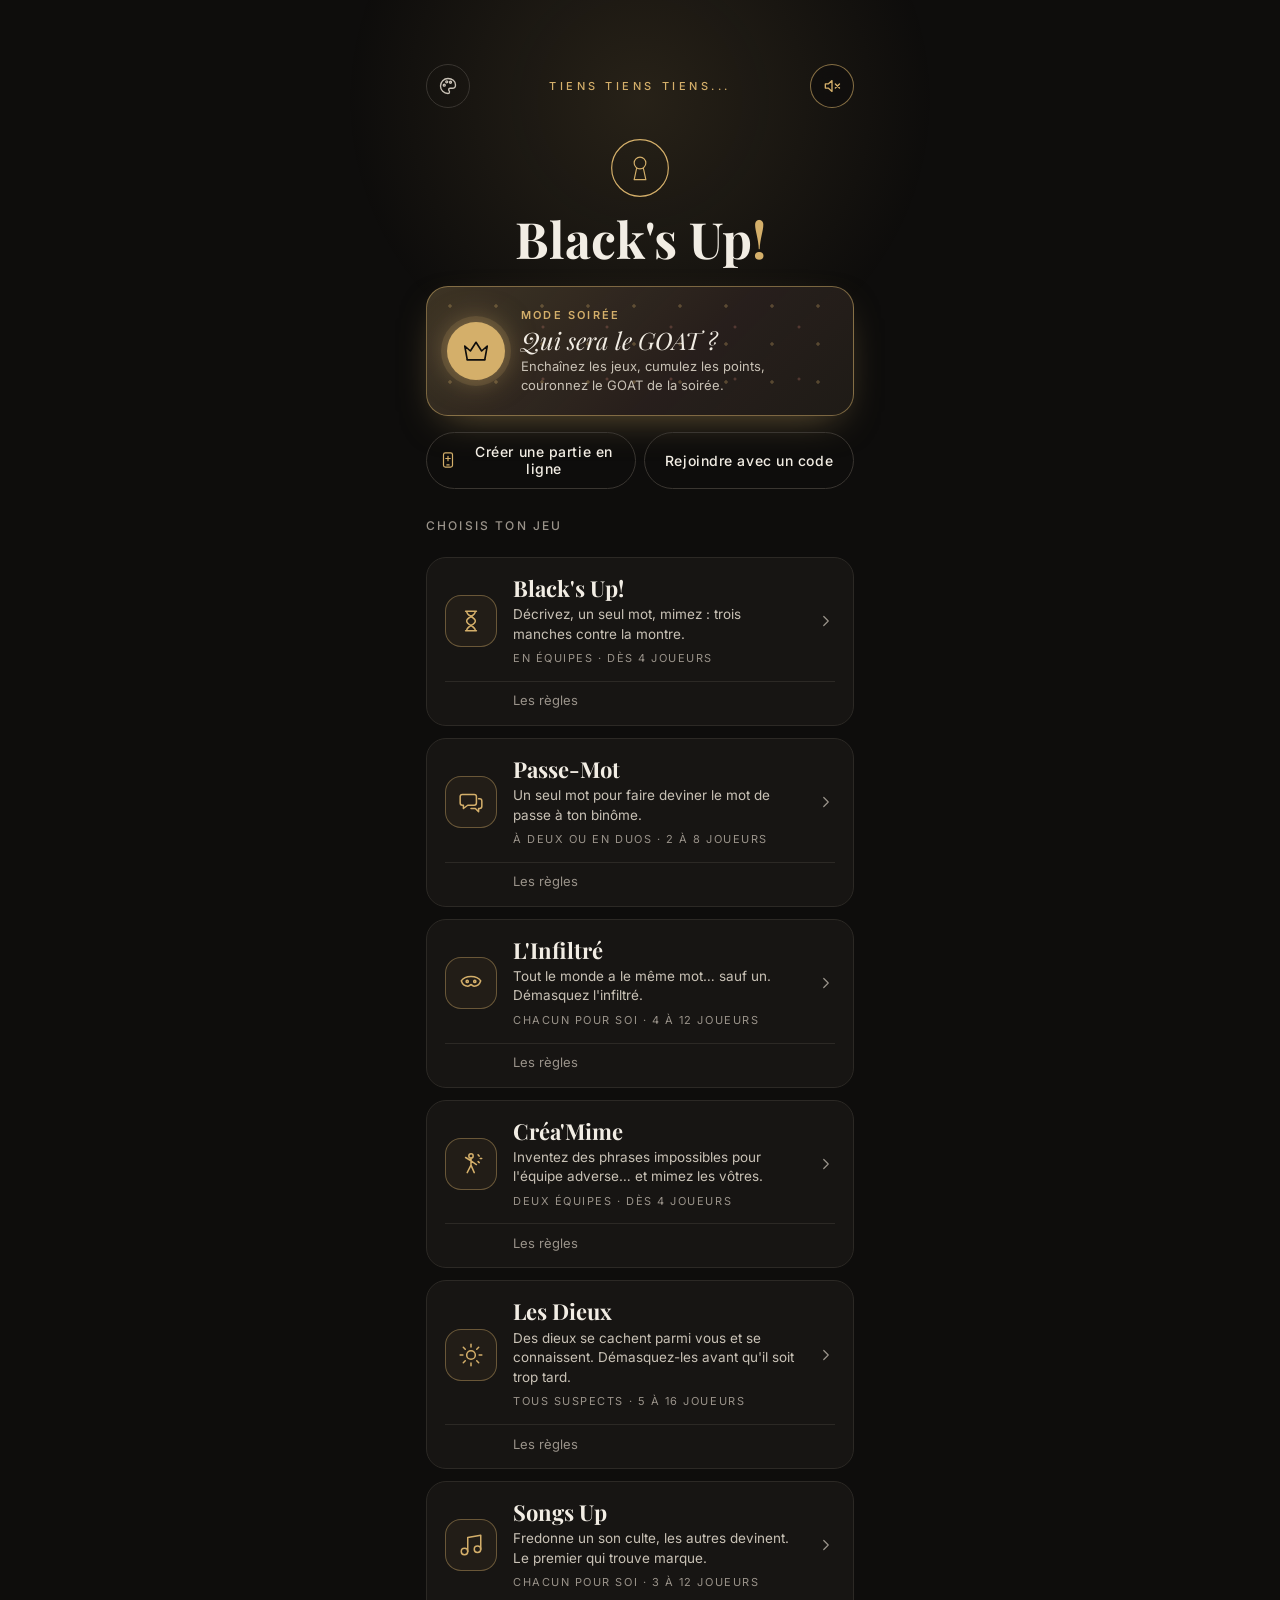
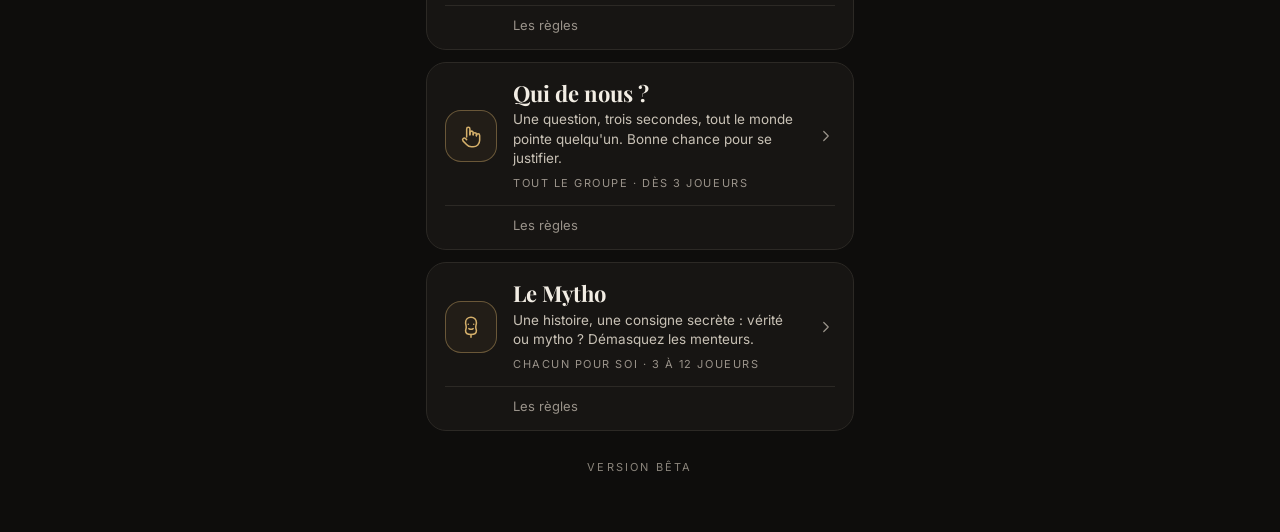
<file: index.html>
<!DOCTYPE html>
<html lang="fr">
<head>
    <meta charset="utf-8">
    <meta name="viewport" content="width=device-width, initial-scale=1.0, viewport-fit=cover">
    <meta name="description" content="Black's Up!, le jeu d'ambiance en trois manches : décrivez, un seul mot, mimez.">
    <meta name="theme-color" content="#0E0D0C" id="couleur-barre">
    <meta name="apple-mobile-web-app-capable" content="yes">
    <meta name="mobile-web-app-capable" content="yes">
    <meta name="apple-mobile-web-app-status-bar-style" content="black-translucent">
    <meta name="apple-mobile-web-app-title" content="Black's Up!">
    <link rel="manifest" href="manifest.json">
    <link rel="icon" href="icones/icone.svg" type="image/svg+xml">
    <link rel="icon" href="icones/favicon-32.png" type="image/png" sizes="32x32">
    <link rel="apple-touch-icon" href="icones/apple-touch-icon.png">
    <title>Black's Up!</title>
    <link rel="preconnect" href="https://fonts.googleapis.com">
    <link rel="preconnect" href="https://fonts.gstatic.com" crossorigin>
    <link href="https://fonts.googleapis.com/css2?family=Playfair+Display:ital,wght@0,500;0,700;1,500&family=Inter:wght@400;500;600&family=Bangers&family=Fredoka:wght@600;700&family=Anton&family=Archivo+Black&family=Bungee&display=swap" rel="stylesheet">
    <script>
        // Applique l'apparence choisie avant l'affichage (évite un flash de l'apparence par défaut)
        try {
            var apparence = localStorage.getItem("blacksup-apparence")
            if (apparence) document.documentElement.setAttribute("data-theme", apparence)
        } catch (e) {}
    </script>
    <link rel="stylesheet" href="styles.css?v=31">
    <script src="scripts/animations.js?v=31" defer></script>
    <script src="scripts/app.js?v=31" defer></script>
    <script src="scripts/sons.js?v=31" defer></script>
    <script src="scripts/mots.js?v=31" defer></script>
    <script src="scripts/mots-adultes.js?v=31" defer></script>
    <script src="scripts/jeu.js?v=31" defer></script>
    <script src="scripts/outils-joueurs.js?v=31" defer></script>
    <script src="scripts/passe-mot.js?v=31" defer></script>
    <script src="scripts/infiltre-paires.js?v=31" defer></script>
    <script src="scripts/infiltre.js?v=31" defer></script>
    <script src="scripts/crea-mime.js?v=31" defer></script>
    <script src="scripts/dieux.js?v=31" defer></script>
    <script src="scripts/songs.js?v=31" defer></script>
    <script src="scripts/songs-up.js?v=31" defer></script>
    <script src="scripts/qui-mytho-contenus.js?v=31" defer></script>
    <script src="scripts/qui-de-nous.js?v=31" defer></script>
    <script src="scripts/mytho.js?v=31" defer></script>
    <script src="scripts/soiree.js?v=31" defer></script>
    <script src="scripts/en-ligne.js?v=31" defer></script>
    <script src="scripts/apparence.js?v=31" defer></script>
    <script src="scripts/adulte.js?v=31" defer></script>
</head>
<body>
    <main class="app">

        <!-- 0. Accueil -->
        <section id="ecran-accueil" class="ecran actif accueil">
            <div class="barre-haut">
                <button type="button" class="btn-apparence" id="btn-apparence" aria-label="Changer l'apparence" aria-haspopup="dialog">
                    <svg width="20" height="20" viewBox="0 0 24 24" fill="none" stroke="currentColor" stroke-width="1.6" stroke-linecap="round" stroke-linejoin="round" aria-hidden="true"><path d="M12 3a9 9 0 1 0 0 18c1.1 0 1.8-.9 1.8-1.9 0-.5-.2-.9-.5-1.3-.3-.3-.5-.8-.5-1.3 0-1 .8-1.8 1.8-1.8H17a4 4 0 0 0 4-4c0-4.3-4-7.7-9-7.7z"></path><circle cx="7.5" cy="11" r="1.2"></circle><circle cx="10.5" cy="7" r="1.2"></circle><circle cx="15" cy="7.5" r="1.2"></circle></svg>
                </button>
                <p class="surtitre" id="accueil-surtitre">Tiens tiens tiens...</p>
                <div class="vide"></div>
            </div>
            <div class="pile-centre entete-accueil">
                <svg class="logo-serrure" width="60" height="60" viewBox="0 0 72 72" fill="none" aria-hidden="true">
                    <circle class="trace" cx="36" cy="36" r="34" stroke="#D4AF6A" stroke-width="1.4"></circle>
                    <circle class="trace t2" cx="36" cy="30" r="7" stroke="#D4AF6A" stroke-width="1.4"></circle>
                    <path class="trace t3" d="M32 36 L29 50 H43 L40 36" stroke="#D4AF6A" stroke-width="1.4" stroke-linejoin="round"></path>
                </svg>
                <h1 class="marque">Black's Up<span class="exclam">!</span></h1>
                <p class="badge-adulte"><b>18+</b> Mode adulte</p>
            </div>

            <button type="button" class="carte-soiree" id="carte-soiree">
                <span class="carte-soiree-fond" aria-hidden="true"></span>
                <span class="carte-soiree-icone" aria-hidden="true"><svg width="30" height="30" viewBox="0 0 24 24" fill="none" stroke="currentColor" stroke-width="1.3" stroke-linecap="round" stroke-linejoin="round" aria-hidden="true"><path d="M3 8l4.5 4L12 5l4.5 7L21 8l-2 11H5z"></path><path d="M5 19h14"></path></svg></span>
                <span class="carte-soiree-textes">
                    <span class="carte-soiree-sur" id="carte-soiree-sur">Mode soirée</span>
                    <span class="carte-soiree-titre" id="carte-soiree-titre">Qui sera le GOAT&#160;?</span>
                    <span class="carte-soiree-desc" id="carte-soiree-desc">Enchaînez les jeux, cumulez les points, couronnez le GOAT de la soirée.</span>
                </span>
            </button>
            <div class="duo-en-ligne">
                <button type="button" class="btn btn-contour btn-en-ligne" id="lien-creer-en-ligne">
                    <svg width="18" height="18" viewBox="0 0 24 24" fill="none" stroke="currentColor" stroke-width="1.6" stroke-linecap="round" stroke-linejoin="round" aria-hidden="true"><rect x="6" y="2.5" width="12" height="19" rx="2.5"></rect><path d="M10.5 18.5h3M12 7v6M9 10h6"></path></svg>
                    <span>Créer une partie en ligne</span>
                </button>
                <button type="button" class="btn btn-contour btn-en-ligne btn-rejoindre" id="lien-rejoindre">Rejoindre avec un code</button>
                <button type="button" class="lien-discret lien-fermer-en-ligne" id="lien-fermer-en-ligne" hidden>Fermer la partie en ligne</button>
            </div>
            <a href="#historique" class="lien-discret lien-historique" id="lien-historique" hidden>Historique des soirées</a>

            <p class="etiquette titre-section">Choisis ton jeu</p>

            <div class="liste-jeux">
                <article class="carte-jeu">
                    <a href="#jouer" class="carte-jeu-principal">
                        <span class="icone-jeu" aria-hidden="true">
                            <svg width="26" height="26" viewBox="0 0 24 24" fill="none" stroke="currentColor" stroke-width="1.4" stroke-linecap="round" stroke-linejoin="round"><path d="M7 3h10M7 21h10M8 3c0 5 8 5 8 9s-8 4-8 9M16 3c0 5-8 5-8 9s8 4 8 9"></path></svg>
                        </span>
                        <span class="textes-jeu">
                            <span class="nom-jeu">Black's Up!</span>
                            <span class="desc-jeu">Décrivez, un seul mot, mimez : trois manches contre la montre.</span>
                            <span class="meta-jeu">En équipes · dès 4 joueurs</span>
                        </span>
                        <svg class="chevron" width="18" height="18" viewBox="0 0 24 24" fill="none" stroke="currentColor" stroke-width="1.6" stroke-linecap="round" stroke-linejoin="round" aria-hidden="true"><path d="M9 6l6 6-6 6"></path></svg>
                    </a>
                    <a href="#regles" class="carte-jeu-regles">Les règles</a>
                </article>

                <article class="carte-jeu">
                    <a href="#passe-mot" class="carte-jeu-principal">
                        <span class="icone-jeu" aria-hidden="true">
                            <svg width="26" height="26" viewBox="0 0 24 24" fill="none" stroke="currentColor" stroke-width="1.4" stroke-linecap="round" stroke-linejoin="round"><path d="M4 5h11a2 2 0 0 1 2 2v6a2 2 0 0 1-2 2H9l-4 3v-3H4a2 2 0 0 1-2-2V7a2 2 0 0 1 2-2z"></path><path d="M19 9h1a2 2 0 0 1 2 2v5a2 2 0 0 1-2 2h-1v3l-3-3h-4"></path></svg>
                        </span>
                        <span class="textes-jeu">
                            <span class="nom-jeu">Passe-Mot</span>
                            <span class="desc-jeu">Un seul mot pour faire deviner le mot de passe à ton binôme.</span>
                            <span class="meta-jeu">À deux ou en duos · 2 à 8 joueurs</span>
                        </span>
                        <svg class="chevron" width="18" height="18" viewBox="0 0 24 24" fill="none" stroke="currentColor" stroke-width="1.6" stroke-linecap="round" stroke-linejoin="round" aria-hidden="true"><path d="M9 6l6 6-6 6"></path></svg>
                    </a>
                    <a href="#passe-mot-regles" class="carte-jeu-regles">Les règles</a>
                </article>

                <article class="carte-jeu">
                    <a href="#infiltre" class="carte-jeu-principal">
                        <span class="icone-jeu" aria-hidden="true">
                            <svg width="26" height="26" viewBox="0 0 24 24" fill="none" stroke="currentColor" stroke-width="1.4" stroke-linecap="round" stroke-linejoin="round"><path d="M3 10c2-3 5-4 9-4s7 1 9 4c-1 3-3 5-6 5-1.5 0-2-1.5-3-1.5S10.5 15 9 15c-3 0-5-2-6-5z"></path><circle cx="8.5" cy="10.5" r="1"></circle><circle cx="15.5" cy="10.5" r="1"></circle></svg>
                        </span>
                        <span class="textes-jeu">
                            <span class="nom-jeu">L'Infiltré</span>
                            <span class="desc-jeu">Tout le monde a le même mot… sauf un. Démasquez l'infiltré.</span>
                            <span class="meta-jeu">Chacun pour soi · 4 à 12 joueurs</span>
                        </span>
                        <svg class="chevron" width="18" height="18" viewBox="0 0 24 24" fill="none" stroke="currentColor" stroke-width="1.6" stroke-linecap="round" stroke-linejoin="round" aria-hidden="true"><path d="M9 6l6 6-6 6"></path></svg>
                    </a>
                    <a href="#infiltre-regles" class="carte-jeu-regles">Les règles</a>
                </article>

                <article class="carte-jeu">
                    <a href="#crea-mime" class="carte-jeu-principal">
                        <span class="icone-jeu" aria-hidden="true">
                            <svg width="26" height="26" viewBox="0 0 24 24" fill="none" stroke="currentColor" stroke-width="1.4" stroke-linecap="round" stroke-linejoin="round"><circle cx="12" cy="4.5" r="2"></circle><path d="M12 7v6M12 9l-5-3M12 9l5 3.5M12 13l-3.5 7M12 13l3 7"></path><path d="M18.5 3.5l1 1.2M20.5 7h1.4M18.6 9.8l1 .9"></path></svg>
                        </span>
                        <span class="textes-jeu">
                            <span class="nom-jeu">Créa'Mime</span>
                            <span class="desc-jeu">Inventez des phrases impossibles pour l'équipe adverse… et mimez les vôtres.</span>
                            <span class="meta-jeu">Deux équipes · dès 4 joueurs</span>
                        </span>
                        <svg class="chevron" width="18" height="18" viewBox="0 0 24 24" fill="none" stroke="currentColor" stroke-width="1.6" stroke-linecap="round" stroke-linejoin="round" aria-hidden="true"><path d="M9 6l6 6-6 6"></path></svg>
                    </a>
                    <a href="#crea-mime-regles" class="carte-jeu-regles">Les règles</a>
                </article>

                <article class="carte-jeu">
                    <a href="#dieux" class="carte-jeu-principal">
                        <span class="icone-jeu" aria-hidden="true"><svg width="26" height="26" viewBox="0 0 24 24" fill="none" stroke="currentColor" stroke-width="1.4" stroke-linecap="round" stroke-linejoin="round"><circle cx="12" cy="12" r="4"></circle><path d="M12 2v2.5M12 19.5V22M2 12h2.5M19.5 12H22M4.9 4.9l1.8 1.8M17.3 17.3l1.8 1.8M4.9 19.1l1.8-1.8M17.3 6.7l1.8-1.8"></path></svg></span>
                        <span class="textes-jeu">
                            <span class="nom-jeu">Les Dieux</span>
                            <span class="desc-jeu">Des dieux se cachent parmi vous et se connaissent. Démasquez-les avant qu'il soit trop tard.</span>
                            <span class="meta-jeu">Tous suspects · 5 à 16 joueurs</span>
                        </span>
                        <svg class="chevron" width="18" height="18" viewBox="0 0 24 24" fill="none" stroke="currentColor" stroke-width="1.6" stroke-linecap="round" stroke-linejoin="round" aria-hidden="true"><path d="M9 6l6 6-6 6"></path></svg>
                    </a>
                    <a href="#dieux-regles" class="carte-jeu-regles">Les règles</a>
                </article>

                <article class="carte-jeu">
                    <a href="#songs-up" class="carte-jeu-principal">
                        <span class="icone-jeu" aria-hidden="true"><svg width="26" height="26" viewBox="0 0 24 24" fill="none" stroke="currentColor" stroke-width="1.4" stroke-linecap="round" stroke-linejoin="round"><path d="M9 18V5l12-2v13"></path><circle cx="6" cy="18" r="3"></circle><circle cx="18" cy="16" r="3"></circle></svg></span>
                        <span class="textes-jeu">
                            <span class="nom-jeu">Songs Up</span>
                            <span class="desc-jeu">Fredonne un son culte, les autres devinent. Le premier qui trouve marque.</span>
                            <span class="meta-jeu">Chacun pour soi · 3 à 12 joueurs</span>
                        </span>
                        <svg class="chevron" width="18" height="18" viewBox="0 0 24 24" fill="none" stroke="currentColor" stroke-width="1.6" stroke-linecap="round" stroke-linejoin="round" aria-hidden="true"><path d="M9 6l6 6-6 6"></path></svg>
                    </a>
                    <a href="#songs-up-regles" class="carte-jeu-regles">Les règles</a>
                </article>

                <article class="carte-jeu">
                    <a href="#qui-de-nous" class="carte-jeu-principal">
                        <span class="icone-jeu" aria-hidden="true"><svg width="26" height="26" viewBox="0 0 24 24" fill="none" stroke="currentColor" stroke-width="1.4" stroke-linecap="round" stroke-linejoin="round"><path d="M8 13V5.5a1.5 1.5 0 0 1 3 0V11"></path><path d="M11 10.5V9a1.5 1.5 0 0 1 3 0v2"></path><path d="M14 10.5a1.5 1.5 0 0 1 3 0V12"></path><path d="M17 11.5a1.5 1.5 0 0 1 3 0V16a6 6 0 0 1-6 6h-1.5a6 6 0 0 1-4.6-2.1L4.6 16.5a1.6 1.6 0 0 1 2.3-2.2L8 15.5"></path></svg></span>
                        <span class="textes-jeu">
                            <span class="nom-jeu">Qui de nous ?</span>
                            <span class="desc-jeu">Une question, trois secondes, tout le monde pointe quelqu'un. Bonne chance pour se justifier.</span>
                            <span class="meta-jeu">Tout le groupe · dès 3 joueurs</span>
                        </span>
                        <svg class="chevron" width="18" height="18" viewBox="0 0 24 24" fill="none" stroke="currentColor" stroke-width="1.6" stroke-linecap="round" stroke-linejoin="round" aria-hidden="true"><path d="M9 6l6 6-6 6"></path></svg>
                    </a>
                    <a href="#qui-de-nous-regles" class="carte-jeu-regles">Les règles</a>
                </article>

                <article class="carte-jeu">
                    <a href="#mytho" class="carte-jeu-principal">
                        <span class="icone-jeu" aria-hidden="true"><svg width="26" height="26" viewBox="0 0 24 24" fill="none" stroke="currentColor" stroke-width="1.4" stroke-linecap="round" stroke-linejoin="round"><path d="M12 3c-3 0-5 2.2-5 5 0 1.6.6 2.6.6 4.2 0 1.3-.6 2.3-.6 3.3 0 2.2 2.1 3.5 5 3.5s5-1.3 5-3.5c0-1-.6-2-.6-3.3 0-1.6.6-2.6.6-4.2 0-2.8-2-5-5-5z"></path><path d="M12 19v2.5M9.5 9.5h.01M14.5 9.5h.01M10 13.5c1.2.8 2.8.8 4 0"></path></svg></span>
                        <span class="textes-jeu">
                            <span class="nom-jeu">Le Mytho</span>
                            <span class="desc-jeu">Une histoire, une consigne secrète : vérité ou mytho ? Démasquez les menteurs.</span>
                            <span class="meta-jeu">Chacun pour soi · 3 à 12 joueurs</span>
                        </span>
                        <svg class="chevron" width="18" height="18" viewBox="0 0 24 24" fill="none" stroke="currentColor" stroke-width="1.6" stroke-linecap="round" stroke-linejoin="round" aria-hidden="true"><path d="M9 6l6 6-6 6"></path></svg>
                    </a>
                    <a href="#mytho-regles" class="carte-jeu-regles">Les règles</a>
                </article>
            </div>

            <button id="quitter-adulte" class="btn btn-contour bouton-adulte" type="button">Quitter le mode adulte</button>
            <p class="version">Version bêta</p>
        </section>

        <!-- Règles -->
        <section id="ecran-regles" class="ecran" style="gap: 22px">
            <div class="barre-haut">
                <a href="#" class="btn-rond" aria-label="Retour à l'accueil">
                    <svg width="18" height="18" viewBox="0 0 24 24" fill="none" stroke="currentColor" stroke-width="1.6" stroke-linecap="round" stroke-linejoin="round" aria-hidden="true"><path d="M15 18l-6-6 6-6"></path></svg>
                </a>
                <p class="surtitre">Le règlement</p>
                <div class="vide"></div>
            </div>

            <div style="display: flex; flex-direction: column; gap: 10px">
                <h1 class="titre">Trois manches,<br><em>les mêmes mots.</em></h1>
                <p class="texte-doux">Les équipes jouent chacune leur tour. Le joueur qui fait deviner a un temps limité pour faire trouver un maximum de mots à son équipe. Chaque mot trouvé rapporte un point.</p>
            </div>

            <div class="liste-regles">
                <article class="regle">
                    <p class="chiffre">I</p>
                    <div>
                        <h2>Décrivez</h2>
                        <p>Le joueur peut dire tout ce qu'il veut, mais il ne peut pas&#160;:</p>
                        <ul>
                            <li>passer un mot qui ne lui plaît pas&#160;;</li>
                            <li>dire un mot de la même famille&#160;;</li>
                            <li>dire un mot qui sonne pareil&#160;;</li>
                            <li>traduire le mot dans une autre langue&#160;;</li>
                            <li>épeler des lettres.</li>
                        </ul>
                        <p style="margin-top: 8px">Son équipe peut faire autant de propositions qu'elle veut.</p>
                    </div>
                </article>

                <article class="regle">
                    <p class="chiffre">II</p>
                    <div>
                        <h2>Un seul mot</h2>
                        <p>Mêmes règles, mais le joueur ne dit qu'un seul mot pour faire deviner, et son équipe n'a droit qu'à une seule proposition.</p>
                    </div>
                </article>

                <article class="regle">
                    <p class="chiffre">III</p>
                    <div>
                        <h2>Mimez</h2>
                        <p>Plus le droit de parler&#160;: on mime, on fredonne, on fait des bruitages.</p>
                    </div>
                </article>

                <article class="regle">
                    <p class="chiffre">
                        <svg width="26" height="26" viewBox="0 0 24 24" fill="none" stroke="#D4AF6A" stroke-width="1.5" stroke-linecap="round" aria-hidden="true"><circle cx="12" cy="12" r="9"></circle><path d="M12 7v5l3 2"></path></svg>
                    </p>
                    <div>
                        <h2>Pendant un tour</h2>
                        <p>Mot trouvé&#160;: appuyez sur «&#160;Trouvé&#160;». Règle enfreinte&#160;: appuyez sur «&#160;Erreur&#160;», le tour s'arrête aussitôt. À la fin du tour, vérifiez la liste des mots trouvés et décochez ceux qui ne comptent pas&#160;: ils retournent dans le chapeau.</p>
                        <p style="margin-top: 8px">Quand tous les mots sont trouvés, on passe à la manche suivante. Après la troisième, l'équipe qui a le plus de points gagne.</p>
                    </div>
                </article>
            </div>

            <a href="#jouer" class="btn btn-or">Compris, on joue</a>
        </section>


        <!-- 1. Paramètres -->
        <section id="ecran-parametres" class="ecran">
            <div class="barre-haut">
                <a href="#" class="btn-rond" aria-label="Retour à l'accueil">
                    <svg width="18" height="18" viewBox="0 0 24 24" fill="none" stroke="currentColor" stroke-width="1.6" stroke-linecap="round" stroke-linejoin="round" aria-hidden="true"><path d="M15 18l-6-6 6-6"></path></svg>
                </a>
                <p class="surtitre">Préparatifs</p>
                <div class="vide"></div>
            </div>

            <h1 class="titre">Déclinez votre identité</h1>

            <fieldset class="champ groupe">
                <legend class="etiquette">Les équipes</legend>
                <div id="liste-equipes" class="liste-equipes"></div>
                <button id="btn-ajouter-equipe" class="btn-ajouter" type="button">
                    <svg width="16" height="16" viewBox="0 0 24 24" fill="none" stroke="currentColor" stroke-width="1.8" stroke-linecap="round" aria-hidden="true"><path d="M12 5v14M5 12h14"></path></svg>
                    Ajouter une équipe
                </button>
                <label class="interrupteur" for="interrupteur-joueurs">
                    <span class="interrupteur-texte">
                        <span>Noter les prénoms des joueurs</span>
                        <small>Le jeu annonce qui doit jouer, chacun son tour</small>
                    </span>
                    <input type="checkbox" id="interrupteur-joueurs" role="switch">
                    <span class="interrupteur-curseur" aria-hidden="true"></span>
                </label>
            </fieldset>

            <fieldset class="champ groupe">
                <legend class="etiquette">Nombre de mots</legend>
                <div class="choix c6">
                    <input type="radio" name="nbmots" value="40" id="m40" checked><label for="m40">40</label>
                    <input type="radio" name="nbmots" value="50" id="m50"><label for="m50">50</label>
                    <input type="radio" name="nbmots" value="60" id="m60"><label for="m60">60</label>
                    <input type="radio" name="nbmots" value="70" id="m70"><label for="m70">70</label>
                    <input type="radio" name="nbmots" value="80" id="m80"><label for="m80">80</label>
                    <input type="radio" name="nbmots" value="perso" id="m-perso"><label for="m-perso" class="perso">Perso</label>
                </div>
                <div class="zone-perso" id="zone-mots">
                    <div class="zone-perso-interieur">
                        <div class="reglage">
                            <button type="button" class="petit-btn" data-pas="-5" data-cible="mots" aria-label="5 mots de moins">
                                <svg width="18" height="18" viewBox="0 0 24 24" fill="none" stroke="currentColor" stroke-width="1.8" stroke-linecap="round" aria-hidden="true"><path d="M5 12h14"></path></svg>
                            </button>
                            <p class="valeur" aria-live="polite"><b id="valeur-mots">100</b><span>mots</span></p>
                            <button type="button" class="petit-btn" data-pas="5" data-cible="mots" aria-label="5 mots de plus">
                                <svg width="18" height="18" viewBox="0 0 24 24" fill="none" stroke="currentColor" stroke-width="1.8" stroke-linecap="round" aria-hidden="true"><path d="M12 5v14M5 12h14"></path></svg>
                            </button>
                        </div>
                        <input type="range" id="reglette-mots" class="reglette" min="10" max="500" step="5" value="100" aria-label="Nombre de mots">
                    </div>
                </div>
            </fieldset>

            <fieldset class="champ groupe">
                <legend class="etiquette">Durée d'un tour</legend>
                <div class="choix c5">
                    <input type="radio" name="temps" value="30" id="t30" checked><label for="t30">30 s</label>
                    <input type="radio" name="temps" value="40" id="t40"><label for="t40">40 s</label>
                    <input type="radio" name="temps" value="50" id="t50"><label for="t50">50 s</label>
                    <input type="radio" name="temps" value="60" id="t60"><label for="t60">60 s</label>
                    <input type="radio" name="temps" value="perso" id="t-perso"><label for="t-perso" class="perso">Perso</label>
                </div>
                <div class="zone-perso" id="zone-temps">
                    <div class="zone-perso-interieur">
                        <div class="reglage">
                            <button type="button" class="petit-btn" data-pas="-5" data-cible="temps" aria-label="5 secondes de moins">
                                <svg width="18" height="18" viewBox="0 0 24 24" fill="none" stroke="currentColor" stroke-width="1.8" stroke-linecap="round" aria-hidden="true"><path d="M5 12h14"></path></svg>
                            </button>
                            <p class="valeur" aria-live="polite"><b id="valeur-temps">1 min 30</b></p>
                            <button type="button" class="petit-btn" data-pas="5" data-cible="temps" aria-label="5 secondes de plus">
                                <svg width="18" height="18" viewBox="0 0 24 24" fill="none" stroke="currentColor" stroke-width="1.8" stroke-linecap="round" aria-hidden="true"><path d="M12 5v14M5 12h14"></path></svg>
                            </button>
                        </div>
                        <input type="range" id="reglette-temps" class="reglette" min="10" max="120" step="5" value="90" aria-label="Durée d'un tour en secondes">
                    </div>
                </div>
            </fieldset>

            <p class="estimation" id="estimation">
                <svg width="14" height="14" viewBox="0 0 24 24" fill="none" stroke="currentColor" stroke-width="1.6" stroke-linecap="round" aria-hidden="true"><circle cx="12" cy="12" r="9"></circle><path d="M12 7v5l3 2"></path></svg>
                <span id="estimation-texte"></span>
            </p>

            <div class="pousse"></div>
            <button id="btn-lancer" class="btn btn-or" type="button" data-son="lancer">Lancer la partie</button>
        </section>

        <!-- 2. À vous de jouer -->
        <section id="ecran-intro" class="ecran centre">
            <div class="progression" aria-hidden="true"><span></span><span></span><span></span></div>

            <div class="pile-centre" style="gap: 18px">
                <p class="surtitre" id="intro-numero">Manche 1</p>
                <h1 class="nom-manche" id="intro-nom">Décrivez</h1>
                <p class="consigne" id="intro-consigne"></p>
                <div class="filet gris" style="margin: 16px 0"></div>
                <p class="etiquette">Au tour de</p>
                <p class="nom-equipe" id="intro-equipe"></p>
                <p class="sous-equipe" id="intro-sous-equipe" hidden></p>
            </div>

            <div class="pile">
                <button id="btn-go" class="btn btn-or btn-grand" type="button" data-son="lancer">C'est parti</button>
                <p class="info-bas" id="intro-info"></p>
                <p class="info-bas ensuite" id="intro-ensuite"></p>
            </div>
        </section>

        <!-- 3. Le tour -->
        <section id="ecran-tour" class="ecran centre" style="gap: 22px">
            <div class="entete-tour">
                <span class="place-pause" aria-hidden="true"></span>
                <div class="entete-textes">
                    <p class="etiquette" id="tour-equipe"></p>
                    <p class="surtitre" id="tour-manche"></p>
                </div>
            </div>

            <div class="chrono" id="chrono" role="timer" aria-live="off">
                <div class="lueur"></div>
                <svg width="168" height="168" viewBox="0 0 168 168" aria-hidden="true">
                    <circle class="piste" cx="84" cy="84" r="78"></circle>
                    <circle class="anneau" id="anneau" cx="84" cy="84" r="78"></circle>
                </svg>
                <div class="centre-chrono">
                    <p class="secondes" id="secondes">30</p>
                    <p class="unite">secondes</p>
                </div>
            </div>

            <div class="carte-mot" id="carte-mot">
                <p class="etiquette">Faites deviner</p>
                <p class="mot" id="mot" aria-live="polite"></p>
                <p class="indice-revoir" aria-hidden="true"><svg width="18" height="18" viewBox="0 0 24 24" fill="none" stroke="currentColor" stroke-width="1.6" stroke-linecap="round" stroke-linejoin="round" aria-hidden="true"><path d="M2 12s3.5-7 10-7 10 7 10 7-3.5 7-10 7S2 12 2 12z"></path><circle cx="12" cy="12" r="3"></circle></svg> Maintenir pour revoir</p>
            </div>

            <p class="compteur"><b id="nb-trouves">0</b> <span id="nb-trouves-texte">mot trouvé</span> ce tour</p>
            <p class="combo" id="combo" aria-live="polite"></p>

            <div class="actions-tour">
                <button id="btn-erreur" class="btn btn-erreur btn-grand" type="button" data-son="aucun">
                    <svg width="16" height="16" viewBox="0 0 24 24" fill="none" stroke="currentColor" stroke-width="2" stroke-linecap="round" aria-hidden="true"><path d="M6 6l12 12M18 6L6 18"></path></svg>
                    Erreur
                </button>
                <button id="btn-trouve" class="btn btn-or btn-grand" type="button" data-son="aucun">
                    <svg width="18" height="18" viewBox="0 0 24 24" fill="none" stroke="currentColor" stroke-width="2.2" stroke-linecap="round" stroke-linejoin="round" aria-hidden="true"><path d="M5 12.5l4.5 4.5L19 7.5"></path></svg>
                    Trouvé
                </button>
            </div>
        </section>

        <!-- 4. Vérification -->
        <section id="ecran-verif" class="ecran" style="gap: 24px">
            <div style="display: flex; flex-direction: column; gap: 10px">
                <p class="surtitre" id="verif-raison">Temps écoulé</p>
                <h1 class="titre" id="verif-titre"></h1>
                <p class="texte-doux">Décochez un mot s'il ne compte pas&#160;: il retournera dans le chapeau.</p>
            </div>

            <div class="liste-mots" id="liste-mots"></div>

            <div class="pousse"></div>
            <div class="resume"><span>Mots restants dans le chapeau</span><b id="restants">0</b></div>
            <button id="btn-valider-tour" class="btn btn-or" type="button">Équipe suivante</button>
        </section>

        <!-- 5. Scores (fin de manche et fin de partie) -->
        <section id="ecran-score" class="ecran centre">
            <p class="surtitre" id="score-surtitre">Fin de manche</p>

            <div class="pile-centre" style="gap: 10px">
                <svg class="trophee" id="trophee" width="44" height="44" viewBox="0 0 24 24" fill="none" stroke="#D4AF6A" stroke-width="1.2" stroke-linecap="round" stroke-linejoin="round" aria-hidden="true">
                    <path d="M8 21h8M12 17v4M7 4h10v5a5 5 0 0 1-10 0V4z"></path>
                    <path d="M7 6H4a3 3 0 0 0 3 4M17 6h3a3 3 0 0 1-3 4"></path>
                </svg>
                <h1 class="nom-equipe" id="score-titre" style="font-size: clamp(32px, 11vw, 44px)"></h1>
                <p class="texte-doux" id="score-sous-titre" style="font-size: 15px; color: var(--texte-2)"></p>
            </div>

            <ol class="classement" id="classement" aria-label="Classement des équipes"></ol>

            <div class="pousse"></div>
            <div class="pile">
                <button id="btn-manche-suivante" class="btn btn-or" type="button">Manche suivante</button>
                <button id="btn-rejouer" class="btn btn-or" type="button" hidden>Rejouer</button>
                <a id="lien-accueil" href="#" class="btn btn-contour" hidden>Retour à l'accueil</a>
            </div>
        </section>


        <!-- ===================== PASSE-MOT ===================== -->

        <!-- Passe-Mot : règles -->
        <section id="ecran-pm-regles" class="ecran" style="gap: 22px">
            <div class="barre-haut">
                <a href="#" class="btn-rond" aria-label="Retour à l'accueil">
                    <svg width="18" height="18" viewBox="0 0 24 24" fill="none" stroke="currentColor" stroke-width="1.6" stroke-linecap="round" stroke-linejoin="round" aria-hidden="true"><path d="M15 18l-6-6 6-6"></path></svg>
                </a>
                <p class="surtitre">Passe-Mot</p>
                <div class="vide"></div>
            </div>
            <div style="display: flex; flex-direction: column; gap: 10px">
                <h1 class="titre">Un mot,<br><em>et un seul.</em></h1>
                <p class="texte-doux">Dans chaque duo, l'un fait deviner, l'autre devine. Les rôles s'inversent à chaque nouveau mot. On peut jouer <b>à deux</b>, ensemble contre le score, ou <b>duos contre duos</b>.</p>
            </div>
            <div class="liste-regles">
                <article class="regle">
                    <p class="chiffre">I</p>
                    <div>
                        <h2>Le mot de passe</h2>
                        <p>Ceux qui font deviner (un par duo) maintiennent le doigt sur l'écran pour découvrir le mot en secret. Les autres ferment les yeux.</p>
                    </div>
                </article>
                <article class="regle">
                    <p class="chiffre">II</p>
                    <div>
                        <h2>Un indice, une réponse</h2>
                        <p>Chacun son tour, un duo donne <b>un seul mot</b> comme indice, et son partenaire a <b>une seule proposition</b>. Pas de geste, pas de mot de la même famille. 10 secondes pour se décider.</p>
                    </div>
                </article>
                <article class="regle">
                    <p class="chiffre">III</p>
                    <div>
                        <h2>Les points</h2>
                        <p>Trouvé au 1<sup>er</sup> indice : 5 points. Puis 4, 3, 2, 1. Après 5 indices sans succès, le mot est révélé et personne ne marque. Le duo qui a le plus de points à la fin gagne. À deux, on vise le meilleur score possible et on essaie de battre son record.</p>
                    </div>
                </article>
            </div>
            <a href="#passe-mot" class="btn btn-or">Compris, on joue</a>
        </section>

        <!-- Passe-Mot : préparation -->
        <section id="ecran-pm-config" class="ecran">
            <div class="barre-haut">
                <a href="#" class="btn-rond" aria-label="Retour à l'accueil">
                    <svg width="18" height="18" viewBox="0 0 24 24" fill="none" stroke="currentColor" stroke-width="1.6" stroke-linecap="round" stroke-linejoin="round" aria-hidden="true"><path d="M15 18l-6-6 6-6"></path></svg>
                </a>
                <p class="surtitre">Passe-Mot</p>
                <div class="vide"></div>
            </div>

            <h1 class="titre" id="pm-config-titre">Formez vos duos</h1>

            <fieldset class="champ groupe">
                <legend class="etiquette">Mode de jeu</legend>
                <div class="choix c2">
                    <input type="radio" name="pm-mode" value="coop" id="pm-mode-coop"><label for="pm-mode-coop">À deux</label>
                    <input type="radio" name="pm-mode" value="versus" id="pm-mode-versus" checked><label for="pm-mode-versus">Duos contre duos</label>
                </div>
                <p class="aide-champ" id="pm-mode-aide"></p>
            </fieldset>

            <fieldset class="champ groupe">
                <legend class="etiquette" id="pm-duos-legende">Les duos</legend>
                <div id="pm-liste-duos" class="liste-equipes"></div>
                <button id="pm-ajouter-duo" class="btn-ajouter" type="button">
                    <svg width="16" height="16" viewBox="0 0 24 24" fill="none" stroke="currentColor" stroke-width="1.8" stroke-linecap="round" aria-hidden="true"><path d="M12 5v14M5 12h14"></path></svg>
                    Ajouter un duo
                </button>
            </fieldset>

            <fieldset class="champ groupe">
                <legend class="etiquette">Nombre de mots</legend>
                <div class="choix c4">
                    <input type="radio" name="pm-mots" value="5" id="pm5"><label for="pm5">5</label>
                    <input type="radio" name="pm-mots" value="10" id="pm10" checked><label for="pm10">10</label>
                    <input type="radio" name="pm-mots" value="15" id="pm15"><label for="pm15">15</label>
                    <input type="radio" name="pm-mots" value="20" id="pm20"><label for="pm20">20</label>
                </div>
            </fieldset>

            <a href="#passe-mot-regles" class="lien-discret">Revoir les règles</a>
            <div class="pousse"></div>
            <button id="pm-lancer" class="btn btn-or" type="button" data-son="lancer">Lancer la partie</button>
        </section>

        <!-- Passe-Mot : révélation du mot -->
        <section id="ecran-pm-revelation" class="ecran centre">
            <p class="surtitre" id="pm-rev-numero">Mot 1 sur 10</p>
            <div class="pile-centre" style="gap: 14px">
                <p class="etiquette" id="pm-rev-etiquette">Font deviner</p>
                <div class="pm-donneurs" id="pm-rev-donneurs"></div>
                <p class="consigne" id="pm-rev-consigne">Les autres, <b>fermez les yeux</b>&#160;!</p>
            </div>
            <button type="button" class="carte-secrete" id="pm-carte-secrete" data-son="aucun" aria-label="Maintenir appuyé pour voir le mot">
                <span class="carte-secrete-cache">
                    <svg width="30" height="30" viewBox="0 0 24 24" fill="none" stroke="currentColor" stroke-width="1.4" stroke-linecap="round" stroke-linejoin="round" aria-hidden="true"><path d="M2 12s3.5-7 10-7 10 7 10 7-3.5 7-10 7S2 12 2 12z"></path><circle cx="12" cy="12" r="3"></circle></svg>
                    <span>Maintenir pour voir le mot</span>
                </span>
                <span class="carte-secrete-mot" id="pm-mot"></span>
            </button>
            <button id="pm-prets" class="btn btn-or btn-grand" type="button" data-son="lancer">On a vu, c'est parti</button>
        </section>

        <!-- Passe-Mot : le duel -->
        <section id="ecran-pm-duel" class="ecran centre" style="gap: 22px">
            <div class="entete-tour">
                <p class="etiquette" id="pm-duel-numero">Mot 1 / 10</p>
                <p class="surtitre" id="pm-duel-points">5 points</p>
            </div>

            <div class="pm-indices" id="pm-indices" aria-label="Indices utilisés"></div>

            <div class="pile-centre" style="gap: 10px">
                <p class="etiquette">Indice <span id="pm-num-indice">1</span> · au tour de</p>
                <p class="nom-equipe" id="pm-duel-duo"></p>
                <p class="sous-equipe" id="pm-duel-roles"></p>
            </div>

            <div class="jauge" aria-hidden="true"><div class="jauge-remplie" id="pm-jauge"></div></div>

            <button type="button" class="revoir-mot" id="pm-revoir" data-son="aucun">
                <span class="revoir-cache">Maintenir pour revoir le mot</span>
                <span class="revoir-mot-texte" id="pm-revoir-mot"></span>
            </button>

            <div class="pousse"></div>
            <div class="actions-tour">
                <button id="pm-rate" class="btn btn-erreur btn-grand" type="button" data-son="aucun">
                    <svg width="16" height="16" viewBox="0 0 24 24" fill="none" stroke="currentColor" stroke-width="2" stroke-linecap="round" aria-hidden="true"><path d="M6 6l12 12M18 6L6 18"></path></svg>
                    Raté
                </button>
                <button id="pm-trouve" class="btn btn-or btn-grand" type="button" data-son="aucun">
                    <svg width="18" height="18" viewBox="0 0 24 24" fill="none" stroke="currentColor" stroke-width="2.2" stroke-linecap="round" stroke-linejoin="round" aria-hidden="true"><path d="M5 12.5l4.5 4.5L19 7.5"></path></svg>
                    Trouvé
                </button>
            </div>
        </section>

        <!-- Passe-Mot : résultat d'un mot -->
        <section id="ecran-pm-resultat" class="ecran centre">
            <p class="surtitre" id="pm-res-surtitre">Trouvé</p>
            <div class="pile-centre" style="gap: 14px">
                <p class="etiquette">Le mot de passe était</p>
                <p class="mot pm-mot-revele" id="pm-res-mot"></p>
                <p class="pm-res-gain" id="pm-res-gain"></p>
            </div>
            <ol class="classement" id="pm-res-classement" aria-label="Scores"></ol>
            <div class="pousse"></div>
            <button id="pm-suivant" class="btn btn-or" type="button">Mot suivant</button>
        </section>

        <!-- Passe-Mot : fin de partie -->
        <section id="ecran-pm-fin" class="ecran centre">
            <p class="surtitre">Fin de partie</p>
            <div class="pile-centre" style="gap: 10px">
                <svg class="trophee" width="44" height="44" viewBox="0 0 24 24" fill="none" stroke="#D4AF6A" stroke-width="1.2" stroke-linecap="round" stroke-linejoin="round" aria-hidden="true">
                    <path d="M8 21h8M12 17v4M7 4h10v5a5 5 0 0 1-10 0V4z"></path>
                    <path d="M7 6H4a3 3 0 0 0 3 4M17 6h3a3 3 0 0 1-3 4"></path>
                </svg>
                <h1 class="nom-equipe" id="pm-fin-titre" style="font-size: clamp(30px, 10vw, 42px)"></h1>
                <p class="texte-doux" id="pm-fin-sous-titre" style="font-size: 15px; color: var(--texte-2)"></p>
            </div>
            <ol class="classement" id="pm-fin-classement" aria-label="Classement des duos"></ol>
            <div class="pousse"></div>
            <div class="pile">
                <button id="pm-rejouer" class="btn btn-or" type="button">Rejouer</button>
                <a href="#" class="btn btn-contour">Retour à l'accueil</a>
            </div>
        </section>


        <!-- ===================== L'INFILTRÉ ===================== -->

        <!-- L'Infiltré : règles -->
        <section id="ecran-inf-regles" class="ecran" style="gap: 22px">
            <div class="barre-haut">
                <a href="#" class="btn-rond" aria-label="Retour à l'accueil">
                    <svg width="18" height="18" viewBox="0 0 24 24" fill="none" stroke="currentColor" stroke-width="1.6" stroke-linecap="round" stroke-linejoin="round" aria-hidden="true"><path d="M15 18l-6-6 6-6"></path></svg>
                </a>
                <p class="surtitre">L'Infiltré</p>
                <div class="vide"></div>
            </div>
            <div style="display: flex; flex-direction: column; gap: 10px">
                <h1 class="titre">Tout le monde a le même mot…<br><em>sauf un.</em></h1>
                <p class="texte-doux">Chacun reçoit un mot en secret. Les civils ont tous le même. Les infiltrés ont un mot proche, mais différent. Et personne ne sait qui est qui.</p>
            </div>
            <div class="liste-regles">
                <article class="regle">
                    <p class="chiffre">I</p>
                    <div>
                        <h2>Les rôles</h2>
                        <ul>
                            <li><b>Civils</b> : la majorité, tous le même mot.</li>
                            <li><b>Infiltrés</b> : un mot proche. Ils ne savent pas qu'ils sont infiltrés&#160;!</li>
                            <li><b>Mister White</b> (en option) : aucun mot. Il doit bluffer.</li>
                        </ul>
                    </div>
                </article>
                <article class="regle">
                    <p class="chiffre">II</p>
                    <div>
                        <h2>Un tour</h2>
                        <p>Chacun son tour, chaque joueur dit <b>un mot</b> pour décrire le sien, sans être trop précis. Puis on débat, et le groupe vote pour éliminer un suspect. Son rôle est révélé.</p>
                    </div>
                </article>
                <article class="regle">
                    <p class="chiffre">III</p>
                    <div>
                        <h2>La victoire</h2>
                        <p>Les civils gagnent s'ils éliminent tous les imposteurs. Les imposteurs gagnent s'il ne reste plus qu'un civil. Mister White éliminé peut tenter de deviner le mot des civils&#160;: s'il trouve, il gagne seul.</p>
                    </div>
                </article>
            </div>
            <a href="#infiltre" class="btn btn-or">Compris, on joue</a>
        </section>

        <!-- L'Infiltré : préparation -->
        <section id="ecran-inf-config" class="ecran">
            <div class="barre-haut">
                <a href="#" class="btn-rond" aria-label="Retour à l'accueil">
                    <svg width="18" height="18" viewBox="0 0 24 24" fill="none" stroke="currentColor" stroke-width="1.6" stroke-linecap="round" stroke-linejoin="round" aria-hidden="true"><path d="M15 18l-6-6 6-6"></path></svg>
                </a>
                <p class="surtitre">L'Infiltré</p>
                <div class="vide"></div>
            </div>
            <h1 class="titre">Qui est dans la pièce&#160;?</h1>

            <fieldset class="champ groupe">
                <legend class="etiquette">Les joueurs <span id="inf-compte" class="compte"></span></legend>
                <div class="puces inf-puces" id="inf-joueurs"></div>
                <div class="ajout-joueur">
                    <input type="text" class="champ-joueur" id="inf-champ" maxlength="15" autocomplete="off" enterkeyhint="done" placeholder="Prénom d'un joueur" aria-label="Ajouter un joueur">
                    <button type="button" class="petit-btn" id="inf-ajouter" data-son="aucun" aria-label="Ajouter ce joueur">
                        <svg width="16" height="16" viewBox="0 0 24 24" fill="none" stroke="currentColor" stroke-width="1.8" stroke-linecap="round" aria-hidden="true"><path d="M12 5v14M5 12h14"></path></svg>
                    </button>
                </div>
                <p class="aide-champ" id="inf-aide">Il faut au moins 4 joueurs.</p>
            </fieldset>

            <fieldset class="champ groupe">
                <legend class="etiquette">Infiltrés</legend>
                <div class="reglage" style="margin-top: 0">
                    <button type="button" class="petit-btn" id="inf-moins" data-son="aucun" aria-label="Un infiltré de moins">
                        <svg width="18" height="18" viewBox="0 0 24 24" fill="none" stroke="currentColor" stroke-width="1.8" stroke-linecap="round" aria-hidden="true"><path d="M5 12h14"></path></svg>
                    </button>
                    <p class="valeur" aria-live="polite"><b id="inf-nb">1</b><span id="inf-nb-texte">infiltré</span></p>
                    <button type="button" class="petit-btn" id="inf-plus" data-son="aucun" aria-label="Un infiltré de plus">
                        <svg width="18" height="18" viewBox="0 0 24 24" fill="none" stroke="currentColor" stroke-width="1.8" stroke-linecap="round" aria-hidden="true"><path d="M12 5v14M5 12h14"></path></svg>
                    </button>
                </div>
                <label class="interrupteur" for="inf-white">
                    <span class="interrupteur-texte">
                        <span>Ajouter un Mister White</span>
                        <small id="inf-white-aide">Un joueur sans mot qui doit bluffer · dès 5 joueurs</small>
                    </span>
                    <input type="checkbox" id="inf-white" role="switch">
                    <span class="interrupteur-curseur" aria-hidden="true"></span>
                </label>
            </fieldset>

            <a href="#infiltre-regles" class="lien-discret">Revoir les règles</a>
            <div class="pousse"></div>
            <button id="inf-lancer" class="btn btn-or" type="button" data-son="lancer">Distribuer les mots</button>
        </section>

        <!-- L'Infiltré : distribution des mots -->
        <section id="ecran-inf-distribution" class="ecran centre">
            <p class="surtitre" id="inf-dist-progres">Joueur 1 sur 6</p>
            <div class="pile-centre" style="gap: 10px">
                <p class="etiquette">Passe le téléphone à</p>
                <p class="nom-equipe" id="inf-dist-nom"></p>
                <p class="consigne">Personne d'autre ne regarde&#160;!</p>
            </div>
            <button type="button" class="carte-secrete" id="inf-carte" data-son="aucun" aria-label="Maintenir appuyé pour voir ton mot">
                <span class="carte-secrete-cache"><svg width="30" height="30" viewBox="0 0 24 24" fill="none" stroke="currentColor" stroke-width="1.4" stroke-linecap="round" stroke-linejoin="round" aria-hidden="true"><path d="M2 12s3.5-7 10-7 10 7 10 7-3.5 7-10 7S2 12 2 12z"></path><circle cx="12" cy="12" r="3"></circle></svg><span>Maintenir pour voir ton mot</span></span>
                <span class="carte-secrete-mot" id="inf-mot"></span>
            </button>
            <button id="inf-vu" class="btn btn-or btn-grand" type="button" disabled>C'est vu, je passe</button>
        </section>

        <!-- L'Infiltré : un tour de parole -->
        <section id="ecran-inf-tour" class="ecran centre">
            <p class="surtitre" id="inf-tour-numero">Tour 1</p>
            <div class="pile-centre" style="gap: 10px">
                <h1 class="titre" style="text-align: center">Un mot chacun</h1>
                <p class="consigne">Dans cet ordre, chacun dit un mot pour décrire le sien. Puis on débat&#160;!</p>
            </div>
            <ol class="ordre-parole" id="inf-ordre"></ol>
            <p class="info-bas" id="inf-tour-votes" hidden></p>
            <div class="pousse"></div>
            <button id="inf-vers-vote" class="btn btn-or" type="button">Passer au vote</button>
        </section>


        <section id="ecran-inf-vus" class="ecran centre">
            <p class="surtitre">Avant de commencer</p>
            <div class="pile-centre" style="gap: 8px">
                <h1 class="titre titre-centre-haut">Chacun regarde son mot</h1>
                <p class="consigne">Sur vos téléphones&#160;: touchez la carte pour voir votre mot. Une coche apparaît dès que c'est fait.</p>
            </div>
            <ul class="vus-liste" id="inf-vus-liste"></ul>
            <div class="pousse"></div>
            <button id="inf-vus-ok" class="btn btn-or btn-grand" type="button" disabled>En attente</button>
            <button id="inf-vus-forcer" class="lien-discret" type="button" style="background: none; border: 0; cursor: pointer" hidden>Lancer sans attendre</button>
        </section>

        <!-- L'Infiltré : le vote -->
        <section id="ecran-inf-vote" class="ecran centre">
            <p class="surtitre">Le vote</p>
            <h1 class="titre" style="text-align: center">Qui est éliminé&#160;?</h1>
            <div class="grille-vote" id="inf-vote"></div>
            <div class="vote-ligne" id="inf-vote-ligne" hidden></div>
            <div class="pousse"></div>
            <button id="inf-eliminer" class="btn btn-erreur btn-grand" type="button" disabled>Choisissez un joueur</button>
            <button id="inf-reveler" class="btn btn-or btn-grand" type="button" hidden>Révéler le résultat</button>
            <button id="inf-reveler-forcer" class="lien-discret" type="button" style="background: none; border: 0; cursor: pointer" hidden>Révéler sans attendre</button>
        </section>

        <!-- L'Infiltré : révélation du rôle -->
        <section id="ecran-inf-revelation" class="ecran centre">
            <p class="surtitre" id="inf-rev-tour">Tour 1</p>
            <div class="pile-centre" style="gap: 14px">
                <p class="nom-equipe" id="inf-rev-nom"></p>
                <p class="etiquette">était</p>
                <p class="role-revele" id="inf-rev-role"></p>
                <p class="consigne" id="inf-rev-detail"></p>
            </div>
            <div class="pile" id="inf-white-devine" hidden>
                <p class="consigne" id="inf-white-consigne" style="margin: 0 auto 6px">Mister White, prends le téléphone et tape <b>en secret</b> le mot des civils. Une seule chance&#160;!</p>
                <input type="text" class="saisie" id="inf-white-mot" maxlength="40" autocomplete="off" autocorrect="off" autocapitalize="off" spellcheck="false" enterkeyhint="done" placeholder="Le mot des civils" aria-label="Le mot des civils">
                <button id="inf-white-valider" class="btn btn-or" type="button" data-son="aucun" disabled>Valider ma réponse</button>
            </div>
            <div class="pousse"></div>
            <button id="inf-continuer" class="btn btn-or" type="button">Tour suivant</button>
        </section>

        <!-- L'Infiltré : fin de partie -->
        <section id="ecran-inf-fin" class="ecran centre">
            <p class="surtitre">Fin de partie</p>
            <div class="pile-centre" style="gap: 10px">
                <svg class="trophee" width="44" height="44" viewBox="0 0 24 24" fill="none" stroke="#D4AF6A" stroke-width="1.2" stroke-linecap="round" stroke-linejoin="round" aria-hidden="true">
                    <path d="M8 21h8M12 17v4M7 4h10v5a5 5 0 0 1-10 0V4z"></path>
                    <path d="M7 6H4a3 3 0 0 0 3 4M17 6h3a3 3 0 0 1-3 4"></path>
                </svg>
                <h1 class="nom-equipe" id="inf-fin-titre" style="font-size: clamp(30px, 10vw, 42px)"></h1>
                <p class="texte-doux" id="inf-fin-mots" style="font-size: 15px; color: var(--texte-2)"></p>
            </div>
            <ul class="bilan-roles" id="inf-fin-bilan"></ul>
            <div class="coulisses" id="inf-coulisses" hidden></div>
            <div class="pousse"></div>
            <div class="pile">
                <button id="inf-rejouer" class="btn btn-or" type="button">Rejouer avec un nouveau mot</button>
                <a href="#" class="btn btn-contour">Retour à l'accueil</a>
            </div>
        </section>


        <!-- ===================== CRÉA'MIME ===================== -->

        <!-- Créa'Mime : règles -->
        <section id="ecran-cm-regles" class="ecran" style="gap: 22px">
            <div class="barre-haut">
                <a href="#" class="btn-rond" aria-label="Retour à l'accueil">
                    <svg width="18" height="18" viewBox="0 0 24 24" fill="none" stroke="currentColor" stroke-width="1.6" stroke-linecap="round" stroke-linejoin="round" aria-hidden="true"><path d="M15 18l-6-6 6-6"></path></svg>
                </a>
                <p class="surtitre">Créa'Mime</p>
                <div class="vide"></div>
            </div>
            <div style="display: flex; flex-direction: column; gap: 10px">
                <h1 class="titre">Écrivez l'impossible,<br><em>mimez-le.</em></h1>
                <p class="texte-doux">Deux équipes. Chacune invente des phrases pour l'autre, puis chaque joueur mime celle qu'on lui a réservée. L'équipe la plus rapide au total gagne.</p>
            </div>
            <div class="liste-regles">
                <article class="regle">
                    <p class="chiffre">I</p>
                    <div>
                        <h2>La création</h2>
                        <p>En secret, chaque équipe écrit une phrase par joueur adverse. Au minimum un sujet, un verbe et un complément, sans limite&#160;: «&#160;Le Père Noël boit un Coca-Cola sur la Lune&#160;». Réaliste ou totalement absurde, à vous de voir.</p>
                    </div>
                </article>
                <article class="regle">
                    <p class="chiffre">II</p>
                    <div>
                        <h2>Le mime</h2>
                        <p>Chacun son tour, en alternant les équipes, un joueur découvre sa phrase et la mime à son équipe. Aucun mot, aucun son&#160;: syllabe par syllabe s'il le faut. Le chrono tourne jusqu'à ce que l'équipe trouve la phrase exacte.</p>
                    </div>
                </article>
                <article class="regle">
                    <p class="chiffre">III</p>
                    <div>
                        <h2>Le chrono</h2>
                        <p>Les temps de tous les joueurs s'additionnent&#160;: l'équipe au <b>total le plus bas</b> gagne. Abandonner une phrase coûte le temps écoulé <b>plus 10 minutes</b>.</p>
                    </div>
                </article>
            </div>
            <a href="#crea-mime" class="btn btn-or">Compris, on joue</a>
        </section>

        <!-- Créa'Mime : les équipes -->
        <section id="ecran-cm-config" class="ecran">
            <div class="barre-haut">
                <a href="#" class="btn-rond" aria-label="Retour à l'accueil">
                    <svg width="18" height="18" viewBox="0 0 24 24" fill="none" stroke="currentColor" stroke-width="1.6" stroke-linecap="round" stroke-linejoin="round" aria-hidden="true"><path d="M15 18l-6-6 6-6"></path></svg>
                </a>
                <p class="surtitre">Créa'Mime</p>
                <div class="vide"></div>
            </div>
            <h1 class="titre">Composez les équipes</h1>
            <fieldset class="champ groupe">
                <legend class="etiquette">Deux équipes · au moins 2 joueurs chacune</legend>
                <div class="cm-equipes">
                <div class="cm-equipe" data-equipe="0">
                    <div class="ligne-equipe">
                        <span class="symbole-equipe symbole noir" aria-hidden="true">&#9824;&#65038;</span>
                        <input type="text" class="saisie cm-nom-equipe" id="cm-nom-0" maxlength="20" autocomplete="off" value="Équipe 1" aria-label="Nom de l'équipe 1">
                    </div>
                    <div class="puces cm-puces" id="cm-joueurs-0"></div>
                    <div class="ajout-joueur">
                        <input type="text" class="champ-joueur cm-champ" id="cm-champ-0" data-equipe="0" maxlength="15" autocomplete="off" enterkeyhint="done" placeholder="Prénom d'un joueur" aria-label="Ajouter un joueur à l'équipe 1">
                        <button type="button" class="petit-btn cm-ajouter" data-equipe="0" data-son="aucun" aria-label="Ajouter ce joueur"><svg width="16" height="16" viewBox="0 0 24 24" fill="none" stroke="currentColor" stroke-width="1.8" stroke-linecap="round" aria-hidden="true"><path d="M12 5v14M5 12h14"></path></svg></button>
                    </div>
                </div>
                <div class="cm-equipe" data-equipe="1">
                    <div class="ligne-equipe">
                        <span class="symbole-equipe symbole rouge" aria-hidden="true">&#9829;&#65038;</span>
                        <input type="text" class="saisie cm-nom-equipe" id="cm-nom-1" maxlength="20" autocomplete="off" value="Équipe 2" aria-label="Nom de l'équipe 2">
                    </div>
                    <div class="puces cm-puces" id="cm-joueurs-1"></div>
                    <div class="ajout-joueur">
                        <input type="text" class="champ-joueur cm-champ" id="cm-champ-1" data-equipe="1" maxlength="15" autocomplete="off" enterkeyhint="done" placeholder="Prénom d'un joueur" aria-label="Ajouter un joueur à l'équipe 2">
                        <button type="button" class="petit-btn cm-ajouter" data-equipe="1" data-son="aucun" aria-label="Ajouter ce joueur"><svg width="16" height="16" viewBox="0 0 24 24" fill="none" stroke="currentColor" stroke-width="1.8" stroke-linecap="round" aria-hidden="true"><path d="M12 5v14M5 12h14"></path></svg></button>
                    </div>
                </div>
                </div>
                <p class="aide-champ" id="cm-aide"></p>
            </fieldset>
            <a href="#crea-mime-regles" class="lien-discret">Revoir les règles</a>
            <div class="pousse"></div>
            <button id="cm-lancer" class="btn btn-or" type="button" data-son="lancer">Écrire les phrases</button>
        </section>

        <!-- Créa'Mime : écriture des phrases -->
        <section id="ecran-cm-ecriture" class="ecran" style="gap: 20px">
            <div style="display: flex; flex-direction: column; gap: 10px">
                <p class="surtitre" id="cm-ecr-surtitre">À vous d'écrire</p>
                <h1 class="titre" id="cm-ecr-titre"></h1>
                <p class="texte-doux" id="cm-ecr-texte"></p>
            </div>
            <div class="so-bandeau" id="cm-en-ligne" data-fixe hidden>
                <span class="so-bandeau-texte">L'équipe peut écrire sur ses téléphones. Les phrases sont floutées ici.</span>
                <button type="button" class="so-bandeau-btn" id="cm-montrer">Afficher</button>
            </div>
            <div class="cm-phrases" id="cm-phrases"></div>
            <p class="aide-champ" id="cm-ecr-aide"></p>
            <div class="pousse"></div>
            <button id="cm-valider-phrases" class="btn btn-or" type="button" data-son="lancer">Valider nos phrases</button>
            <button id="cm-ecr-retour" class="lien-discret" type="button" style="background: none; border: 0; cursor: pointer" hidden>Revenir au suivi des équipes</button>
        </section>

        <!-- Créa'Mime : les deux équipes écrivent en même temps (en ligne) -->
        <section id="ecran-cm-statut" class="ecran centre">
            <p class="surtitre">Créa'Mime</p>
            <div class="pile-centre" style="gap: 8px">
                <h1 class="titre titre-centre-haut" id="cm-st-titre">Les deux équipes écrivent</h1>
                <p class="consigne" id="cm-st-consigne">Chaque équipe écrit les phrases de l'autre sur ses téléphones, puis valide.</p>
            </div>
            <div class="cm-statut" id="cm-statut"></div>
            <div class="pousse"></div>
            <button id="cm-st-go" class="btn btn-or btn-grand" type="button" disabled>En attente des phrases</button>
        </section>

        <!-- Créa'Mime : on se passe le téléphone -->
        <section id="ecran-cm-passage" class="ecran centre">
            <p class="surtitre" id="cm-pas-surtitre">Phrases enregistrées</p>
            <div class="pile-centre" style="gap: 14px">
                <svg width="56" height="56" viewBox="0 0 24 24" fill="none" stroke="#D4AF6A" stroke-width="1.2" stroke-linecap="round" stroke-linejoin="round" aria-hidden="true"><rect x="6" y="2.5" width="12" height="19" rx="2.5"></rect><path d="M10.5 18.5h3"></path><path d="M2 9l2 2-2 2M22 9l-2 2 2 2"></path></svg>
                <p class="etiquette">Passez le téléphone à</p>
                <p class="nom-equipe" id="cm-pas-equipe"></p>
                <p class="consigne" id="cm-pas-consigne"></p>
            </div>
            <div class="pousse"></div>
            <button id="cm-pas-ok" class="btn btn-or btn-grand" type="button"></button>
        </section>

        <!-- Créa'Mime : annonce du tour et découverte de la phrase -->
        <section id="ecran-cm-tour" class="ecran centre">
            <p class="surtitre" id="cm-tour-numero">Tour 1</p>
            <div class="pile-centre" style="gap: 10px">
                <p class="etiquette">Au tour de</p>
                <p class="nom-equipe" id="cm-tour-joueur"></p>
                <p class="sous-equipe" id="cm-tour-equipe"></p>
                <p class="consigne" id="cm-tour-consigne">Toi seul regardes la phrase&#160;!</p>
            </div>
            <button type="button" class="carte-secrete cm-carte" id="cm-carte" data-son="aucun" aria-label="Maintenir appuyé pour voir ta phrase">
                <span class="carte-secrete-cache"><svg width="30" height="30" viewBox="0 0 24 24" fill="none" stroke="currentColor" stroke-width="1.4" stroke-linecap="round" stroke-linejoin="round" aria-hidden="true"><path d="M2 12s3.5-7 10-7 10 7 10 7-3.5 7-10 7S2 12 2 12z"></path><circle cx="12" cy="12" r="3"></circle></svg><span>Maintenir pour voir ta phrase</span></span>
                <span class="carte-secrete-mot cm-phrase-secrete" id="cm-phrase"></span>
            </button>
            <button id="cm-go" class="btn btn-or btn-grand" type="button" data-son="lancer" disabled>Lancer le chrono</button>
        </section>

        <!-- Créa'Mime : le mime, chrono qui monte -->
        <section id="ecran-cm-mime" class="ecran centre" style="gap: 22px">
            <div class="entete-tour">
                <span class="place-pause" aria-hidden="true"></span>
                <div class="entete-textes">
                    <p class="etiquette" id="cm-mime-joueur"></p>
                    <p class="surtitre" id="cm-mime-tour"></p>
                </div>
            </div>
            <div class="pile-centre" style="gap: 6px">
                <p class="etiquette">Chrono</p>
                <p class="cm-chrono" id="cm-chrono" role="timer">0:00</p>
                <p class="info-bas" id="cm-mime-total"></p>
            </div>
            <button type="button" class="revoir-mot revoir-grand" id="cm-revoir" data-son="aucun">
                <span class="revoir-cache"><svg width="18" height="18" viewBox="0 0 24 24" fill="none" stroke="currentColor" stroke-width="1.6" stroke-linecap="round" stroke-linejoin="round" aria-hidden="true"><path d="M2 12s3.5-7 10-7 10 7 10 7-3.5 7-10 7S2 12 2 12z"></path><circle cx="12" cy="12" r="3"></circle></svg> Maintenir pour revoir la phrase</span>
                <span class="revoir-mot-texte" id="cm-revoir-phrase"></span>
            </button>
            <div class="pousse"></div>
            <div class="actions-tour">
                <button id="cm-abandon" class="btn btn-erreur btn-grand" type="button" data-son="aucun">Abandon</button>
                <button id="cm-trouve" class="btn btn-or btn-grand" type="button" data-son="aucun">
                    <svg width="18" height="18" viewBox="0 0 24 24" fill="none" stroke="currentColor" stroke-width="2.2" stroke-linecap="round" stroke-linejoin="round" aria-hidden="true"><path d="M5 12.5l4.5 4.5L19 7.5"></path></svg>
                    Trouvé
                </button>
            </div>
        </section>

        <!-- Créa'Mime : résultat d'un tour -->
        <section id="ecran-cm-resultat" class="ecran centre">
            <p class="surtitre" id="cm-res-surtitre">Trouvé</p>
            <div class="pile-centre" style="gap: 12px">
                <p class="etiquette">La phrase était</p>
                <p class="mot cm-phrase-revelee" id="cm-res-phrase"></p>
                <p class="cm-res-temps" id="cm-res-temps"></p>
            </div>
            <div class="cm-totaux" id="cm-res-totaux"></div>
            <div class="pousse"></div>
            <button id="cm-suivant" class="btn btn-or" type="button">Tour suivant</button>
        </section>

        <!-- Créa'Mime : fin de partie -->
        <section id="ecran-cm-fin" class="ecran centre">
            <p class="surtitre">Fin de partie</p>
            <div class="pile-centre" style="gap: 10px">
                <svg class="trophee" width="44" height="44" viewBox="0 0 24 24" fill="none" stroke="#D4AF6A" stroke-width="1.2" stroke-linecap="round" stroke-linejoin="round" aria-hidden="true">
                    <path d="M8 21h8M12 17v4M7 4h10v5a5 5 0 0 1-10 0V4z"></path>
                    <path d="M7 6H4a3 3 0 0 0 3 4M17 6h3a3 3 0 0 1-3 4"></path>
                </svg>
                <h1 class="nom-equipe" id="cm-fin-titre" style="font-size: clamp(30px, 10vw, 42px)"></h1>
                <p class="texte-doux" id="cm-fin-sous-titre" style="font-size: 15px; color: var(--texte-2)"></p>
            </div>
            <div class="cm-bilan" id="cm-fin-bilan"></div>
            <div class="pousse"></div>
            <div class="pile">
                <button id="cm-rejouer" class="btn btn-or" type="button">Rejouer</button>
                <a href="#" class="btn btn-contour">Retour à l'accueil</a>
            </div>
        </section>


        <!-- ===================== LES DIEUX ===================== -->

        <!-- Les Dieux : règles -->
        <section id="ecran-dx-regles" class="ecran" style="gap: 22px">
            <div class="barre-haut">
                <a href="#" class="btn-rond" aria-label="Retour à l'accueil">
                    <svg width="18" height="18" viewBox="0 0 24 24" fill="none" stroke="currentColor" stroke-width="1.6" stroke-linecap="round" stroke-linejoin="round" aria-hidden="true"><path d="M15 18l-6-6 6-6"></path></svg>
                </a>
                <p class="surtitre">Les Dieux</p>
                <div class="vide"></div>
            </div>
            <div style="display: flex; flex-direction: column; gap: 10px">
                <h1 class="titre">Des dieux marchent<br><em>parmi vous.</em></h1>
                <p class="texte-doux">Ils ont l'air humains. Ils votent comme vous, débattent comme vous. Leur seul avantage&#160;: ils savent qui sont les autres dieux.</p>
            </div>
            <div class="liste-regles">
                <article class="regle">
                    <p class="chiffre">I</p>
                    <div>
                        <h2>Les rôles</h2>
                        <p>Chacun découvre en secret s'il est <b>Humain</b> ou <b>Dieu</b>. Puis vient la nuit&#160;: tout le monde ferme les yeux, et seuls les dieux les ouvrent pour se reconnaître. Le téléphone vous guide de sa voix.</p>
                    </div>
                </article>
                <article class="regle">
                    <p class="chiffre">II</p>
                    <div>
                        <h2>La société</h2>
                        <p>Aucune règle, aucun chrono&#160;: organisez-vous comme vous voulez. Débattez, accusez, formez des alliances. Quand la majorité est d'accord, désignez une personne à éliminer. Son rôle est révélé, et elle se tait jusqu'à la fin.</p>
                    </div>
                </article>
                <article class="regle">
                    <p class="chiffre">III</p>
                    <div>
                        <h2>La fin</h2>
                        <p>Plus aucun dieu&#160;: <b>les humains gagnent</b>. Dès qu'il y a autant de dieux que d'humains, plus aucune majorité n'est possible&#160;: <b>les dieux gagnent</b>.</p>
                    </div>
                </article>
            </div>
            <a href="#dieux" class="btn btn-or">Compris, on joue</a>
        </section>

        <!-- Les Dieux : préparation -->
        <section id="ecran-dx-config" class="ecran">
            <div class="barre-haut">
                <a href="#" class="btn-rond" aria-label="Retour à l'accueil">
                    <svg width="18" height="18" viewBox="0 0 24 24" fill="none" stroke="currentColor" stroke-width="1.6" stroke-linecap="round" stroke-linejoin="round" aria-hidden="true"><path d="M15 18l-6-6 6-6"></path></svg>
                </a>
                <p class="surtitre">Les Dieux</p>
                <div class="vide"></div>
            </div>
            <h1 class="titre">Qui est sur Terre&#160;?</h1>
            <fieldset class="champ groupe">
                <legend class="etiquette">Les joueurs <span id="dx-compte" class="compte"></span></legend>
                <div class="puces inf-puces" id="dx-joueurs"></div>
                <div class="ajout-joueur">
                    <input type="text" class="champ-joueur" id="dx-champ" maxlength="15" autocomplete="off" enterkeyhint="done" placeholder="Prénom d'un joueur" aria-label="Ajouter un joueur">
                    <button type="button" class="petit-btn" id="dx-ajouter" data-son="aucun" aria-label="Ajouter ce joueur"><svg width="16" height="16" viewBox="0 0 24 24" fill="none" stroke="currentColor" stroke-width="1.8" stroke-linecap="round" aria-hidden="true"><path d="M12 5v14M5 12h14"></path></svg></button>
                </div>
                <p class="aide-champ" id="dx-aide"></p>
            </fieldset>
            <fieldset class="champ groupe">
                <legend class="etiquette">Dieux</legend>
                <div class="reglage" style="margin-top: 0">
                    <button type="button" class="petit-btn" id="dx-moins" data-son="aucun" aria-label="Un dieu de moins"><svg width="18" height="18" viewBox="0 0 24 24" fill="none" stroke="currentColor" stroke-width="1.8" stroke-linecap="round" aria-hidden="true"><path d="M5 12h14"></path></svg></button>
                    <p class="valeur" aria-live="polite"><b id="dx-nb">2</b><span id="dx-nb-texte">dieux</span></p>
                    <button type="button" class="petit-btn" id="dx-plus" data-son="aucun" aria-label="Un dieu de plus"><svg width="18" height="18" viewBox="0 0 24 24" fill="none" stroke="currentColor" stroke-width="1.8" stroke-linecap="round" aria-hidden="true"><path d="M12 5v14M5 12h14"></path></svg></button>
                </div>
                <label class="interrupteur" for="dx-nuit-numerique" id="dx-option-numerique" hidden>
                    <span class="interrupteur-texte">
                        <span>Nuit numérique</span>
                        <small>Les dieux connectés voient les autres dieux sur leur téléphone, sans ouvrir les yeux</small>
                    </span>
                    <input type="checkbox" id="dx-nuit-numerique" role="switch">
                    <span class="interrupteur-curseur" aria-hidden="true"></span>
                </label>
            </fieldset>
            <a href="#dieux-regles" class="lien-discret">Revoir les règles</a>
            <div class="pousse"></div>
            <button id="dx-lancer" class="btn btn-or" type="button" data-son="lancer">Distribuer les rôles</button>
        </section>

        <!-- Les Dieux : distribution des rôles -->
        <section id="ecran-dx-distribution" class="ecran centre">
            <p class="surtitre" id="dx-dist-progres">Joueur 1 sur 6</p>
            <div class="pile-centre" style="gap: 10px">
                <p class="etiquette">Passe le téléphone à</p>
                <p class="nom-equipe" id="dx-dist-nom"></p>
                <p class="consigne">Personne d'autre ne regarde&#160;!</p>
            </div>
            <button type="button" class="carte-secrete" id="dx-carte" data-son="aucun" aria-label="Maintenir appuyé pour découvrir ton rôle">
                <span class="carte-secrete-cache"><svg width="30" height="30" viewBox="0 0 24 24" fill="none" stroke="currentColor" stroke-width="1.4" stroke-linecap="round" stroke-linejoin="round" aria-hidden="true"><path d="M2 12s3.5-7 10-7 10 7 10 7-3.5 7-10 7S2 12 2 12z"></path><circle cx="12" cy="12" r="3"></circle></svg><span>Maintenir pour découvrir ton rôle</span></span>
                <span class="carte-secrete-mot dx-role-carte" id="dx-role"></span>
            </button>
            <button id="dx-vu" class="btn btn-or btn-grand" type="button" disabled>C'est vu, je passe</button>
        </section>


        <section id="ecran-dx-vus" class="ecran centre">
            <p class="surtitre">Avant de commencer</p>
            <div class="pile-centre" style="gap: 8px">
                <h1 class="titre titre-centre-haut">Chacun découvre son rôle</h1>
                <p class="consigne">Sur vos téléphones&#160;: touchez la carte pour voir votre rôle. Une coche apparaît dès que c'est fait.</p>
            </div>
            <ul class="vus-liste" id="dx-vus-liste"></ul>
            <div class="pousse"></div>
            <button id="dx-vus-ok" class="btn btn-or btn-grand" type="button" disabled>En attente</button>
            <button id="dx-vus-forcer" class="lien-discret" type="button" style="background: none; border: 0; cursor: pointer" hidden>Lancer sans attendre</button>
        </section>

        <!-- Les Dieux : la nuit -->
        <section id="ecran-dx-nuit" class="ecran centre dx-nuit">
            <p class="surtitre" id="dx-nuit-surtitre">La nuit tombe</p>
            <div class="pile-centre" style="gap: 18px">
                <svg class="dx-lune" width="64" height="64" viewBox="0 0 24 24" fill="none" stroke="currentColor" stroke-width="1.1" stroke-linecap="round" stroke-linejoin="round" aria-hidden="true"><path d="M20 14.5A8.5 8.5 0 1 1 9.5 4a7 7 0 0 0 10.5 10.5z"></path></svg>
                <p class="dx-consigne-nuit" id="dx-nuit-texte" aria-live="assertive">Tout le monde ferme les yeux…</p>
                <p class="info-bas" id="dx-nuit-son"></p>
            </div>
            <div class="dx-etapes" aria-hidden="true"><span></span><span></span><span></span><span></span></div>
            <div class="pousse"></div>
            <button id="dx-nuit-debut" class="btn btn-or btn-grand" type="button">Commencer la nuit</button>
        </section>

        <!-- Les Dieux : le jour -->
        <section id="ecran-dx-jour" class="ecran centre">
            <p class="surtitre" id="dx-jour-numero">Jour 1</p>
            <div class="pile-centre" style="gap: 14px">
                <svg class="dx-soleil" width="58" height="58" viewBox="0 0 24 24" fill="none" stroke="#D4AF6A" stroke-width="1.2" stroke-linecap="round" stroke-linejoin="round" aria-hidden="true"><circle cx="12" cy="12" r="4"></circle><path d="M12 2v2.5M12 19.5V22M2 12h2.5M19.5 12H22M4.9 4.9l1.8 1.8M17.3 17.3l1.8 1.8M4.9 19.1l1.8-1.8M17.3 6.7l1.8-1.8"></path></svg>
                <h1 class="titre" style="text-align: center">Le jour se lève</h1>
                <p class="consigne">Débattez, accusez, organisez-vous comme vous voulez. Quand la majorité a décidé, désignez la personne à éliminer.</p>
            </div>
            <div class="dx-compteurs">
                <div><b id="dx-nb-vivants">6</b><span>encore en vie</span></div>
                <div><b id="dx-nb-dieux">2</b><span id="dx-nb-dieux-texte">dieux restants</span></div>
            </div>
            <ul class="dx-vivants" id="dx-vivants"></ul>
            <div class="pousse"></div>
            <p class="info-bas" id="dx-jour-votes" hidden></p>
            <button id="dx-vers-vote" class="btn btn-or" type="button">Désigner la personne éliminée</button>
            <button id="dx-refaire-nuit" class="lien-discret" type="button" style="background: none; border: 0; cursor: pointer">Refaire la nuit</button>
        </section>

        <!-- Les Dieux : le vote -->
        <section id="ecran-dx-vote" class="ecran centre">
            <p class="surtitre">La sentence</p>
            <h1 class="titre" style="text-align: center">Qui est éliminé&#160;?</h1>
            <div class="grille-vote" id="dx-vote"></div>
            <div class="vote-ligne" id="dx-vote-ligne" hidden></div>
            <div class="pousse"></div>
            <button id="dx-eliminer" class="btn btn-erreur btn-grand" type="button" disabled>Choisissez un joueur</button>
            <button id="dx-reveler" class="btn btn-or btn-grand" type="button" hidden>Révéler le résultat</button>
            <button id="dx-reveler-forcer" class="lien-discret" type="button" style="background: none; border: 0; cursor: pointer" hidden>Révéler sans attendre</button>
            <button id="dx-annuler-vote" class="lien-discret" type="button" style="background: none; border: 0; cursor: pointer">Revenir au débat</button>
        </section>

        <!-- Les Dieux : révélation -->
        <section id="ecran-dx-revelation" class="ecran centre">
            <p class="surtitre" id="dx-rev-jour">Jour 1</p>
            <div class="pile-centre" style="gap: 14px">
                <p class="nom-equipe" id="dx-rev-nom"></p>
                <p class="etiquette">était</p>
                <p class="role-revele" id="dx-rev-role"></p>
                <p class="consigne" id="dx-rev-detail"></p>
            </div>
            <div class="pousse"></div>
            <button id="dx-continuer" class="btn btn-or" type="button">Le jour continue</button>
        </section>

        <!-- Les Dieux : fin -->
        <section id="ecran-dx-fin" class="ecran centre">
            <p class="surtitre">Fin de partie</p>
            <div class="pile-centre" style="gap: 10px">
                <span class="dx-fin-icone" id="dx-fin-icone" aria-hidden="true"></span>
                <h1 class="nom-equipe" id="dx-fin-titre" style="font-size: clamp(30px, 10vw, 42px)"></h1>
                <p class="texte-doux" id="dx-fin-sous-titre" style="font-size: 15px; color: var(--texte-2)"></p>
            </div>
            <ul class="bilan-roles" id="dx-fin-bilan"></ul>
            <div class="coulisses" id="dx-coulisses" hidden></div>
            <div class="pousse"></div>
            <div class="pile">
                <button id="dx-rejouer" class="btn btn-or" type="button">Rejouer</button>
                <a href="#" class="btn btn-contour">Retour à l'accueil</a>
            </div>
        </section>


        <!-- ===================== SONGS UP ===================== -->

        <section id="ecran-su-regles" class="ecran" style="gap: 22px">
            <div class="barre-haut">
                <a href="#" class="btn-rond" aria-label="Retour à l'accueil">
                    <svg width="18" height="18" viewBox="0 0 24 24" fill="none" stroke="currentColor" stroke-width="1.6" stroke-linecap="round" stroke-linejoin="round" aria-hidden="true"><path d="M15 18l-6-6 6-6"></path></svg>
                </a>
                <p class="surtitre">Songs Up</p>
                <div class="vide"></div>
            </div>
            <div style="display: flex; flex-direction: column; gap: 10px">
                <h1 class="titre">Fredonne,<br><em>ils devinent.</em></h1>
                <p class="texte-doux">Le téléphone te montre en secret un son connu&#160;: rap, R&amp;B, pop, afro, variété, génériques… À toi de le faire deviner, sans un seul mot.</p>
            </div>
            <div class="liste-regles">
                <article class="regle">
                    <p class="chiffre">I</p>
                    <div>
                        <h2>Fredonne</h2>
                        <p>Chacun son tour, un joueur découvre un titre en secret et le fredonne. Interdit de chanter les paroles, de dire le nom de l'artiste ou de mimer.</p>
                    </div>
                </article>
                <article class="regle">
                    <p class="chiffre">II</p>
                    <div>
                        <h2>Trouve</h2>
                        <p>Le premier qui trouve le titre gagne <b>1 point</b>, et celui qui fredonne aussi. Mieux tu fredonnes, plus tu marques.</p>
                    </div>
                </article>
                <article class="regle">
                    <p class="chiffre">III</p>
                    <div>
                        <h2>Gagne</h2>
                        <p>Le premier à atteindre le nombre de points fixé remporte la partie.</p>
                    </div>
                </article>
            </div>
            <a href="#songs-up" class="btn btn-or">Compris, on joue</a>
        </section>

        <section id="ecran-su-config" class="ecran">
            <div class="barre-haut">
                <a href="#" class="btn-rond" aria-label="Retour à l'accueil">
                    <svg width="18" height="18" viewBox="0 0 24 24" fill="none" stroke="currentColor" stroke-width="1.6" stroke-linecap="round" stroke-linejoin="round" aria-hidden="true"><path d="M15 18l-6-6 6-6"></path></svg>
                </a>
                <p class="surtitre">Songs Up</p>
                <div class="vide"></div>
            </div>
            <h1 class="titre">Qui fredonne&#160;?</h1>
            <fieldset class="champ groupe">
                <legend class="etiquette">Les joueurs <span id="su-compte" class="compte"></span></legend>
                <div class="puces inf-puces" id="su-joueurs"></div>
                <div class="ajout-joueur">
                    <input type="text" class="champ-joueur" id="su-champ" maxlength="15" autocomplete="off" enterkeyhint="done" placeholder="Prénom d'un joueur" aria-label="Ajouter un joueur">
                    <button type="button" class="petit-btn" id="su-ajouter" data-son="aucun" aria-label="Ajouter ce joueur"><svg width="16" height="16" viewBox="0 0 24 24" fill="none" stroke="currentColor" stroke-width="1.8" stroke-linecap="round" aria-hidden="true"><path d="M12 5v14M5 12h14"></path></svg></button>
                </div>
                <p class="aide-champ" id="su-aide"></p>
            </fieldset>
            <fieldset class="champ groupe">
                <legend class="etiquette">Points pour gagner</legend>
                <div class="choix c4">
                    <input type="radio" name="su-objectif" value="5" id="su-objectif5"><label for="su-objectif5">5</label>
                    <input type="radio" name="su-objectif" value="10" id="su-objectif10" checked><label for="su-objectif10">10</label>
                    <input type="radio" name="su-objectif" value="15" id="su-objectif15"><label for="su-objectif15">15</label>
                    <input type="radio" name="su-objectif" value="20" id="su-objectif20"><label for="su-objectif20">20</label>
                </div>
            </fieldset>
            <fieldset class="champ groupe">
                <legend class="etiquette">Temps pour fredonner</legend>
                <div class="choix c4">
                    <input type="radio" name="su-temps" value="30" id="su-temps30"><label for="su-temps30">30 s</label>
                    <input type="radio" name="su-temps" value="45" id="su-temps45" checked><label for="su-temps45">45 s</label>
                    <input type="radio" name="su-temps" value="60" id="su-temps60"><label for="su-temps60">60 s</label>
                    <input type="radio" name="su-temps" value="90" id="su-temps90"><label for="su-temps90">90 s</label>
                </div>
            </fieldset>
            <a href="#songs-up-regles" class="lien-discret">Revoir les règles</a>
            <div class="pousse"></div>
            <button id="su-lancer" class="btn btn-or" type="button" data-son="lancer">Lancer la partie</button>
        </section>

        <section id="ecran-su-revelation" class="ecran centre">
            <p class="surtitre" id="su-rev-numero">Son 1</p>
            <div class="pile-centre" style="gap: 10px">
                <p class="etiquette" id="su-rev-etiquette">Passe le téléphone à</p>
                <p class="nom-equipe" id="su-rev-nom"></p>
                <p class="consigne" id="su-rev-consigne">Les autres, <b>ne regardez pas</b>&#160;!</p>
            </div>
            <button type="button" class="carte-secrete" id="su-carte" data-son="aucun" aria-label="Maintenir appuyé pour voir le son">
                <span class="carte-secrete-cache"><svg width="30" height="30" viewBox="0 0 24 24" fill="none" stroke="currentColor" stroke-width="1.4" stroke-linecap="round" stroke-linejoin="round" aria-hidden="true"><path d="M2 12s3.5-7 10-7 10 7 10 7-3.5 7-10 7S2 12 2 12z"></path><circle cx="12" cy="12" r="3"></circle></svg><span>Maintenir pour voir le son</span></span>
                <span class="carte-secrete-mot carte-riche" id="su-son"></span>
            </button>
            <div class="pile" style="width: 100%">
                <button id="su-go" class="btn btn-or btn-grand" type="button" data-son="lancer" disabled>Je fredonne&#160;!</button>
                <button id="su-autre" class="lien-discret" type="button" style="background: none; border: 0; cursor: pointer">Je ne connais pas, un autre son</button>
            </div>
        </section>

        <section id="ecran-su-tour" class="ecran centre" style="gap: 22px">
            <div class="entete-tour">
                <p class="etiquette" id="su-tour-numero">Son 1</p>
                <p class="surtitre" id="su-tour-chrono">45</p>
            </div>
            <div class="pile-centre" style="gap: 12px">
                <svg class="su-note" width="54" height="54" viewBox="0 0 24 24" fill="none" stroke="#D4AF6A" stroke-width="1.3" stroke-linecap="round" stroke-linejoin="round" aria-hidden="true"><path d="M9 18V5l12-2v13"></path><circle cx="6" cy="18" r="3"></circle><circle cx="18" cy="16" r="3"></circle></svg>
                <p class="nom-equipe" id="su-tour-nom"></p>
                <p class="etiquette">fredonne…</p>
                <p class="consigne">Criez le titre dès que vous l'avez&#160;!</p>
            </div>
            <div class="jauge" aria-hidden="true"><div class="jauge-remplie" id="su-jauge"></div></div>
            <button type="button" class="revoir-mot" id="su-revoir" data-son="aucun">
                <span class="revoir-cache">Maintenir pour revoir le son</span>
                <span class="revoir-mot-texte" id="su-revoir-son"></span>
            </button>
            <div class="pousse"></div>
            <div class="su-buzz" id="su-buzz" hidden>
                <p class="etiquette">Buzz !</p>
                <p class="su-buzz-nom" id="su-buzz-nom"></p>
                <p class="consigne">Le chrono est en pause. Bonne réponse&#160;?</p>
                <div class="actions-tour">
                    <button id="su-buzz-non" class="btn btn-erreur btn-grand" type="button" data-son="aucun">Raté</button>
                    <button id="su-buzz-oui" class="btn btn-or btn-grand" type="button" data-son="aucun">Bonne réponse</button>
                </div>
            </div>
            <div class="actions-tour" id="su-actions">
                <button id="su-personne" class="btn btn-erreur btn-grand" type="button" data-son="aucun">Personne</button>
                <button id="su-trouve" class="btn btn-or btn-grand" type="button" data-son="aucun">Trouvé&#160;!</button>
            </div>
        </section>

        <section id="ecran-su-qui" class="ecran centre">
            <p class="surtitre">Trouvé&#160;!</p>
            <h1 class="titre" style="text-align: center">Qui a trouvé&#160;?</h1>
            <div class="grille-vote" id="su-grille"></div>
            <div class="pousse"></div>
            <button id="su-qui-annuler" class="lien-discret" type="button" style="background: none; border: 0; cursor: pointer">Finalement, personne</button>
        </section>

        <section id="ecran-su-resultat" class="ecran centre">
            <p class="surtitre" id="su-res-surtitre">Trouvé</p>
            <div class="pile-centre" style="gap: 10px">
                <p class="etiquette">C'était</p>
                <p class="mot pm-mot-revele" id="su-res-titre"></p>
                <p class="texte-doux" id="su-res-artiste" style="margin: 0; color: var(--texte-2)"></p>
                <p class="pm-res-gain" id="su-res-gain"></p>
            </div>
            <ol class="classement" id="su-res-classement" aria-label="Scores"></ol>
            <div class="pousse"></div>
            <button id="su-suivant" class="btn btn-or" type="button">Son suivant</button>
        </section>

        <section id="ecran-su-fin" class="ecran centre">
            <p class="surtitre">Fin de partie</p>
            <div class="pile-centre" style="gap: 10px">
                <svg class="trophee" width="44" height="44" viewBox="0 0 24 24" fill="none" stroke="#D4AF6A" stroke-width="1.2" stroke-linecap="round" stroke-linejoin="round" aria-hidden="true">
                    <path d="M8 21h8M12 17v4M7 4h10v5a5 5 0 0 1-10 0V4z"></path>
                    <path d="M7 6H4a3 3 0 0 0 3 4M17 6h3a3 3 0 0 1-3 4"></path>
                </svg>
                <h1 class="nom-equipe" id="su-fin-titre" style="font-size: clamp(30px, 10vw, 42px)"></h1>
                <p class="texte-doux" id="su-fin-sous-titre" style="font-size: 15px; color: var(--texte-2)"></p>
            </div>
            <ol class="classement" id="su-fin-classement" aria-label="Classement"></ol>
            <div class="pousse"></div>
            <div class="pile">
                <button id="su-rejouer" class="btn btn-or" type="button">Rejouer</button>
                <a href="#" class="btn btn-contour">Retour à l'accueil</a>
            </div>
        </section>

        <!-- ===================== QUI DE NOUS ? ===================== -->

        <section id="ecran-qdn-regles" class="ecran" style="gap: 22px">
            <div class="barre-haut">
                <a href="#" class="btn-rond" aria-label="Retour à l'accueil">
                    <svg width="18" height="18" viewBox="0 0 24 24" fill="none" stroke="currentColor" stroke-width="1.6" stroke-linecap="round" stroke-linejoin="round" aria-hidden="true"><path d="M15 18l-6-6 6-6"></path></svg>
                </a>
                <p class="surtitre">Qui de nous ?</p>
                <div class="vide"></div>
            </div>
            <div style="display: flex; flex-direction: column; gap: 10px">
                <h1 class="titre">Qui de nous…<br><em>pointez&#160;!</em></h1>
                <p class="texte-doux">Aucun point, aucun perdant&#160;: juste des questions qui font parler et des amitiés mises à l'épreuve.</p>
            </div>
            <div class="liste-regles">
                <article class="regle">
                    <p class="chiffre">I</p>
                    <div>
                        <h2>La question</h2>
                        <p>Le téléphone pose une question du genre «&#160;Qui de nous finira en garde à vue pour une bêtise&#160;?&#160;». Lisez-la à voix haute.</p>
                    </div>
                </article>
                <article class="regle">
                    <p class="chiffre">II</p>
                    <div>
                        <h2>Pointez</h2>
                        <p>Le téléphone compte jusqu'à trois. Au signal, tout le monde pointe du doigt la personne qui correspond le mieux. En même temps, pas de regards en coin&#160;!</p>
                    </div>
                </article>
                <article class="regle">
                    <p class="chiffre">III</p>
                    <div>
                        <h2>Justifiez</h2>
                        <p>Celui qui a été le plus pointé doit se défendre… ou assumer. Puis question suivante.</p>
                    </div>
                </article>
            </div>
            <a href="#qui-de-nous" class="btn btn-or">Compris, on joue</a>
        </section>

        <section id="ecran-qdn-jeu" class="ecran centre" style="gap: 22px">
            <div class="barre-haut" style="width: 100%">
                <a href="#" class="btn-rond" aria-label="Retour à l'accueil">
                    <svg width="18" height="18" viewBox="0 0 24 24" fill="none" stroke="currentColor" stroke-width="1.6" stroke-linecap="round" stroke-linejoin="round" aria-hidden="true"><path d="M15 18l-6-6 6-6"></path></svg>
                </a>
                <p class="surtitre" id="qdn-numero">Question 1</p>
                <div class="vide"></div>
            </div>
            <div class="qdn-carte" id="qdn-carte">
                <p class="qdn-question" id="qdn-question"></p>
                <p class="qdn-decompte" id="qdn-decompte" aria-live="assertive"></p>
            </div>
            <p class="info-bas" id="qdn-votes" hidden></p>
            <ol class="qdn-resultats" id="qdn-resultats" hidden></ol>
            <div class="pousse"></div>
            <button id="qdn-pointez" class="btn btn-or btn-grand" type="button" data-son="aucun">3, 2, 1… pointez&#160;!</button>
            <button id="qdn-passer" class="lien-discret" type="button" style="background: none; border: 0; cursor: pointer">Passer cette question</button>
        </section>

        <!-- ===================== LE MYTHO ===================== -->

        <section id="ecran-my-regles" class="ecran" style="gap: 22px">
            <div class="barre-haut">
                <a href="#" class="btn-rond" aria-label="Retour à l'accueil">
                    <svg width="18" height="18" viewBox="0 0 24 24" fill="none" stroke="currentColor" stroke-width="1.6" stroke-linecap="round" stroke-linejoin="round" aria-hidden="true"><path d="M15 18l-6-6 6-6"></path></svg>
                </a>
                <p class="surtitre">Le Mytho</p>
                <div class="vide"></div>
            </div>
            <div style="display: flex; flex-direction: column; gap: 10px">
                <h1 class="titre">Vrai…<br><em>ou mytho&#160;?</em></h1>
                <p class="texte-doux">Chacun son tour, un joueur raconte une histoire. Vraie ou inventée&#160;? Lui seul le sait.</p>
            </div>
            <div class="liste-regles">
                <article class="regle">
                    <p class="chiffre">I</p>
                    <div>
                        <h2>La consigne secrète</h2>
                        <p>Le conteur découvre un thème («&#160;Raconte ton pire date&#160;») et une consigne secrète&#160;: dire <b>la vérité</b> ou raconter <b>un mytho</b>.</p>
                    </div>
                </article>
                <article class="regle">
                    <p class="chiffre">II</p>
                    <div>
                        <h2>L'histoire</h2>
                        <p>Il raconte, les autres posent toutes les questions qu'ils veulent pour le piéger.</p>
                    </div>
                </article>
                <article class="regle">
                    <p class="chiffre">III</p>
                    <div>
                        <h2>Le verdict</h2>
                        <p>À trois, chacun lève le pouce (vrai) ou le baisse (mytho). Bonne réponse&#160;: <b>+1</b>. Le conteur gagne <b>+1 par personne piégée</b>.</p>
                    </div>
                </article>
            </div>
            <a href="#mytho" class="btn btn-or">Compris, on joue</a>
        </section>

        <section id="ecran-my-config" class="ecran">
            <div class="barre-haut">
                <a href="#" class="btn-rond" aria-label="Retour à l'accueil">
                    <svg width="18" height="18" viewBox="0 0 24 24" fill="none" stroke="currentColor" stroke-width="1.6" stroke-linecap="round" stroke-linejoin="round" aria-hidden="true"><path d="M15 18l-6-6 6-6"></path></svg>
                </a>
                <p class="surtitre">Le Mytho</p>
                <div class="vide"></div>
            </div>
            <h1 class="titre">Qui sait mentir&#160;?</h1>
            <fieldset class="champ groupe">
                <legend class="etiquette">Les joueurs <span id="my-compte" class="compte"></span></legend>
                <div class="puces inf-puces" id="my-joueurs"></div>
                <div class="ajout-joueur">
                    <input type="text" class="champ-joueur" id="my-champ" maxlength="15" autocomplete="off" enterkeyhint="done" placeholder="Prénom d'un joueur" aria-label="Ajouter un joueur">
                    <button type="button" class="petit-btn" id="my-ajouter" data-son="aucun" aria-label="Ajouter ce joueur"><svg width="16" height="16" viewBox="0 0 24 24" fill="none" stroke="currentColor" stroke-width="1.8" stroke-linecap="round" aria-hidden="true"><path d="M12 5v14M5 12h14"></path></svg></button>
                </div>
                <p class="aide-champ" id="my-aide"></p>
            </fieldset>
            <fieldset class="champ groupe">
                <legend class="etiquette">Histoires par joueur</legend>
                <div class="choix c3">
                    <input type="radio" name="my-tours" value="1" id="my-tours1"><label for="my-tours1">1</label>
                    <input type="radio" name="my-tours" value="2" id="my-tours2" checked><label for="my-tours2">2</label>
                    <input type="radio" name="my-tours" value="3" id="my-tours3"><label for="my-tours3">3</label>
                </div>
            </fieldset>
            <a href="#mytho-regles" class="lien-discret">Revoir les règles</a>
            <div class="pousse"></div>
            <button id="my-lancer" class="btn btn-or" type="button" data-son="lancer">Lancer la partie</button>
        </section>

        <section id="ecran-my-secret" class="ecran centre">
            <p class="surtitre" id="my-sec-numero">Histoire 1 sur 10</p>
            <div class="pile-centre" style="gap: 10px">
                <p class="etiquette" id="my-sec-etiquette">Passe le téléphone à</p>
                <p class="nom-equipe" id="my-sec-nom"></p>
                <p class="consigne" id="my-sec-theme"></p>
            </div>
            <button type="button" class="carte-secrete" id="my-carte" data-son="aucun" aria-label="Maintenir appuyé pour voir ta consigne">
                <span class="carte-secrete-cache"><svg width="30" height="30" viewBox="0 0 24 24" fill="none" stroke="currentColor" stroke-width="1.4" stroke-linecap="round" stroke-linejoin="round" aria-hidden="true"><path d="M2 12s3.5-7 10-7 10 7 10 7-3.5 7-10 7S2 12 2 12z"></path><circle cx="12" cy="12" r="3"></circle></svg><span>Maintenir pour voir ta consigne</span></span>
                <span class="carte-secrete-mot carte-riche" id="my-consigne"></span>
            </button>
            <div class="pile" style="width: 100%">
                <button id="my-vu" class="btn btn-or btn-grand" type="button" disabled>C'est vu, je raconte</button>
                <button id="my-autre" class="lien-discret" type="button" style="background: none; border: 0; cursor: pointer">Changer de thème</button>
            </div>
        </section>

        <section id="ecran-my-recit" class="ecran centre">
            <p class="surtitre" id="my-recit-numero">Histoire 1</p>
            <div class="pile-centre" style="gap: 14px">
                <p class="etiquette">À toi de jouer</p>
                <p class="nom-equipe" id="my-recit-nom"></p>
                <p class="my-theme" id="my-recit-theme"></p>
                <p class="consigne">Les autres, posez toutes les questions que vous voulez pour le piéger.</p>
            </div>
            <div class="pousse"></div>
            <button id="my-vers-vote" class="btn btn-or" type="button">Fin de l'histoire, on vote</button>
        </section>

        <section id="ecran-my-vote" class="ecran centre">
            <p class="surtitre">Le verdict</p>
            <div class="pile-centre" style="gap: 8px">
                <h1 class="titre" style="text-align: center">Vrai ou mytho&#160;?</h1>
                <p class="consigne">À trois, chacun lève le pouce (vrai) ou le baisse (mytho). Puis touchez ceux qui ont dit <b>mytho</b>.</p>
            </div>
            <div class="grille-vote" id="my-grille"></div>
            <div class="pousse"></div>
            <button id="my-reveler" class="btn btn-or btn-grand" type="button">Révéler la vérité</button>
        </section>

        <section id="ecran-my-resultat" class="ecran centre">
            <p class="surtitre" id="my-res-surtitre">Histoire 1</p>
            <div class="pile-centre" style="gap: 12px">
                <p class="etiquette">C'était</p>
                <p class="role-revele" id="my-res-verdict"></p>
                <p class="pm-res-gain" id="my-res-gain"></p>
                <p class="texte-doux" id="my-res-pieges" style="margin: 0; font-size: 14px; color: var(--texte-2)"></p>
            </div>
            <ol class="classement" id="my-res-classement" aria-label="Scores"></ol>
            <div class="pousse"></div>
            <button id="my-suivant" class="btn btn-or" type="button">Histoire suivante</button>
        </section>

        <section id="ecran-my-fin" class="ecran centre">
            <p class="surtitre">Fin de partie</p>
            <div class="pile-centre" style="gap: 10px">
                <svg class="trophee" width="44" height="44" viewBox="0 0 24 24" fill="none" stroke="#D4AF6A" stroke-width="1.2" stroke-linecap="round" stroke-linejoin="round" aria-hidden="true">
                    <path d="M8 21h8M12 17v4M7 4h10v5a5 5 0 0 1-10 0V4z"></path>
                    <path d="M7 6H4a3 3 0 0 0 3 4M17 6h3a3 3 0 0 1-3 4"></path>
                </svg>
                <h1 class="nom-equipe" id="my-fin-titre" style="font-size: clamp(30px, 10vw, 42px)"></h1>
                <p class="texte-doux" id="my-fin-sous-titre" style="font-size: 15px; color: var(--texte-2)"></p>
            </div>
            <ol class="classement" id="my-fin-classement" aria-label="Classement"></ol>
            <div class="pousse"></div>
            <div class="pile">
                <button id="my-rejouer" class="btn btn-or" type="button">Rejouer</button>
                <a href="#" class="btn btn-contour">Retour à l'accueil</a>
            </div>
        </section>

        <!-- ===================== MODE SOIRÉE ===================== -->

        <!-- Soirée : les joueurs -->
        <section id="ecran-soiree-joueurs" class="ecran ecran-soiree">
            <div class="barre-haut">
                <a href="#" class="btn-rond" data-accueil aria-label="Retour à l'accueil">
                    <svg width="18" height="18" viewBox="0 0 24 24" fill="none" stroke="currentColor" stroke-width="1.6" stroke-linecap="round" stroke-linejoin="round" aria-hidden="true"><path d="M15 18l-6-6 6-6"></path></svg>
                </a>
                <p class="surtitre">Mode soirée</p>
                <div class="vide"></div>
            </div>
            <div style="display: flex; flex-direction: column; gap: 8px">
                <h1 class="titre titre-fete">Qui fait la fête&#160;?</h1>
                <p class="texte-doux">Touchez un rond pour prendre la photo de chacun. Ça rend le classement bien plus drôle.</p>
            </div>
            <div class="so-salle"></div>
            <ul class="so-joueurs" id="so-joueurs"></ul>
            <div class="so-ajout">
                <button type="button" class="avatar avatar-photo" id="so-photo-nouveau" data-son="aucun" aria-label="Prendre une photo pour le nouveau joueur"><svg width="20" height="20" viewBox="0 0 24 24" fill="none" stroke="currentColor" stroke-width="1.5" stroke-linecap="round" stroke-linejoin="round" aria-hidden="true"><path d="M4 8h3l2-3h6l2 3h3v11H4z"></path><circle cx="12" cy="13" r="3.5"></circle></svg></button>
                <input type="text" class="champ-joueur" id="so-champ" maxlength="15" autocomplete="off" enterkeyhint="done" placeholder="Prénom d'un joueur" aria-label="Ajouter un joueur">
                <button type="button" class="petit-btn" id="so-ajouter" data-son="aucun" aria-label="Ajouter ce joueur"><svg width="16" height="16" viewBox="0 0 24 24" fill="none" stroke="currentColor" stroke-width="1.8" stroke-linecap="round" aria-hidden="true"><path d="M12 5v14M5 12h14"></path></svg></button>
            </div>
            <p class="aide-champ" id="so-aide"></p>
            <input type="file" id="so-fichier" accept="image/*" capture="user" hidden>
            <div class="pousse"></div>
            <button id="so-lancer" class="btn btn-or btn-fete" type="button" data-son="lancer">Lancer la soirée</button>
        </section>

        <!-- Soirée : l'écran central -->
        <section id="ecran-soiree" class="ecran ecran-soiree">
            <div class="barre-haut">
                <a href="#" class="btn-rond" data-accueil aria-label="Retour à l'accueil">
                    <svg width="18" height="18" viewBox="0 0 24 24" fill="none" stroke="currentColor" stroke-width="1.6" stroke-linecap="round" stroke-linejoin="round" aria-hidden="true"><path d="M15 18l-6-6 6-6"></path></svg>
                </a>
                <p class="surtitre" id="so-surtitre">Soirée</p>
                <a href="#historique" class="btn-rond" aria-label="Historique des soirées"><svg width="18" height="18" viewBox="0 0 24 24" fill="none" stroke="currentColor" stroke-width="1.6" stroke-linecap="round" stroke-linejoin="round" aria-hidden="true"><path d="M3 12a9 9 0 1 0 3-6.7L3 8"></path><path d="M3 3v5h5M12 7v5l3 2"></path></svg></a>
            </div>
            <div class="so-entete">
                <h1 class="titre titre-fete" id="so-titre">Le classement</h1>
                <p class="so-finale-bandeau" id="so-finale-bandeau" hidden>Finale&#160;: le prochain jeu compte <b>double</b></p>
            </div>
            <div class="so-salle"></div>
            <ol class="so-classement" id="so-classement"></ol>
            <div class="so-bloc">
                <p class="etiquette">Quel jeu maintenant&#160;?</p>
                <div class="so-jeux" id="so-jeux"></div>
                <button id="so-roulette" class="btn btn-contour" type="button" data-son="aucun">
                    <svg width="18" height="18" viewBox="0 0 24 24" fill="none" stroke="currentColor" stroke-width="1.6" stroke-linecap="round" stroke-linejoin="round" aria-hidden="true"><circle cx="12" cy="12" r="9"></circle><path d="M12 3v9l6.4 6.4M12 12l-6.4 6.4M12 12H3"></path></svg>
                    Lancer la roulette
                </button>
            </div>
            <div class="so-bloc">
                <button id="so-finale" class="btn btn-or btn-fete" type="button">Lancer la finale (points ×2)</button>
                <button id="so-terminer" class="btn btn-contour" type="button">Terminer la soirée</button>
            </div>
            <div class="so-liens">
                <a href="#soiree-joueurs" class="lien-discret">Modifier les joueurs</a>
                <button id="so-abandonner" class="lien-discret lien-danger" type="button" style="background: none; border: 0; cursor: pointer">Abandonner la soirée</button>
            </div>
        </section>

        <!-- Soirée : points gagnés après un jeu -->
        <section id="ecran-soiree-gains" class="ecran centre ecran-soiree">
            <p class="surtitre" id="so-gains-surtitre">Points de la soirée</p>
            <div class="pile-centre" style="gap: 8px">
                <p class="etiquette" id="so-gains-jeu"></p>
                <h1 class="titre titre-fete" style="text-align: center" id="so-gains-titre">Les points tombent</h1>
                <p class="so-x2" id="so-gains-x2" hidden>Finale · points ×2</p>
            </div>
            <ul class="so-gains" id="so-gains"></ul>
            <div class="so-titres" id="so-gains-titres"></div>
            <div class="pousse"></div>
            <button id="so-gains-suite" class="btn btn-or btn-fete" type="button">Retour à la soirée</button>
        </section>

        <!-- Soirée : vote du GOAT du cœur -->
        <section id="ecran-soiree-vote" class="ecran centre ecran-soiree">
            <p class="surtitre" id="so-vote-progres">Vote 1 sur 6</p>
            <div class="pile-centre" style="gap: 10px">
                <p class="etiquette">GOAT du cœur · passe le téléphone à</p>
                <div class="so-votant">
                    <span class="avatar avatar-grand" id="so-vote-avatar"></span>
                    <p class="nom-equipe" id="so-vote-nom"></p>
                </div>
                <p class="consigne">En secret&#160;: pour qui vote ton cœur&#160;? Pas toi, évidemment.</p>
            </div>
            <div class="so-grille-avatars" id="so-vote-grille"></div>
            <div class="pousse"></div>
            <button id="so-vote-ok" class="btn btn-or btn-grand" type="button" disabled>Choisis ton GOAT du cœur</button>
        </section>

        <!-- Soirée : la cérémonie -->
        <section id="ecran-soiree-ceremonie" class="ecran centre ecran-soiree so-ceremonie">
            <p class="surtitre" id="so-cer-surtitre">La cérémonie</p>
            <div class="pile-centre so-cer-scene" id="so-cer-scene">
                <p class="etiquette" id="so-cer-etiquette"></p>
                <span class="so-cer-couronne" id="so-cer-couronne" aria-hidden="true"><svg width="56" height="56" viewBox="0 0 24 24" fill="none" stroke="currentColor" stroke-width="1.3" stroke-linecap="round" stroke-linejoin="round" aria-hidden="true"><path d="M3 8l4.5 4L12 5l4.5 7L21 8l-2 11H5z"></path><path d="M5 19h14"></path></svg></span>
                <span class="avatar avatar-geant" id="so-cer-avatar"></span>
                <p class="so-cer-nom" id="so-cer-nom"></p>
                <p class="so-cer-titre" id="so-cer-titre"></p>
                <p class="texte-doux" id="so-cer-detail" style="margin: 0; color: var(--texte-2)"></p>
            </div>
            <div class="pousse"></div>
            <button id="so-cer-suite" class="btn btn-or btn-fete btn-grand" type="button">Suivant</button>
        </section>

        <!-- Soirée : le bilan (fin de soirée ou historique) -->
        <section id="ecran-soiree-bilan" class="ecran ecran-soiree">
            <div class="barre-haut">
                <a href="#historique" class="btn-rond" id="so-bilan-retour" aria-label="Retour">
                    <svg width="18" height="18" viewBox="0 0 24 24" fill="none" stroke="currentColor" stroke-width="1.6" stroke-linecap="round" stroke-linejoin="round" aria-hidden="true"><path d="M15 18l-6-6 6-6"></path></svg>
                </a>
                <p class="surtitre" id="so-bilan-date">Soirée</p>
                <div class="vide"></div>
            </div>
            <div class="so-podium" id="so-podium"></div>
            <ol class="so-classement" id="so-bilan-classement"></ol>
            <div class="so-bloc">
                <p class="etiquette">Les jeux de la soirée</p>
                <ul class="so-historique-jeux" id="so-bilan-jeux"></ul>
            </div>
            <div class="pousse"></div>
            <a href="#" class="btn btn-or btn-fete" data-accueil id="so-bilan-fin">Retour à l'accueil</a>
        </section>

        <!-- Historique des soirées -->
        <section id="ecran-historique" class="ecran">
            <div class="barre-haut">
                <a href="#" class="btn-rond" data-accueil aria-label="Retour à l'accueil">
                    <svg width="18" height="18" viewBox="0 0 24 24" fill="none" stroke="currentColor" stroke-width="1.6" stroke-linecap="round" stroke-linejoin="round" aria-hidden="true"><path d="M15 18l-6-6 6-6"></path></svg>
                </a>
                <p class="surtitre">Historique</p>
                <div class="vide"></div>
            </div>
            <h1 class="titre">Les soirées passées</h1>
            <ul class="so-historique" id="so-historique"></ul>
            <p class="texte-doux" id="so-historique-vide">Aucune soirée terminée pour l'instant. La première légende reste à écrire.</p>
            <div class="pousse"></div>
            <button id="so-effacer" class="btn btn-contour lien-danger" type="button">Effacer l'historique</button>
        </section>


        <!-- ===================== EN LIGNE (téléphone d'un joueur) ===================== -->

        <section id="ecran-rejoindre" class="ecran">
            <div class="barre-haut">
                <a href="#" class="btn-rond" data-accueil aria-label="Retour à l'accueil">
                    <svg width="18" height="18" viewBox="0 0 24 24" fill="none" stroke="currentColor" stroke-width="1.6" stroke-linecap="round" stroke-linejoin="round" aria-hidden="true"><path d="M15 18l-6-6 6-6"></path></svg>
                </a>
                <p class="surtitre">Rejoindre</p>
                <div class="vide"></div>
            </div>
            <div style="display: flex; flex-direction: column; gap: 8px">
                <h1 class="titre titre-fete">Entre dans la partie</h1>
                <p class="texte-doux">Le code à 4 lettres est affiché sur le téléphone de l'hôte.</p>
            </div>
            <input type="text" class="sl-code" id="sl-code" maxlength="4" autocomplete="off" autocorrect="off" autocapitalize="characters" spellcheck="false" inputmode="text" placeholder="CODE" aria-label="Code de la partie">
            <div class="sl-identite">
                <button type="button" class="avatar avatar-photo sl-photo" id="sl-photo" data-son="aucun" aria-label="Prendre un selfie"></button>
                <input type="text" class="champ-joueur" id="sl-nom" maxlength="15" autocomplete="off" enterkeyhint="go" placeholder="Ton prénom" aria-label="Ton prénom">
            </div>
            <p class="aide-champ">Touche le rond pour prendre ton selfie.</p>
            <input type="file" id="sl-fichier" accept="image/*" capture="user" hidden>
            <p class="aide-champ alerte" id="sl-erreur" aria-live="polite"></p>
            <div class="pousse"></div>
            <button id="sl-rejoindre" class="btn btn-or btn-fete" type="button" disabled>Rejoindre la partie</button>
        </section>

        <section id="ecran-salle" class="ecran ecran-soiree">
            <div class="barre-haut">
                <a href="#" class="btn-rond" data-accueil aria-label="Retour à l'accueil">
                    <svg width="18" height="18" viewBox="0 0 24 24" fill="none" stroke="currentColor" stroke-width="1.6" stroke-linecap="round" stroke-linejoin="round" aria-hidden="true"><path d="M15 18l-6-6 6-6"></path></svg>
                </a>
                <p class="surtitre"><span class="sl-connexion" id="sl-connexion" aria-hidden="true"></span><span id="sl-surtitre">Partie</span></p>
                <div class="vide"></div>
            </div>
            <p class="sl-alerte" id="sl-hote-absent" hidden>L'hôte semble déconnecté… La partie reprendra dès son retour.</p>
            <p class="texte-doux" id="sl-fin-message"></p>
            <div class="sl-contenu" id="sl-contenu"></div>
            <input type="file" id="sl-fichier-salle" accept="image/*" capture="user" hidden>
            <div class="pousse"></div>
            <button id="sl-quitter" class="lien-discret lien-danger" type="button" style="background: none; border: 0; cursor: pointer">Quitter la partie</button>
        </section>

    </main>

    <!-- Apparence -->
    <div id="apparence" class="pause panneau-apparence" role="dialog" aria-modal="true" aria-labelledby="apparence-titre" hidden>
        <p class="surtitre">Personnalise ton jeu</p>
        <h2 class="nom-manche" id="apparence-titre" style="font-size: clamp(36px, 11vw, 46px)">Apparence</h2>
        <div class="grille-apparences" id="grille-apparences"></div>
        <div class="pile">
            <button id="apparence-fermer" class="btn btn-or" type="button">C'est parfait</button>
        </div>
    </div>

    <!-- Mode adulte : confirmation de l'âge -->
    <div id="adulte" class="pause fenetre-adulte" role="dialog" aria-modal="true" aria-labelledby="adulte-titre" hidden>
        <p class="pastille-18" aria-hidden="true">18+</p>
        <p class="surtitre">Vous avez débloqué</p>
        <h2 class="nom-manche" id="adulte-titre" style="font-size: clamp(36px, 11vw, 46px)">Le mode adulte</h2>
        <p class="pause-reste">Contenu sexuel explicite, réservé aux adultes.<br><b>Avez-vous 18 ans ou plus&#160;?</b></p>
        <div class="pile">
            <button id="adulte-oui" class="btn btn-or" type="button" data-son="lancer">Oui, j'entre</button>
            <button id="adulte-non" class="btn btn-contour" type="button">Non</button>
        </div>
    </div>

    <!-- Jeu en construction -->
    <div id="bientot" class="pause bientot-fenetre" role="dialog" aria-modal="true" aria-labelledby="bientot-titre" hidden>
        <svg width="40" height="40" viewBox="0 0 24 24" fill="none" stroke="#D4AF6A" stroke-width="1.3" stroke-linecap="round" stroke-linejoin="round" aria-hidden="true"><path d="M14.7 6.3a4 4 0 0 0-5.4 5.4L3 18l3 3 6.3-6.3a4 4 0 0 0 5.4-5.4l-2.5 2.5-2.4-.6-.6-2.4 2.5-2.5z"></path></svg>
        <p class="surtitre">Jeu en construction</p>
        <h2 class="nom-manche" id="bientot-titre" style="font-size: clamp(36px, 12vw, 48px)"></h2>
        <p class="pause-reste">Ce jeu arrive très bientôt. Encore un peu de patience&#160;!</p>
        <div class="pile">
            <button id="bientot-fermer" class="btn btn-contour" type="button">J'ai hâte</button>
        </div>
    </div>

    <!-- Bouton pause, présent sur tous les écrans de partie -->
    <button id="btn-menu-partie" class="btn-menu-partie" type="button" aria-label="Mettre en pause ou quitter la partie">
        <svg width="16" height="16" viewBox="0 0 24 24" fill="currentColor" aria-hidden="true"><rect x="6" y="5" width="4" height="14" rx="1"></rect><rect x="14" y="5" width="4" height="14" rx="1"></rect></svg>
    </button>

    <!-- Pause -->
    <div id="pause" class="pause" role="dialog" aria-modal="true" aria-labelledby="pause-titre" hidden>
        <p class="surtitre" id="pause-surtitre">Le chrono est arrêté</p>
        <h2 class="nom-manche" id="pause-titre">Pause</h2>
        <p class="pause-reste" id="pause-reste"></p>
        <div class="pile">
            <button id="btn-reprendre" class="btn btn-or btn-grand" type="button">
                <svg width="16" height="16" viewBox="0 0 24 24" fill="currentColor" aria-hidden="true"><path d="M8 5.5v13a1 1 0 0 0 1.5.87l11-6.5a1 1 0 0 0 0-1.74l-11-6.5A1 1 0 0 0 8 5.5z"></path></svg>
                Reprendre
            </button>
            <button id="btn-quitter" class="btn btn-contour" type="button">Quitter la partie</button>
        </div>
    </div>

</body>
</html>
</file>
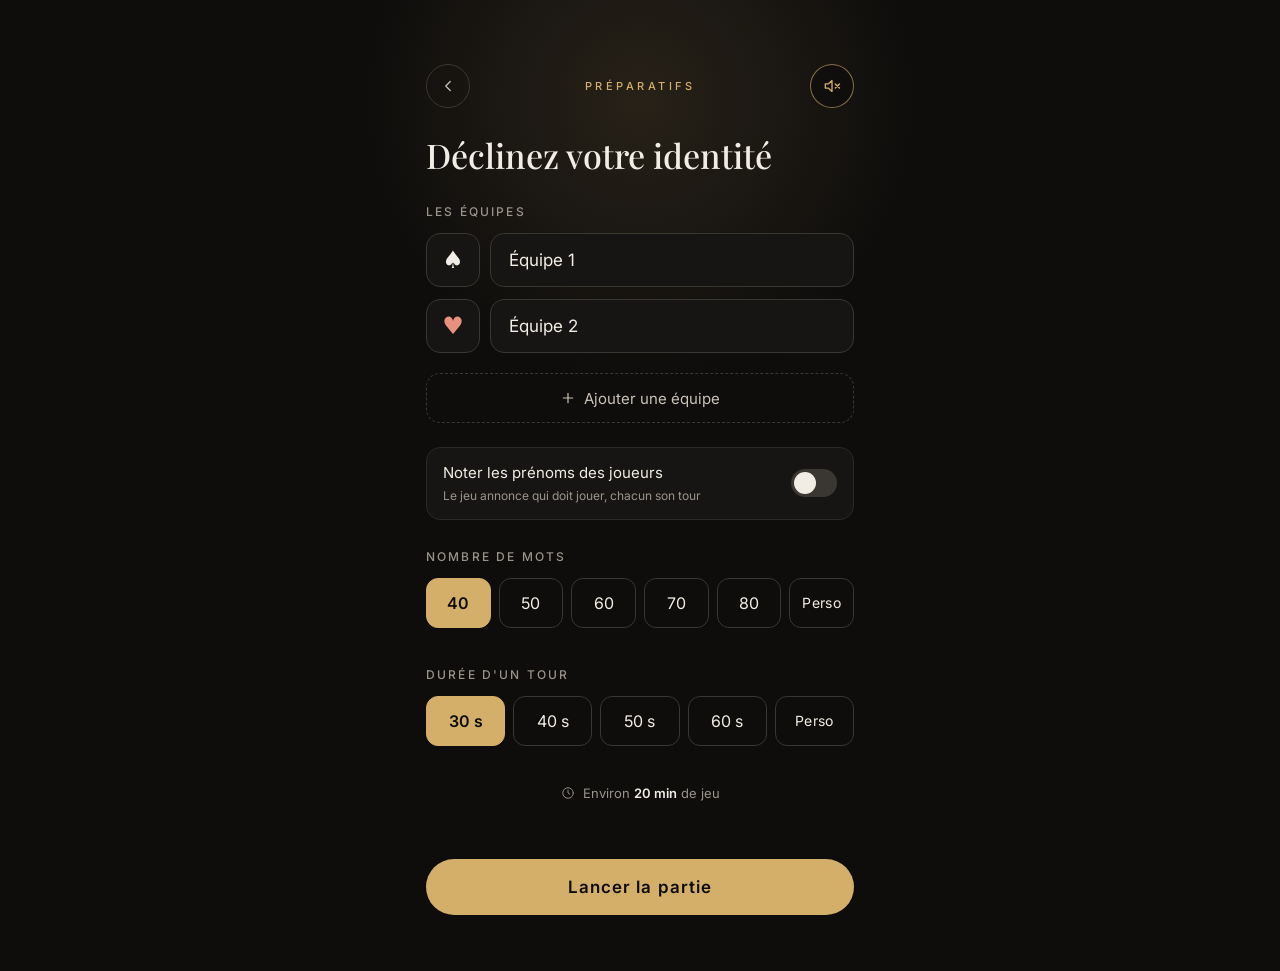
<file: CAJOUE.html>
<!DOCTYPE html>
<html lang="fr">
<head>
    <meta charset="utf-8">
    <meta name="viewport" content="width=device-width, initial-scale=1.0">
    <meta http-equiv="refresh" content="0; url=index.html#jouer">
    <title>Black's Up!</title>
    <script>location.replace("index.html#jouer")</script>
</head>
<body style="background:#0E0D0C"></body>
</html>
</file>
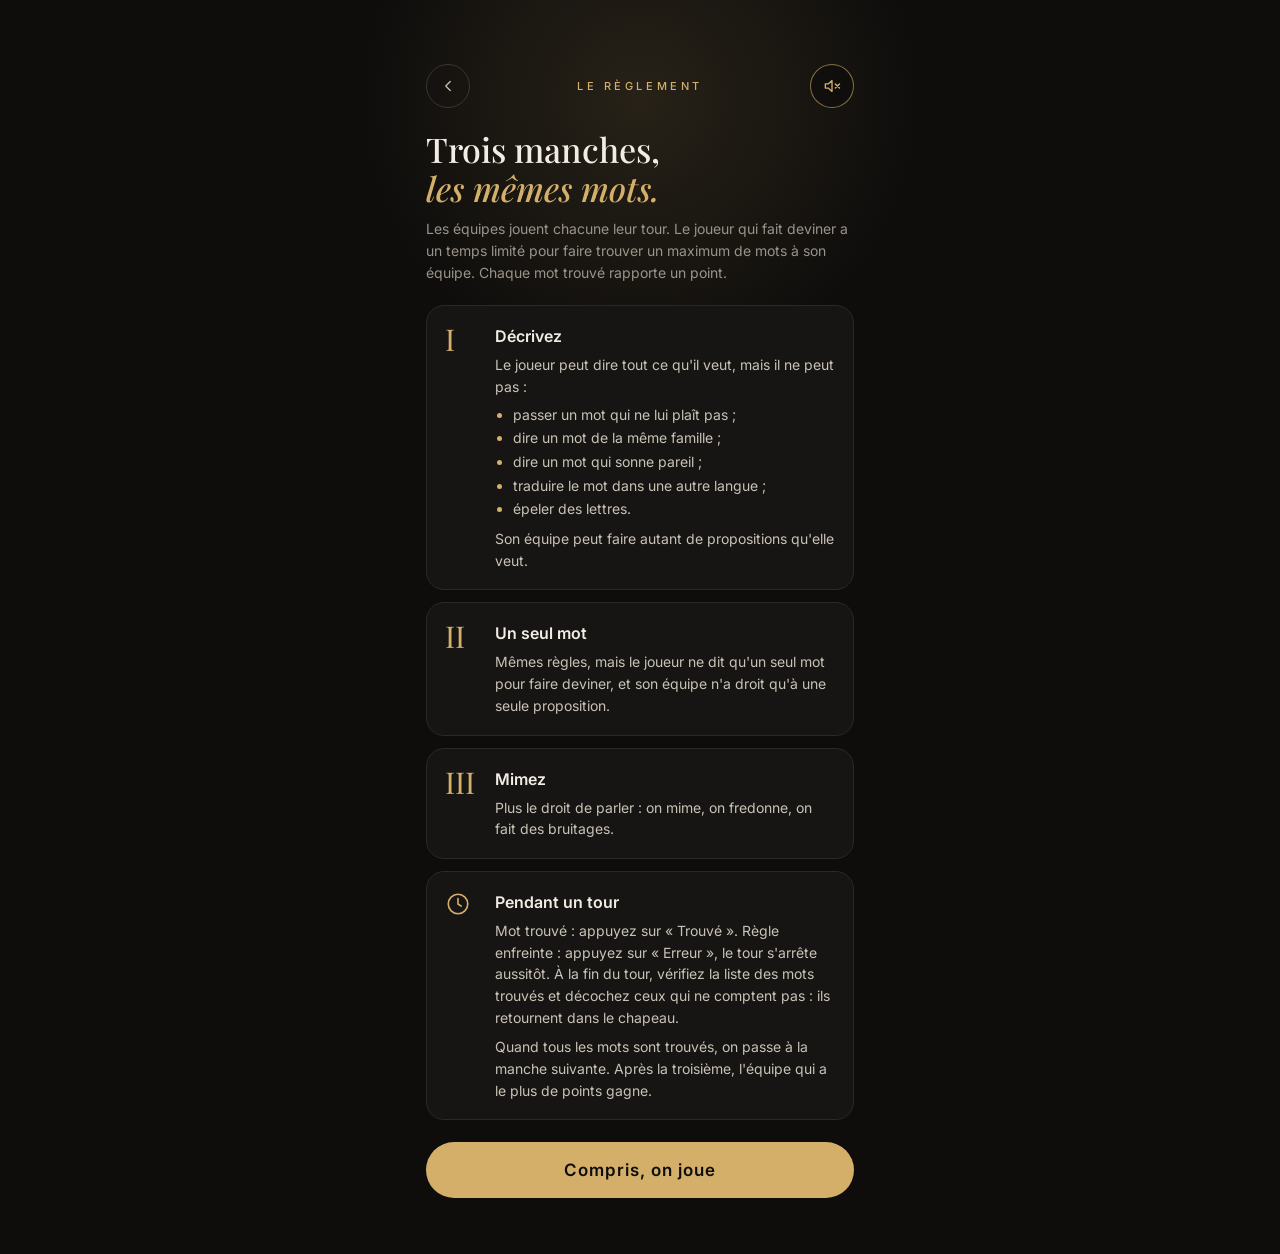
<file: regles.html>
<!DOCTYPE html>
<html lang="fr">
<head>
    <meta charset="utf-8">
    <meta name="viewport" content="width=device-width, initial-scale=1.0">
    <meta http-equiv="refresh" content="0; url=index.html#regles">
    <title>Black's Up!</title>
    <script>location.replace("index.html#regles")</script>
</head>
<body style="background:#0E0D0C"></body>
</html>
</file>
<file: styles.css>
/* =========================================================
   BLACK'S UP! — feuille de style
   Direction « Speakeasy » : noir chaud, ivoire, or champagne
   ========================================================= */

:root,
[data-theme="black"] {
    /* ---------- Black and Beautiful (par défaut) ---------- */
    --fond: #0E0D0C;          --fond-rvb: 14, 13, 12;
    --surface: #171513;
    --surface-2: #1E1B18;     --surface-2-rvb: 30, 27, 24;
    --ligne: #2C2925;
    --ligne-2: #3A3631;
    --texte: #F2EDE4;
    --texte-2: #C9C2B6;
    --discret: #9A938A;
    --discret-2: #8A847B;
    --or: #D4AF6A;            --or-rvb: 212, 175, 106;
    --or-clair: #E6C98E;
    --sur-or: #0E0D0C;
    --corail: #E8917F;        --corail-rvb: 232, 145, 127;
    --corail-ligne: #6B3B33;
    --eclat: #FFFFFF;
    --halo: radial-gradient(circle, rgba(var(--or-rvb), .13) 0%, rgba(var(--or-rvb), 0) 65%);

    --serif: 'Playfair Display', Georgia, 'Times New Roman', serif;
    --italique: italic;
    --casse-titre: none;
    --espacement-titre: normal;
}

[data-theme="manga"] {
    /* ---------- Manga : papier, encre, trame, rouge ---------- */
    --fond: #F6F3EA;          --fond-rvb: 246, 243, 234;
    --surface: #FFFFFF;
    --surface-2: #FFFFFF;     --surface-2-rvb: 255, 255, 255;
    --ligne: #D6D0C3;
    --ligne-2: #141414;
    --texte: #111111;
    --texte-2: #333333;
    --discret: #5E5E5E;
    --discret-2: #666666;
    --or: #D7263D;            --or-rvb: 215, 38, 61;
    --or-clair: #F0384F;
    --sur-or: #FFFFFF;
    --corail: #1F3FA8;        --corail-rvb: 31, 63, 168;
    --corail-ligne: #1F3FA8;
    --eclat: #000000;
    --halo: radial-gradient(rgba(20, 20, 20, .12) 1.2px, transparent 1.4px) 0 0 / 9px 9px;

    --serif: 'Bangers', 'Impact', sans-serif;
    --italique: normal;
    --casse-titre: none;
    --espacement-titre: .03em;
}

[data-theme="icespice"] {
    /* ---------- Ice Spice : rose bonbon, orange cuivré, tout rond ---------- */
    --fond: #FFE6EF;          --fond-rvb: 255, 230, 239;
    --surface: #FFF4F8;
    --surface-2: #FFFFFF;     --surface-2-rvb: 255, 255, 255;
    --ligne: #F6C3D6;
    --ligne-2: #EC9DBC;
    --texte: #4A1230;
    --texte-2: #74304F;
    --discret: #8E4B69;
    --discret-2: #8E4B69;
    --or: #E0307A;            --or-rvb: 224, 48, 122;
    --or-clair: #F2559A;
    --sur-or: #FFFFFF;
    --corail: #E8641C;        --corail-rvb: 232, 100, 28;
    --corail-ligne: #F4A06E;
    --eclat: #2E0A1D;
    --halo: radial-gradient(circle at 30% 40%, rgba(255, 140, 70, .30), transparent 55%), radial-gradient(circle at 70% 60%, rgba(var(--or-rvb), .22), transparent 60%);

    --serif: 'Fredoka', 'Arial Rounded MT Bold', sans-serif;
    --italique: normal;
    --casse-titre: none;
    --espacement-titre: normal;
}

[data-theme="brooklyn"] {
    /* ---------- Brooklyn : asphalte, brique, jaune taxi ---------- */
    --fond: #141416;          --fond-rvb: 20, 20, 22;
    --surface: #1E1E21;
    --surface-2: #26262A;     --surface-2-rvb: 38, 38, 42;
    --ligne: #33333A;
    --ligne-2: #4A4A52;
    --texte: #F3F0EA;
    --texte-2: #CFC9BF;
    --discret: #9C978E;
    --discret-2: #8F8A81;
    --or: #F6C343;            --or-rvb: 246, 195, 67;
    --or-clair: #FFD666;
    --sur-or: #141416;
    --corail: #E0644A;        --corail-rvb: 224, 100, 74;
    --corail-ligne: #7E3627;
    --eclat: #FFFFFF;
    --halo: radial-gradient(circle, rgba(181, 82, 59, .22) 0%, rgba(181, 82, 59, 0) 65%);

    --serif: 'Anton', 'Impact', sans-serif;
    --italique: normal;
    --casse-titre: uppercase;
    --espacement-titre: .02em;
}

[data-theme="yeezus"] {
    /* ---------- Yeezus : minimalisme brut, noir, blanc, un seul rouge ---------- */
    --fond: #000000;          --fond-rvb: 0, 0, 0;
    --surface: #0A0A0A;
    --surface-2: #141414;     --surface-2-rvb: 20, 20, 20;
    --ligne: #262626;
    --ligne-2: #3D3D3D;
    --texte: #F5F5F5;
    --texte-2: #CCCCCC;
    --discret: #8F8F8F;
    --discret-2: #888888;
    --or: #E10600;            --or-rvb: 225, 6, 0;
    --or-clair: #FF2418;
    --sur-or: #FFFFFF;
    --corail: #F5F5F5;        --corail-rvb: 245, 245, 245;
    --corail-ligne: #5A5A5A;
    --eclat: #FFFFFF;
    --halo: none;

    --serif: 'Archivo Black', 'Arial Black', sans-serif;
    --italique: normal;
    --casse-titre: uppercase;
    --espacement-titre: .04em;
}

[data-theme="astroworld"] {
    /* ---------- Astroworld : nuit violette, fête foraine psychédélique ---------- */
    --fond: #140A24;          --fond-rvb: 20, 10, 36;
    --surface: #1F1137;
    --surface-2: #291746;     --surface-2-rvb: 41, 23, 70;
    --ligne: #3A2560;
    --ligne-2: #563686;
    --texte: #FFF3E3;
    --texte-2: #E5CFF4;
    --discret: #B49ACB;
    --discret-2: #A88FBF;
    --or: #FF9F1C;            --or-rvb: 255, 159, 28;
    --or-clair: #FFBE55;
    --sur-or: #140A24;
    --corail: #FF4FD2;        --corail-rvb: 255, 79, 210;
    --corail-ligne: #7C2C6D;
    --eclat: #FFFFFF;
    --halo: radial-gradient(circle at 35% 35%, rgba(255, 79, 210, .22), transparent 55%), radial-gradient(circle at 65% 60%, rgba(var(--or-rvb), .20), transparent 60%);

    --serif: 'Bungee', 'Impact', sans-serif;
    --italique: normal;
    --casse-titre: none;
    --espacement-titre: .01em;
}

:root {
    --sans: 'Inter', system-ui, -apple-system, 'Segoe UI', sans-serif;
    --douce: cubic-bezier(.2, .7, .2, 1);
    --ressort: cubic-bezier(.34, 1.56, .64, 1);
}

*, *::before, *::after { box-sizing: border-box; }

[hidden] { display: none !important; }

/* Les dessins dorés de la page suivent la couleur d'accent de l'apparence */
[stroke="#D4AF6A"] { stroke: var(--or); }

html {
    -webkit-text-size-adjust: 100%;
    /* Comme une app : pas de zoom au double-tap, pas de rebond de page */
    touch-action: manipulation;
    overscroll-behavior: none;
    background: var(--fond);
}

/* Pas de sélection de texte ni de menu « copier » à l'appui long, sauf dans les champs */
body {
    -webkit-user-select: none;
    user-select: none;
    -webkit-touch-callout: none;
}
input, textarea {
    -webkit-user-select: text;
    user-select: text;
    -webkit-touch-callout: default;
}
img, svg { -webkit-user-drag: none; }

body {
    margin: 0;
    min-height: 100vh;
    min-height: 100dvh;
    background: var(--fond);
    color: var(--texte);
    font-family: var(--sans);
    font-size: 16px;
    line-height: 1.5;
    -webkit-font-smoothing: antialiased;
    font-synthesis: none;
    -webkit-tap-highlight-color: transparent;
    overflow-x: hidden;
    overscroll-behavior: none;
}

/* Halo doré discret derrière toutes les pages */
body::before {
    content: "";
    position: fixed;
    top: -220px;
    left: 50%;
    width: 640px;
    height: 640px;
    margin-left: -320px;
    border-radius: 50%;
    background: var(--halo);
    pointer-events: none;
    z-index: 0;
    animation: respire 9s ease-in-out infinite;
}

@keyframes respire {
    0%, 100% { opacity: .75; transform: scale(1); }
    50%      { opacity: 1;   transform: scale(1.06); }
}

/* ---------- Mise en page ---------- */

.app {
    position: relative;
    z-index: 1;
    width: 100%;
    max-width: 460px;
    margin: 0 auto;
}

.ecran {
    display: none;
    flex-direction: column;
    min-height: 100vh;
    min-height: 100dvh;
    padding: max(40px, env(safe-area-inset-top)) 26px max(36px, env(safe-area-inset-bottom));
    gap: 28px;
}

.ecran.actif { display: flex; }

.ecran.centre { align-items: center; justify-content: space-between; text-align: center; }

.pousse { flex-grow: 1; }

/* Entrée en cascade des éléments d'un écran */
.ecran.actif > * {
    animation: monte .7s var(--douce) both;
}
.ecran.actif > *:nth-child(2) { animation-delay: .07s; }
.ecran.actif > *:nth-child(3) { animation-delay: .14s; }
.ecran.actif > *:nth-child(4) { animation-delay: .21s; }
.ecran.actif > *:nth-child(5) { animation-delay: .28s; }
.ecran.actif > *:nth-child(6) { animation-delay: .35s; }
.ecran.actif > *:nth-child(7) { animation-delay: .42s; }
.ecran.actif > *:nth-child(n+8) { animation-delay: .49s; }

@keyframes monte {
    from { opacity: 0; transform: translateY(18px); filter: blur(4px); }
    to   { opacity: 1; transform: none; filter: none; }
}

/* Sortie d'un écran */
.ecran.sortie { display: flex; animation: sort .28s ease-in both; }
.ecran.sortie > * { animation: none; }

@keyframes sort {
    to { opacity: 0; transform: translateY(-10px); filter: blur(3px); }
}

/* ---------- Typographie ---------- */

.surtitre {
    margin: 0;
    font-size: 11px;
    font-weight: 500;
    letter-spacing: .32em;
    text-transform: uppercase;
    color: var(--or);
}

.etiquette {
    margin: 0;
    font-size: 12px;
    font-weight: 500;
    letter-spacing: .18em;
    text-transform: uppercase;
    color: var(--discret);
}

.titre {
    margin: 0;
    font-family: var(--serif);
    font-weight: 500;
    font-size: clamp(28px, 8vw, 34px);
    line-height: 1.15;
}

.titre em, .or { font-style: var(--italique); color: var(--or); }

.texte-doux { margin: 0; font-size: 14px; line-height: 1.55; color: var(--discret); }

.filet { width: 40px; height: 1px; background: var(--or); }
.filet.gris { background: var(--ligne-2); }

/* ---------- Boutons ---------- */

.btn {
    position: relative;
    display: flex;
    align-items: center;
    justify-content: center;
    gap: 10px;
    width: 100%;
    min-height: 56px;
    padding: 0 24px;
    border-radius: 999px;
    border: 1px solid transparent;
    font-family: var(--sans);
    font-size: 17px;
    font-weight: 600;
    letter-spacing: .06em;
    text-decoration: none;
    cursor: pointer;
    overflow: hidden;
    isolation: isolate;
    user-select: none;
    transition: transform .25s var(--ressort), box-shadow .3s ease, background-color .3s ease, border-color .3s ease, color .3s ease;
}

.btn:active { transform: scale(.965); transition-duration: .08s; }

.btn:focus-visible { outline: 2px solid var(--or); outline-offset: 3px; }
.btn:disabled { opacity: .38; pointer-events: none; }

.btn svg { flex-shrink: 0; }

/* Bouton doré, avec reflet qui traverse au survol */
.btn-or { background: var(--or); color: var(--sur-or); }
.btn-or::after {
    content: "";
    position: absolute;
    inset: 0;
    background: linear-gradient(105deg, transparent 30%, rgba(255, 255, 255, .45) 50%, transparent 70%);
    transform: translateX(-120%);
    z-index: -1;
}
@media (hover: hover) {
    .btn-or:hover { box-shadow: 0 8px 30px -8px rgba(var(--or-rvb), .55); background: var(--or-clair); }
    .btn-or:hover::after { transform: translateX(120%); transition: transform .8s var(--douce); }
}

.btn-contour { background: transparent; color: var(--texte); border-color: var(--ligne-2); font-weight: 500; letter-spacing: .04em; min-height: 54px; font-size: 16px; }
@media (hover: hover) {
    .btn-contour:hover { border-color: var(--or); color: var(--eclat); background: rgba(var(--or-rvb), .06); }
}

.btn-erreur { background: transparent; color: var(--corail); border-color: var(--corail-ligne); font-weight: 500; letter-spacing: .02em; font-size: 16px; }
@media (hover: hover) {
    .btn-erreur:hover { background: rgba(var(--corail-rvb), .08); border-color: var(--corail); }
}

.btn-grand { min-height: 64px; font-size: 18px; }

/* Onde lumineuse au toucher (ajoutée par animations.js) */
.onde {
    position: absolute;
    border-radius: 50%;
    pointer-events: none;
    background: currentColor;
    opacity: .22;
    transform: scale(0);
    animation: onde .6s ease-out forwards;
    z-index: -1;
}
.btn-or .onde { background: #fff; opacity: .35; }
@keyframes onde { to { transform: scale(1); opacity: 0; } }

/* Bouton rond (retour) */
.btn-rond {
    display: flex;
    align-items: center;
    justify-content: center;
    width: 44px;
    height: 44px;
    border-radius: 50%;
    border: 1px solid var(--ligne-2);
    color: var(--texte-2);
    text-decoration: none;
    transition: border-color .3s, transform .25s var(--ressort), color .3s;
}
.btn-rond:active { transform: scale(.92); }
@media (hover: hover) { .btn-rond:hover { border-color: var(--or); color: var(--texte); } }
.btn-rond svg { transition: transform .3s var(--douce); }
@media (hover: hover) { .btn-rond:hover svg { transform: translateX(-2px); } }

.barre-haut { display: flex; align-items: center; justify-content: space-between; }
.barre-haut .vide { width: 44px; height: 44px; }

/* ---------- Accueil ---------- */

.logo-serrure .trace {
    stroke-dasharray: 220;
    stroke-dashoffset: 220;
    animation: trace 1.6s var(--douce) .3s forwards;
}
.logo-serrure .trace.t2 { animation-delay: .7s; }
.logo-serrure .trace.t3 { animation-delay: .95s; }
@keyframes trace { to { stroke-dashoffset: 0; } }

.marque {
    margin: 0;
    font-family: var(--serif);
    font-weight: 700;
    font-size: clamp(44px, 14vw, 56px);
    line-height: 1;
    letter-spacing: .01em;
}
.marque .exclam { color: var(--or); display: inline-block; animation: balance 3.5s ease-in-out 1.4s infinite; transform-origin: 50% 90%; }
@keyframes balance {
    0%, 82%, 100% { transform: rotate(0); }
    86% { transform: rotate(10deg); }
    92% { transform: rotate(-6deg); }
}

.manches-mini { margin: 4px 0 0; font-size: 12px; letter-spacing: .24em; text-transform: uppercase; color: var(--discret); }

.version { margin: 6px 0 0; text-align: center; font-size: 11px; letter-spacing: .2em; text-transform: uppercase; color: var(--discret-2); }

.pile { display: flex; flex-direction: column; gap: 14px; width: 100%; }
.pile-centre { display: flex; flex-direction: column; align-items: center; gap: 14px; }

/* ---------- Formulaire (paramètres) ---------- */

.champ { display: flex; flex-direction: column; gap: 10px; }

.saisie {
    width: 100%;
    height: 54px;
    padding: 0 18px;
    border-radius: 14px;
    border: 1px solid var(--ligne-2);
    background: var(--surface);
    color: var(--texte);
    font-family: var(--sans);
    font-size: 17px;
    transition: border-color .3s, box-shadow .3s, background-color .3s;
}
.saisie::placeholder { color: var(--discret-2); }
.saisie:focus { outline: none; border-color: var(--or); box-shadow: 0 0 0 4px rgba(var(--or-rvb), .12); background: var(--surface-2); }

.choix { display: grid; gap: 8px; }
.choix.c5 { grid-template-columns: repeat(5, minmax(0, 1fr)); }
.choix.c4 { grid-template-columns: repeat(4, minmax(0, 1fr)); }
.choix.c2 { grid-template-columns: repeat(2, minmax(0, 1fr)); }

.choix input { position: absolute; opacity: 0; pointer-events: none; }

.choix label {
    display: flex;
    align-items: center;
    justify-content: center;
    height: 50px;
    border-radius: 12px;
    border: 1px solid var(--ligne-2);
    color: var(--texte);
    font-size: 16px;
    cursor: pointer;
    user-select: none;
    transition: background-color .3s var(--douce), border-color .3s, color .3s, transform .25s var(--ressort);
}
.choix label:active { transform: scale(.94); }
@media (hover: hover) { .choix label:hover { border-color: var(--discret-2); } }
.choix input:checked + label {
    background: var(--or);
    border-color: var(--or);
    color: var(--sur-or);
    font-weight: 600;
    animation: choisi .4s var(--ressort);
}
.choix input:focus-visible + label { outline: 2px solid var(--or); outline-offset: 2px; }
@keyframes choisi { 0% { transform: scale(.9); } 100% { transform: scale(1); } }

/* ---------- Introduction d'un tour ---------- */

.progression { display: flex; gap: 8px; }
.progression span { width: 28px; height: 3px; border-radius: 2px; background: var(--ligne-2); transition: background-color .6s; }
.progression span.faite { background: var(--or); }
.progression span.encours { background: var(--or); animation: clignote 1.6s ease-in-out infinite; }
@keyframes clignote { 50% { opacity: .35; } }

.nom-manche {
    margin: 0;
    font-family: var(--serif);
    font-weight: 700;
    font-size: clamp(46px, 15vw, 60px);
    line-height: 1;
}

.consigne { margin: 0; max-width: 290px; font-size: 15px; line-height: 1.55; color: var(--texte-2); }

.nom-equipe {
    margin: 0;
    font-family: var(--serif);
    font-style: var(--italique);
    font-size: clamp(28px, 9vw, 36px);
    line-height: 1.15;
    word-break: break-word;
}

.info-bas { margin: 0; font-size: 13px; color: var(--discret-2); }

/* ---------- Le tour : chrono + mot ---------- */

.entete-tour { display: flex; align-items: center; justify-content: space-between; gap: 14px; width: 100%; }
.entete-textes { min-width: 0; display: flex; flex-direction: column; align-items: flex-end; gap: 4px; text-align: right; }
.entete-tour .etiquette, .entete-tour .surtitre { max-width: 100%; overflow: hidden; text-overflow: ellipsis; white-space: nowrap; }
.place-pause { width: 44px; height: 44px; flex-shrink: 0; }

/* Bouton pause commun : en haut à gauche, sur tous les écrans de partie */
.btn-menu-partie {
    position: fixed;
    z-index: 10;
    top: max(40px, env(safe-area-inset-top));
    left: max(26px, calc((100vw - 460px) / 2 + 26px));
    width: 44px;
    height: 44px;
    display: none;
    align-items: center;
    justify-content: center;
    border-radius: 50%;
    border: 1px solid var(--ligne-2);
    background: rgba(var(--fond-rvb), .6);
    color: var(--texte-2);
    cursor: pointer;
    -webkit-backdrop-filter: blur(8px);
    backdrop-filter: blur(8px);
    transition: border-color .3s, color .3s, transform .25s var(--ressort);
}
body.en-partie .btn-menu-partie { display: flex; animation: monte .6s var(--douce) .2s backwards; }
.btn-menu-partie:active { transform: scale(.92); }
@media (hover: hover) { .btn-menu-partie:hover { border-color: var(--or); color: var(--texte); } }
.btn-menu-partie:focus-visible { outline: 2px solid var(--or); outline-offset: 3px; }

/* Laisser la place au bouton pause sur les écrans dont le haut est aligné à gauche */
#ecran-verif > :first-child, #ecran-pm-duel .entete-tour, #ecran-cm-ecriture > :first-child { padding-left: 58px; }

/* ---------- Pause ---------- */

.pause {
    position: fixed;
    inset: 0;
    z-index: 30;
    display: flex;
    flex-direction: column;
    align-items: center;
    justify-content: center;
    gap: 16px;
    padding: 32px 26px max(36px, env(safe-area-inset-bottom));
    text-align: center;
    background: rgba(var(--fond-rvb), .86);
    -webkit-backdrop-filter: blur(16px);
    backdrop-filter: blur(16px);
    animation: pause-entre .4s var(--douce) both;
}
.pause.part { animation: pause-sort .25s ease-in forwards; }
.pause .pile { max-width: 408px; margin-top: 36px; }
.pause-reste { margin: 0; font-size: 15px; color: var(--texte-2); }
.pause-reste b { font-family: var(--serif); font-size: 22px; color: var(--or); font-variant-numeric: tabular-nums; }
.pause .nom-manche { animation: respire-texte 2.8s ease-in-out infinite; }
#btn-quitter.confirmer { border-color: var(--corail); color: var(--corail); }
@keyframes pause-entre { from { opacity: 0; } to { opacity: 1; } }
@keyframes pause-sort { to { opacity: 0; } }
@keyframes respire-texte { 50% { opacity: .55; } }

/* Le mot est masqué pendant la pause */
.carte-mot .mot { transition: filter .35s ease; }
.en-pause .carte-mot .mot { filter: blur(14px); }

.chrono {
    position: relative;
    width: 168px;
    height: 168px;
    display: flex;
    align-items: center;
    justify-content: center;
    align-self: center;
    flex-shrink: 0;
}
.chrono svg { position: absolute; inset: 0; transform: rotate(-90deg); }
.chrono .piste { fill: none; stroke: var(--ligne); stroke-width: 5; }
.chrono .anneau {
    fill: none;
    stroke: var(--or);
    stroke-width: 5;
    stroke-linecap: round;
    stroke-dasharray: 490.09;
    stroke-dashoffset: 0;
    transition: stroke .5s;
    filter: drop-shadow(0 0 6px rgba(var(--or-rvb), .35));
}
.chrono .lueur {
    position: absolute;
    inset: 14px;
    border-radius: 50%;
    background: radial-gradient(circle, rgba(var(--or-rvb), .10), transparent 70%);
    transition: background .5s;
}
.chrono .secondes {
    margin: 0;
    font-family: var(--serif);
    font-weight: 700;
    font-size: 64px;
    line-height: 1;
    font-variant-numeric: tabular-nums;
    transition: color .5s;
}
.chrono .unite { margin: 2px 0 0; font-size: 11px; letter-spacing: .24em; text-transform: uppercase; color: var(--discret); }
.chrono .centre-chrono { position: relative; display: flex; flex-direction: column; align-items: center; }

.secondes.tic { animation: tic .45s var(--ressort); }
@keyframes tic { 0% { transform: scale(1.12); opacity: .6; } 100% { transform: scale(1); opacity: 1; } }

/* Les 5 dernières secondes */
.chrono.urgent .anneau { stroke: var(--corail); filter: drop-shadow(0 0 8px rgba(var(--corail-rvb), .5)); }
.chrono.urgent .secondes { color: var(--corail); }
.chrono.urgent .lueur { background: radial-gradient(circle, rgba(var(--corail-rvb), .16), transparent 70%); animation: pouls 1s ease-in-out infinite; }
@keyframes pouls { 50% { transform: scale(1.1); opacity: .5; } }

.chrono.fini { animation: fini .7s ease-out; }
@keyframes fini { 0%, 100% { transform: scale(1); } 30% { transform: scale(1.08); } 60% { transform: scale(.97); } }

.carte-mot {
    width: 100%;
    min-height: 210px;
    padding: 36px 22px;
    border-radius: 24px;
    background: var(--surface);
    border: 1px solid var(--ligne);
    display: flex;
    flex-direction: column;
    align-items: center;
    justify-content: center;
    gap: 14px;
    text-align: center;
    position: relative;
    overflow: hidden;
}
.carte-mot::before {
    content: "";
    position: absolute;
    inset: 0;
    border-radius: inherit;
    background: radial-gradient(120% 80% at 50% 0%, rgba(var(--or-rvb), .07), transparent 60%);
    pointer-events: none;
}
.carte-mot .etiquette { color: var(--discret-2); letter-spacing: .32em; font-size: 11px; }

.mot {
    margin: 0;
    font-family: var(--serif);
    font-weight: 500;
    font-size: clamp(30px, 10vw, 40px);
    line-height: 1.12;
    word-break: break-word;
    hyphens: auto;
}
.mot.long { font-size: clamp(24px, 7.5vw, 31px); }
.mot.tres-long { font-size: clamp(20px, 6vw, 25px); }

.compteur { margin: 0; text-align: center; font-size: 14px; color: var(--discret); }
.compteur b { color: var(--texte); font-weight: 600; display: inline-block; }
.compteur b.saute { animation: saute .45s var(--ressort); }
@keyframes saute { 0% { transform: scale(1.6); color: var(--or); } 100% { transform: scale(1); } }

.actions-tour { display: grid; grid-template-columns: repeat(3, minmax(0, 1fr)); gap: 12px; width: 100%; }
.actions-tour .btn-or { grid-column: span 2; }

/* Étincelle quand un mot est trouvé */
.etincelle {
    position: absolute;
    width: 6px;
    height: 6px;
    border-radius: 50%;
    background: var(--or);
    pointer-events: none;
    animation: etincelle .7s var(--douce) forwards;
}
@keyframes etincelle {
    from { transform: translate(0, 0) scale(1); opacity: 1; }
    to   { transform: translate(var(--dx), var(--dy)) scale(0); opacity: 0; }
}

/* ---------- Vérification ---------- */

.liste-mots {
    display: flex;
    flex-direction: column;
    gap: 10px;
    max-height: 46vh;
    overflow-y: auto;
    margin: 0 -4px;
    padding: 2px 4px;
    scrollbar-width: thin;
    scrollbar-color: var(--ligne-2) transparent;
}

.ligne-mot {
    display: flex;
    align-items: center;
    gap: 16px;
    min-height: 60px;
    padding: 10px 18px;
    border-radius: 16px;
    background: var(--surface);
    border: 1px solid var(--ligne);
    font-size: 17px;
    cursor: pointer;
    user-select: none;
    transition: background-color .35s, border-color .35s, color .35s, transform .25s var(--ressort);
    animation: monte .5s var(--douce) both;
}
.ligne-mot:active { transform: scale(.98); }
.ligne-mot input { position: absolute; opacity: 0; pointer-events: none; }

.coche {
    width: 24px;
    height: 24px;
    flex-shrink: 0;
    border-radius: 7px;
    border: 1.5px solid var(--or);
    background: var(--or);
    display: flex;
    align-items: center;
    justify-content: center;
    transition: background-color .3s, border-color .3s;
}
.coche { color: var(--sur-or); }
.coche svg path { stroke-dasharray: 24; stroke-dashoffset: 0; transition: stroke-dashoffset .35s var(--douce); }

.ligne-mot .libelle { position: relative; }
.ligne-mot .libelle::after {
    content: "";
    position: absolute;
    left: 0;
    top: 52%;
    height: 1.5px;
    width: 100%;
    background: currentColor;
    transform: scaleX(0);
    transform-origin: left;
    transition: transform .35s var(--douce);
}

.ligne-mot.retire { background: transparent; border-style: dashed; border-color: var(--ligne-2); color: var(--discret-2); }
.ligne-mot.retire .coche { background: transparent; border-color: var(--ligne-2); }
.ligne-mot.retire .coche svg path { stroke-dashoffset: 24; }
.ligne-mot.retire .libelle::after { transform: scaleX(1); }
.ligne-mot input:focus-visible ~ .libelle { outline: 2px solid var(--or); outline-offset: 4px; border-radius: 4px; }

.aucun-mot { margin: 0; padding: 28px 0; text-align: center; font-family: var(--serif); font-style: var(--italique); font-size: 20px; color: var(--discret); }

.resume { display: flex; justify-content: space-between; padding: 0 4px; font-size: 13px; color: var(--discret); }
.resume b { color: var(--texte); font-weight: 600; }

/* ---------- Scores ---------- */

.trophee path { stroke-dasharray: 60; stroke-dashoffset: 60; animation: trace 1.4s var(--douce) .3s forwards; }

.tableau-score {
    width: 100%;
    border-radius: 20px;
    border: 1px solid var(--ligne);
    background: var(--surface);
    overflow: hidden;
}
.tableau-score table { width: 100%; border-collapse: collapse; font-size: 15px; text-align: center; table-layout: fixed; }
.tableau-score th { padding: 16px 10px; font-size: 11px; font-weight: 500; letter-spacing: .14em; text-transform: uppercase; color: var(--discret); overflow: hidden; text-overflow: ellipsis; white-space: nowrap; }
.tableau-score th:first-child, .tableau-score td:first-child { text-align: left; padding-left: 18px; width: 34%; }
.tableau-score td { padding: 14px 10px; border-top: 1px solid var(--ligne); font-variant-numeric: tabular-nums; }
.tableau-score td:first-child { color: var(--texte-2); }
.tableau-score tr.attente td:not(:first-child) { color: var(--ligne-2); }
.tableau-score tr.total td { border-top-color: var(--ligne-2); padding-top: 18px; padding-bottom: 18px; font-weight: 600; }
.tableau-score tr.total td:not(:first-child) { font-family: var(--serif); font-weight: 700; font-size: 24px; }
.tableau-score .gagnant { color: var(--or); }

/* Confettis de fin de partie */
.confettis { position: fixed; inset: 0; pointer-events: none; overflow: hidden; z-index: 5; }
.confettis i {
    position: absolute;
    top: -12px;
    display: block;
    border-radius: 1px;
    opacity: 0;
    animation: tombe var(--duree) cubic-bezier(.25, .6, .45, 1) var(--delai) forwards;
}
@keyframes tombe {
    0%   { opacity: 0; transform: translate3d(0, 0, 0) rotate(0); }
    10%  { opacity: 1; }
    100% { opacity: 0; transform: translate3d(var(--derive), 105vh, 0) rotate(var(--tour)); }
}

/* ---------- Règles ---------- */

.regle {
    display: flex;
    gap: 16px;
    padding: 18px;
    border-radius: 18px;
    background: var(--surface);
    border: 1px solid var(--ligne);
    transition: border-color .3s, transform .3s var(--douce);
}
@media (hover: hover) { .regle:hover { border-color: var(--ligne-2); transform: translateY(-2px); } }
.regle .chiffre { margin: 0; min-width: 34px; font-family: var(--serif); font-size: 30px; line-height: 1; color: var(--or); }
.regle h2 { margin: 0 0 6px; font-family: var(--sans); font-size: 16px; font-weight: 600; text-align: left; }
.regle p, .regle li { margin: 0; font-size: 14px; line-height: 1.55; color: var(--texte-2); }
.regle ul { margin: 6px 0 0; padding-left: 18px; }
.regle li + li { margin-top: 2px; }
.regle li::marker { color: var(--or); }

.liste-regles { display: flex; flex-direction: column; gap: 12px; }

/* ---------- Paramètres : équipes ---------- */

.groupe { border: 0; margin: 0; padding: 0; min-width: 0; }
.groupe > legend { padding: 0; margin-bottom: 12px; }

.liste-equipes { display: flex; flex-direction: column; gap: 10px; }

.ligne-equipe { display: flex; align-items: center; gap: 10px; }
.ligne-equipe .saisie { flex: 1; min-width: 0; }

.symbole-equipe {
    width: 54px;
    height: 54px;
    flex-shrink: 0;
    display: flex;
    align-items: center;
    justify-content: center;
    border-radius: 14px;
    border: 1px solid var(--ligne-2);
    background: var(--surface);
    font-size: 24px;
    line-height: 1;
}

.symbole { font-style: normal; font-family: "Apple Symbols", "Segoe UI Symbol", "DejaVu Sans", var(--sans); }
.symbole.rouge { color: var(--corail); }
.symbole.noir { color: var(--texte); }
.avec-symbole .symbole { margin-right: .3em; }

.retirer-equipe {
    width: 44px;
    height: 44px;
    flex-shrink: 0;
    display: flex;
    align-items: center;
    justify-content: center;
    border-radius: 50%;
    border: 0;
    background: transparent;
    color: var(--discret);
    cursor: pointer;
    transition: color .3s, background-color .3s, transform .25s var(--ressort);
}
.retirer-equipe:active { transform: scale(.9); }
@media (hover: hover) { .retirer-equipe:hover { color: var(--corail); background: rgba(var(--corail-rvb), .08); } }
.ligne-equipe .espace-retirer { width: 44px; flex-shrink: 0; }
/* Tant qu'il n'y a que 2 équipes, pas besoin de réserver la place de la croix */
.liste-equipes:not(:has(.retirer-equipe)) .espace-retirer { display: none; }

.btn-ajouter {
    display: flex;
    align-items: center;
    justify-content: center;
    gap: 8px;
    width: 100%;
    height: 50px;
    margin-top: 10px;
    border-radius: 14px;
    border: 1px dashed var(--ligne-2);
    background: transparent;
    color: var(--texte-2);
    font-family: var(--sans);
    font-size: 15px;
    cursor: pointer;
    transition: border-color .3s, color .3s, background-color .3s, transform .25s var(--ressort);
}
.btn-ajouter:active { transform: scale(.98); }
@media (hover: hover) { .btn-ajouter:hover { border-color: var(--or); color: var(--texte); background: rgba(var(--or-rvb), .05); } }

/* ---------- Paramètres : joueurs ---------- */

.bloc-equipe { display: flex; flex-direction: column; }
.liste-equipes { gap: 12px; }

.zone-joueurs {
    display: grid;
    grid-template-rows: 0fr;
    opacity: 0;
    transition: grid-template-rows .45s var(--douce), opacity .35s ease;
}
.avec-joueurs .zone-joueurs { grid-template-rows: 1fr; opacity: 1; }
.zone-joueurs-interieur { overflow: hidden; min-height: 0; padding-left: 64px; }
.liste-equipes:not(.avec-joueurs) .zone-joueurs-interieur { visibility: hidden; transition: visibility 0s .45s; }

.puces { display: flex; flex-wrap: wrap; gap: 6px; padding-top: 10px; }
.puces:empty { padding-top: 6px; }
.puce {
    display: inline-flex;
    align-items: center;
    gap: 2px;
    height: 34px;
    padding: 0 4px 0 12px;
    border-radius: 999px;
    background: var(--surface-2);
    border: 1px solid var(--ligne-2);
    font-size: 14px;
    color: var(--texte);
    max-width: 100%;
}
.puce-texte { overflow: hidden; text-overflow: ellipsis; white-space: nowrap; }
.puce-retirer {
    display: flex; align-items: center; justify-content: center;
    width: 28px; height: 28px; flex-shrink: 0;
    border: 0; border-radius: 50%;
    background: transparent; color: var(--discret);
    cursor: pointer;
}
@media (hover: hover) { .puce-retirer:hover { color: var(--corail); } }

.ajout-joueur { display: flex; align-items: center; gap: 8px; padding-top: 8px; }
.champ-joueur {
    flex: 1;
    min-width: 0;
    height: 44px;
    padding: 0 14px;
    border-radius: 12px;
    border: 1px dashed var(--ligne-2);
    background: transparent;
    color: var(--texte);
    font-family: var(--sans);
    font-size: 16px;
    transition: border-color .3s, background-color .3s;
}
.champ-joueur::placeholder { color: var(--discret-2); }
.champ-joueur:focus { outline: none; border-style: solid; border-color: var(--or); background: var(--surface); }
.ajout-joueur-btn { width: 44px; height: 44px; }

.interrupteur {
    display: flex;
    align-items: center;
    gap: 14px;
    margin-top: 14px;
    padding: 14px 16px;
    border-radius: 14px;
    background: var(--surface);
    border: 1px solid var(--ligne);
    cursor: pointer;
    position: relative;
}
.interrupteur-texte { flex: 1; display: flex; flex-direction: column; gap: 2px; font-size: 15px; }
.interrupteur-texte small { font-size: 12px; color: var(--discret); }
.interrupteur input { position: absolute; opacity: 0; pointer-events: none; }
.interrupteur-curseur {
    position: relative;
    width: 46px;
    height: 28px;
    flex-shrink: 0;
    border-radius: 999px;
    background: var(--ligne-2);
    transition: background-color .3s;
}
.interrupteur-curseur::after {
    content: "";
    position: absolute;
    top: 3px;
    left: 3px;
    width: 22px;
    height: 22px;
    border-radius: 50%;
    background: var(--texte);
    transition: transform .35s var(--ressort);
}
.interrupteur input:checked + .interrupteur-curseur { background: var(--or); }
.interrupteur input:checked + .interrupteur-curseur::after { transform: translateX(18px); background: var(--fond); }
.interrupteur input:focus-visible + .interrupteur-curseur { outline: 2px solid var(--or); outline-offset: 2px; }

/* Annonce du tour */
.sous-equipe { margin: -8px 0 0; font-size: 15px; color: var(--texte-2); }
.ensuite { color: var(--discret); }

/* ---------- Paramètres : réglages perso ---------- */

.choix.c6 { grid-template-columns: repeat(6, minmax(0, 1fr)); }
.choix.c5 { grid-template-columns: repeat(5, minmax(0, 1fr)); }
.choix label.perso { font-size: 14px; letter-spacing: .02em; }

.zone-perso {
    display: grid;
    grid-template-rows: 0fr;
    opacity: 0;
    transition: grid-template-rows .45s var(--douce), opacity .35s ease;
}
.zone-perso.ouverte { grid-template-rows: 1fr; opacity: 1; }
.zone-perso-interieur { overflow: hidden; min-height: 0; }
.zone-perso:not(.ouverte) .zone-perso-interieur { visibility: hidden; transition: visibility 0s .45s; }

.reglage {
    display: flex;
    align-items: center;
    gap: 12px;
    margin-top: 12px;
    padding: 12px;
    border-radius: 16px;
    background: var(--surface);
    border: 1px solid var(--ligne);
}
.reglage .valeur {
    flex: 1;
    margin: 0;
    display: flex;
    align-items: baseline;
    justify-content: center;
    gap: 8px;
}
.reglage .valeur b {
    font-family: var(--serif);
    font-weight: 700;
    font-size: 32px;
    line-height: 1.1;
    font-variant-numeric: tabular-nums;
}
.reglage .valeur span { font-size: 13px; color: var(--discret); }

.petit-btn {
    width: 48px;
    height: 48px;
    flex-shrink: 0;
    display: flex;
    align-items: center;
    justify-content: center;
    border-radius: 50%;
    border: 1px solid var(--ligne-2);
    background: transparent;
    color: var(--texte);
    cursor: pointer;
    touch-action: none;
    transition: border-color .3s, background-color .3s, transform .2s var(--ressort);
}
.petit-btn:active { transform: scale(.9); background: rgba(var(--or-rvb), .1); border-color: var(--or); }
@media (hover: hover) { .petit-btn:hover { border-color: var(--or); } }
.petit-btn:disabled { opacity: .3; pointer-events: none; }

.reglette {
    -webkit-appearance: none;
    appearance: none;
    width: 100%;
    height: 32px;
    margin: 10px 0 2px;
    background: transparent;
    cursor: pointer;
    --rempli: 50%;
}
.reglette::-webkit-slider-runnable-track {
    height: 3px;
    border-radius: 2px;
    background: linear-gradient(to right, var(--or) var(--rempli), var(--ligne-2) var(--rempli));
}
.reglette::-moz-range-track { height: 3px; border-radius: 2px; background: var(--ligne-2); }
.reglette::-moz-range-progress { height: 3px; border-radius: 2px; background: var(--or); }
.reglette::-webkit-slider-thumb {
    -webkit-appearance: none;
    width: 24px;
    height: 24px;
    margin-top: -10.5px;
    border-radius: 50%;
    background: var(--or);
    border: 4px solid var(--fond);
    box-shadow: 0 0 0 1px var(--or), 0 4px 14px rgba(var(--or-rvb), .35);
    transition: transform .2s var(--ressort);
}
.reglette:active::-webkit-slider-thumb { transform: scale(1.2); }
.reglette::-moz-range-thumb {
    width: 16px;
    height: 16px;
    border-radius: 50%;
    background: var(--or);
    border: 4px solid var(--fond);
    box-shadow: 0 0 0 1px var(--or);
}
.reglette:focus-visible { outline: 2px solid var(--or); outline-offset: 2px; border-radius: 4px; }

.valeur b.bouge { animation: bouge .25s var(--ressort); }
@keyframes bouge { 0% { transform: scale(1.12); } 100% { transform: scale(1); } }

.estimation {
    margin: 0;
    display: flex;
    align-items: center;
    justify-content: center;
    gap: 8px;
    font-size: 13px;
    color: var(--discret);
}
.estimation b { color: var(--texte); font-weight: 600; }

/* ---------- Classement ---------- */

.classement {
    list-style: none;
    margin: 0;
    padding: 0;
    width: 100%;
    display: flex;
    flex-direction: column;
    gap: 10px;
    text-align: left;
}

.carte-equipe {
    display: grid;
    grid-template-columns: 30px minmax(0, 1fr) auto;
    align-items: center;
    gap: 14px;
    padding: 16px 18px;
    border-radius: 18px;
    background: var(--surface);
    border: 1px solid var(--ligne);
    transition: border-color .6s, background-color .6s, box-shadow .6s;
}
.carte-equipe .rang {
    margin: 0;
    font-family: var(--serif);
    font-size: 22px;
    color: var(--discret-2);
    text-align: center;
}
.carte-equipe .nom {
    margin: 0;
    font-size: 17px;
    font-weight: 600;
    overflow: hidden;
    text-overflow: ellipsis;
    white-space: nowrap;
}
.carte-equipe .detail {
    margin: 3px 0 0;
    font-size: 12px;
    color: var(--discret);
    font-variant-numeric: tabular-nums;
}
.carte-equipe .total {
    margin: 0;
    font-family: var(--serif);
    font-weight: 700;
    font-size: 30px;
    line-height: 1;
    font-variant-numeric: tabular-nums;
}
.carte-equipe.premier {
    border-color: rgba(var(--or-rvb), .55);
    background: linear-gradient(135deg, rgba(var(--or-rvb), .12), rgba(var(--or-rvb), .02) 60%), var(--surface);
}
.carte-equipe.premier .rang, .carte-equipe.premier .total { color: var(--or); }
.carte-equipe.vainqueur { box-shadow: 0 10px 40px -12px rgba(var(--or-rvb), .45); }

/* ---------- Accueil : choix du jeu ---------- */

.accueil { gap: 22px; }
.entete-accueil { gap: 12px; padding-top: 8px; }
.entete-accueil .marque { font-size: clamp(40px, 12vw, 50px); margin-top: 4px; }
.titre-section { margin-top: 6px; }

.liste-jeux { display: flex; flex-direction: column; gap: 12px; }

.carte-jeu {
    position: relative;
    display: block;
    width: 100%;
    padding: 0;
    border-radius: 20px;
    background: var(--surface);
    border: 1px solid var(--ligne);
    color: var(--texte);
    font: inherit;
    text-align: left;
    overflow: hidden;
    transition: border-color .35s, transform .3s var(--douce), background-color .35s;
}
.carte-jeu::before {
    content: "";
    position: absolute;
    inset: 0;
    background: radial-gradient(120% 90% at 0% 0%, rgba(var(--or-rvb), .10), transparent 55%);
    opacity: 0;
    transition: opacity .4s;
    pointer-events: none;
}
@media (hover: hover) {
    .carte-jeu:not(.bientot):hover { border-color: rgba(var(--or-rvb), .55); transform: translateY(-2px); }
    .carte-jeu:not(.bientot):hover::before { opacity: 1; }
    .carte-jeu:not(.bientot):hover .chevron { transform: translateX(3px); color: var(--or); }
}
.carte-jeu:active { transform: scale(.985); }

.carte-jeu-principal {
    display: flex;
    align-items: center;
    gap: 16px;
    padding: 18px 18px 14px;
    color: inherit;
    text-decoration: none;
}
.carte-jeu-principal:focus-visible { outline: 2px solid var(--or); outline-offset: -2px; border-radius: 20px; }

.icone-jeu {
    width: 52px;
    height: 52px;
    flex-shrink: 0;
    display: flex;
    align-items: center;
    justify-content: center;
    border-radius: 16px;
    border: 1px solid rgba(var(--or-rvb), .4);
    background: rgba(var(--or-rvb), .06);
    color: var(--or);
}
.textes-jeu { flex: 1; min-width: 0; display: flex; flex-direction: column; gap: 4px; }
.nom-jeu { font-family: var(--serif); font-weight: 700; font-size: 22px; line-height: 1.15; display: flex; align-items: center; gap: 10px; flex-wrap: wrap; }
.desc-jeu { font-size: 13.5px; line-height: 1.45; color: var(--texte-2); }
.meta-jeu { font-size: 11px; letter-spacing: .14em; text-transform: uppercase; color: var(--discret); margin-top: 2px; }
.chevron { flex-shrink: 0; color: var(--discret); transition: transform .3s var(--douce), color .3s; }

.carte-jeu-regles {
    display: flex;
    align-items: center;
    min-height: 44px;
    margin: 0 18px;
    padding: 0 0 4px 68px;
    border-top: 1px solid var(--ligne);
    font-size: 13px;
    color: var(--discret);
    text-decoration: none;
    transition: color .3s;
}
@media (hover: hover) { .carte-jeu-regles:hover { color: var(--or); } }

.carte-jeu.bientot { cursor: pointer; }
.carte-jeu.bientot .carte-jeu-principal { padding-bottom: 18px; }
.carte-jeu.bientot .icone-jeu { color: var(--discret); border-color: var(--ligne-2); background: transparent; }
.carte-jeu.bientot .nom-jeu, .carte-jeu.bientot .desc-jeu { color: var(--discret); }
.badge-bientot {
    font-family: var(--sans);
    font-size: 10px;
    font-weight: 600;
    letter-spacing: .14em;
    text-transform: uppercase;
    padding: 4px 8px;
    border-radius: 999px;
    border: 1px solid rgba(var(--or-rvb), .45);
    color: var(--or);
}

.liste-jeux > * { animation: monte .7s var(--douce) both; }
.ecran.actif .liste-jeux > *:nth-child(1) { animation-delay: .25s; }
.ecran.actif .liste-jeux > *:nth-child(2) { animation-delay: .33s; }
.ecran.actif .liste-jeux > *:nth-child(3) { animation-delay: .41s; }
.ecran.actif .liste-jeux > *:nth-child(4) { animation-delay: .49s; }

.bientot-fenetre { gap: 14px; }
.lien-discret { align-self: center; font-size: 13px; color: var(--discret); text-decoration: underline; text-underline-offset: 3px; }
@media (hover: hover) { .lien-discret:hover { color: var(--or); } }

/* ---------- Passe-Mot ---------- */

.ligne-duo .champs-duo { flex: 1; min-width: 0; display: grid; grid-template-columns: repeat(2, minmax(0, 1fr)); gap: 8px; }
.ligne-duo .saisie { padding: 0 14px; }

.pm-donneurs { display: flex; flex-direction: column; gap: 6px; align-items: center; }
.pm-donneurs p { margin: 0; font-family: var(--serif); font-style: var(--italique); font-size: clamp(24px, 7.5vw, 30px); line-height: 1.2; }

.carte-secrete {
    position: relative;
    width: 100%;
    min-height: 190px;
    border-radius: 24px;
    border: 1px dashed rgba(var(--or-rvb), .5);
    background: var(--surface);
    color: var(--texte);
    font: inherit;
    cursor: pointer;
    touch-action: none;
    -webkit-user-select: none;
    user-select: none;
    overflow: hidden;
    transition: border-color .3s, background-color .3s, transform .25s var(--ressort);
}
.carte-secrete-cache, .carte-secrete-mot {
    position: absolute;
    inset: 0;
    display: flex;
    flex-direction: column;
    align-items: center;
    justify-content: center;
    gap: 12px;
    padding: 20px;
    transition: opacity .25s ease, transform .3s var(--douce), filter .3s;
}
.carte-secrete-cache { color: var(--or); font-size: 14px; letter-spacing: .04em; }
.carte-secrete-mot {
    font-family: var(--serif);
    font-weight: 500;
    font-size: clamp(30px, 10vw, 40px);
    line-height: 1.12;
    opacity: 0;
    transform: scale(.94);
    filter: blur(8px);
}
.carte-secrete.visible { border-style: solid; border-color: var(--or); background: var(--surface-2); transform: scale(.985); }
.carte-secrete.visible .carte-secrete-cache { opacity: 0; transform: scale(1.04); }
.carte-secrete.visible .carte-secrete-mot { opacity: 1; transform: none; filter: none; }
.carte-secrete.vu .carte-secrete-cache span::after { content: " (encore)"; color: var(--discret); }

.pm-indices { display: flex; justify-content: center; gap: 10px; }
.pm-indices span {
    width: 36px;
    height: 36px;
    display: flex;
    align-items: center;
    justify-content: center;
    border-radius: 50%;
    border: 1px solid var(--ligne-2);
    font-family: var(--serif);
    font-size: 15px;
    color: var(--discret);
    transition: all .35s var(--douce);
}
.pm-indices span.utilise { border-color: var(--corail-ligne); color: var(--corail); text-decoration: line-through; opacity: .7; }
.pm-indices span.actuel { border-color: var(--or); background: var(--or); color: var(--sur-or); font-weight: 700; transform: scale(1.12); }

.jauge { width: 100%; height: 4px; border-radius: 4px; background: var(--ligne); overflow: hidden; }
.jauge-remplie { height: 100%; width: 100%; background: var(--or); border-radius: 4px; transform-origin: left; transition: background-color .3s; }
.jauge-remplie.urgent { background: var(--corail); }

.revoir-mot {
    position: relative;
    align-self: center;
    min-height: 44px;
    padding: 0 18px;
    border-radius: 999px;
    border: 1px solid var(--ligne-2);
    background: transparent;
    color: var(--discret);
    font-family: var(--sans);
    font-size: 13px;
    cursor: pointer;
    touch-action: none;
    -webkit-user-select: none;
    user-select: none;
}
.revoir-mot-texte { display: none; font-family: var(--serif); font-size: 18px; color: var(--texte); }
.revoir-mot.visible { border-color: var(--or); }
.revoir-mot.visible .revoir-cache { display: none; }
.revoir-mot.visible .revoir-mot-texte { display: inline; }

.pm-mot-revele { font-size: clamp(32px, 11vw, 44px); }
.pm-res-gain { margin: 0; font-size: 15px; color: var(--texte-2); }
.pm-res-gain b { color: var(--or); font-family: var(--serif); font-size: 20px; }

/* Passe-Mot à deux : score et record */
.pm-score-coop { margin: 0; font-family: var(--serif); font-weight: 700; font-size: clamp(56px, 18vw, 76px); line-height: 1; color: var(--or); font-variant-numeric: tabular-nums; }
.pm-score-coop small { font-size: .38em; color: var(--discret); font-weight: 500; }
.pm-record { margin: 0; font-size: 14px; color: var(--texte-2); }
.pm-record.nouveau { color: var(--or); font-weight: 600; animation: saute .6s var(--ressort); }
.pm-coop #pm-res-classement, .pm-coop #pm-fin-classement { display: none; }
#pm-fin-sous-titre { display: flex; flex-direction: column; align-items: center; gap: 10px; }

/* ---------- L'Infiltré ---------- */

.compte { color: var(--or); letter-spacing: .08em; margin-left: 6px; }
.inf-puces { padding-top: 0; min-height: 0; }
.inf-puces .puce { height: 38px; font-size: 15px; padding-left: 14px; }
.aide-champ { margin: 8px 0 0; font-size: 12px; color: var(--discret); min-height: 1em; }
.aide-champ.alerte { color: var(--corail); }
.interrupteur.desactive { opacity: .45; pointer-events: none; }

.ordre-parole {
    list-style: none;
    margin: 0;
    padding: 0;
    width: 100%;
    display: flex;
    flex-direction: column;
    gap: 8px;
    counter-reset: ordre;
    text-align: left;
}
.ordre-parole li {
    counter-increment: ordre;
    display: flex;
    align-items: center;
    gap: 14px;
    min-height: 52px;
    padding: 8px 16px;
    border-radius: 14px;
    background: var(--surface);
    border: 1px solid var(--ligne);
    font-size: 17px;
    animation: monte .5s var(--douce) both;
}
.ordre-parole li::before {
    content: counter(ordre);
    width: 28px;
    font-family: var(--serif);
    font-size: 20px;
    color: var(--or);
    text-align: center;
}
.ordre-parole li:first-child { border-color: rgba(var(--or-rvb), .55); }
.ordre-parole li:first-child::after { content: "commence"; margin-left: auto; font-size: 11px; letter-spacing: .14em; text-transform: uppercase; color: var(--or); }

.grille-vote { width: 100%; display: grid; grid-template-columns: repeat(2, minmax(0, 1fr)); gap: 10px; }
.choix-vote {
    min-height: 60px;
    padding: 8px 12px;
    border-radius: 16px;
    border: 1px solid var(--ligne-2);
    background: var(--surface);
    color: var(--texte);
    font-family: var(--sans);
    font-size: 17px;
    cursor: pointer;
    overflow: hidden;
    text-overflow: ellipsis;
    white-space: nowrap;
    transition: border-color .3s, background-color .3s, color .3s, transform .25s var(--ressort);
    animation: monte .5s var(--douce) both;
}
.choix-vote:active { transform: scale(.96); }
.choix-vote[aria-pressed="true"] { border-color: var(--corail); background: rgba(var(--corail-rvb), .12); color: var(--corail); font-weight: 600; }

.role-revele {
    margin: 0;
    font-family: var(--serif);
    font-weight: 700;
    font-size: clamp(40px, 13vw, 54px);
    line-height: 1;
    animation: revele 1.1s var(--douce) both;
}
.role-revele.civil { color: var(--texte); }
.role-revele.infiltre { color: var(--or); }
.role-revele.white { color: var(--eclat); text-shadow: 0 0 24px rgba(var(--or-rvb), .35); }
@keyframes revele {
    0% { opacity: 0; filter: blur(14px); transform: scale(1.25); letter-spacing: .2em; }
    60% { opacity: 1; filter: blur(0); }
    100% { opacity: 1; transform: none; letter-spacing: normal; }
}

.bilan-roles { list-style: none; margin: 0; padding: 0; width: 100%; display: flex; flex-direction: column; gap: 8px; text-align: left; }
.bilan-roles li {
    display: flex;
    align-items: center;
    justify-content: space-between;
    gap: 12px;
    min-height: 50px;
    padding: 8px 16px;
    border-radius: 14px;
    background: var(--surface);
    border: 1px solid var(--ligne);
    font-size: 16px;
}
.bilan-roles li.elimine .bilan-nom { color: var(--discret); text-decoration: line-through; }
.bilan-roles .bilan-role { font-size: 12px; letter-spacing: .12em; text-transform: uppercase; color: var(--discret); text-align: right; }
.bilan-roles li.infiltre .bilan-role { color: var(--or); }
.bilan-roles li.white .bilan-role { color: var(--eclat); }
.bilan-roles li.gagnant { border-color: rgba(var(--or-rvb), .5); }

/* =========================================================
   APPARENCES : retouches propres à chaque style
   ========================================================= */

/* Titres : casse et espacement selon le style */
.marque, .titre, .nom-manche, .nom-equipe, .nom-jeu, .role-revele, .mot, .carte-secrete-mot {
    text-transform: var(--casse-titre);
    letter-spacing: var(--espacement-titre);
}

/* Bascule douce d'une apparence à l'autre */
html.change-apparence, html.change-apparence body, html.change-apparence *:not(.onde) {
    transition: background-color .5s ease, color .5s ease, border-color .5s ease, fill .5s ease, stroke .5s ease !important;
}

/* --- Manga : cases de BD, gros contours, ombre décalée, trame de points --- */
[data-theme="manga"] body::before { inset: 0; top: 0; left: 0; width: auto; height: auto; margin: 0; border-radius: 0; opacity: .55; animation: none; }
[data-theme="manga"] .carte-jeu, [data-theme="manga"] .carte-mot, [data-theme="manga"] .carte-equipe,
[data-theme="manga"] .regle, [data-theme="manga"] .reglage, [data-theme="manga"] .interrupteur,
[data-theme="manga"] .ligne-mot, [data-theme="manga"] .carte-secrete, [data-theme="manga"] .ordre-parole li,
[data-theme="manga"] .bilan-roles li, [data-theme="manga"] .choix-vote {
    border: 2px solid #141414; border-radius: 6px; box-shadow: 4px 4px 0 #141414;
}
[data-theme="manga"] .btn { border-radius: 6px; border-width: 2px; box-shadow: 3px 3px 0 #141414; }
[data-theme="manga"] .btn-contour { border-color: #141414; }
[data-theme="manga"] .saisie, [data-theme="manga"] .choix label, [data-theme="manga"] .symbole-equipe { border: 2px solid #141414; border-radius: 6px; }
[data-theme="manga"] .icone-jeu { border: 2px solid #141414; border-radius: 6px; }
[data-theme="manga"] .marque { font-size: clamp(48px, 15vw, 62px); text-shadow: 3px 3px 0 var(--or); }
[data-theme="manga"] .chrono .anneau { filter: none; }

/* --- Ice Spice : tout en rondeur, reflets roses --- */
[data-theme="icespice"] .carte-jeu, [data-theme="icespice"] .carte-mot, [data-theme="icespice"] .carte-equipe,
[data-theme="icespice"] .regle, [data-theme="icespice"] .reglage, [data-theme="icespice"] .interrupteur,
[data-theme="icespice"] .carte-secrete { border-radius: 28px; box-shadow: 0 10px 30px -14px rgba(var(--or-rvb), .45); }
[data-theme="icespice"] .saisie, [data-theme="icespice"] .choix label, [data-theme="icespice"] .symbole-equipe, [data-theme="icespice"] .icone-jeu { border-radius: 999px; }
[data-theme="icespice"] .btn-or { background: linear-gradient(135deg, var(--or), #FF7A45); }
[data-theme="icespice"] .marque .exclam { color: var(--corail); }

/* --- Brooklyn : panneaux de métro, angles nets, bande jaune --- */
[data-theme="brooklyn"] .carte-jeu, [data-theme="brooklyn"] .carte-mot, [data-theme="brooklyn"] .carte-equipe,
[data-theme="brooklyn"] .regle, [data-theme="brooklyn"] .reglage, [data-theme="brooklyn"] .interrupteur,
[data-theme="brooklyn"] .carte-secrete, [data-theme="brooklyn"] .saisie, [data-theme="brooklyn"] .choix label,
[data-theme="brooklyn"] .symbole-equipe, [data-theme="brooklyn"] .icone-jeu { border-radius: 8px; }
[data-theme="brooklyn"] .btn { border-radius: 8px; letter-spacing: .1em; text-transform: uppercase; }
[data-theme="brooklyn"] .carte-jeu { border-left: 4px solid var(--or); }
[data-theme="brooklyn"] .surtitre { background: var(--or); color: var(--sur-or); padding: 3px 8px; border-radius: 3px; }

/* --- Yeezus : angles droits partout, aucun effet --- */
[data-theme="yeezus"] *:not(.chrono):not(.chrono *):not(.reglette):not(.coche):not(.puce-retirer) { border-radius: 0 !important; }
[data-theme="yeezus"] .btn { text-transform: uppercase; letter-spacing: .14em; }
[data-theme="yeezus"] .chrono .anneau { filter: none; stroke-linecap: butt; }
[data-theme="yeezus"] .btn-or:hover { box-shadow: none; }
[data-theme="yeezus"] .marque .exclam { color: var(--or); }

/* --- Astroworld : néons, lueurs --- */
[data-theme="astroworld"] .btn-or { box-shadow: 0 0 22px rgba(var(--or-rvb), .55), 0 0 2px rgba(var(--or-rvb), .9); }
[data-theme="astroworld"] .marque { text-shadow: 0 0 18px rgba(255, 79, 210, .55), 0 0 40px rgba(var(--or-rvb), .35); }
[data-theme="astroworld"] .carte-jeu, [data-theme="astroworld"] .carte-mot, [data-theme="astroworld"] .carte-equipe { box-shadow: 0 0 0 1px rgba(255, 79, 210, .12), 0 12px 40px -18px rgba(255, 79, 210, .5); }
[data-theme="astroworld"] .chrono .anneau { filter: drop-shadow(0 0 10px rgba(var(--or-rvb), .8)); }
[data-theme="astroworld"] .surtitre { color: var(--corail); }

/* ---------- Bouton et panneau « Apparence » ---------- */

.btn-apparence {
    width: 44px;
    height: 44px;
    display: flex;
    align-items: center;
    justify-content: center;
    border-radius: 50%;
    border: 1px solid var(--ligne-2);
    background: transparent;
    color: var(--texte-2);
    cursor: pointer;
    transition: border-color .3s, color .3s, transform .25s var(--ressort);
}
.btn-apparence:active { transform: scale(.92); }
@media (hover: hover) { .btn-apparence:hover { border-color: var(--or); color: var(--or); } }
.btn-apparence:focus-visible { outline: 2px solid var(--or); outline-offset: 3px; }

.panneau-apparence { justify-content: flex-start; padding-top: max(48px, env(safe-area-inset-top)); overflow-y: auto; }
.panneau-apparence .pile { margin-top: 18px; }
.grille-apparences { width: 100%; max-width: 420px; display: grid; grid-template-columns: repeat(2, minmax(0, 1fr)); gap: 12px; margin-top: 14px; }

.apercu-theme {
    position: relative;
    display: flex;
    flex-direction: column;
    gap: 8px;
    padding: 14px;
    min-height: 132px;
    border-radius: 18px;
    border: 2px solid var(--ligne-2);
    background: var(--fond);
    color: var(--texte);
    font-family: var(--sans);
    text-align: left;
    cursor: pointer;
    overflow: hidden;
    transition: transform .25s var(--ressort), border-color .3s;
    animation: monte .5s var(--douce) both;
}
.apercu-theme:active { transform: scale(.96); }
.apercu-theme::before { content: ""; position: absolute; inset: 0; background: var(--halo); opacity: .9; pointer-events: none; }
.apercu-theme > * { position: relative; }
.apercu-theme .apercu-aa { font-family: var(--serif); font-size: 30px; line-height: 1; text-transform: var(--casse-titre); letter-spacing: var(--espacement-titre); }
.apercu-theme .apercu-nom { font-size: 13px; font-weight: 600; color: var(--texte); }
.apercu-theme .apercu-pastilles { display: flex; gap: 6px; margin-top: auto; }
.apercu-theme .apercu-pastilles i { width: 18px; height: 18px; border-radius: 50%; border: 1px solid var(--ligne-2); }
.apercu-theme .apercu-bouton { height: 22px; flex: 1; border-radius: 999px; background: var(--or); }
.apercu-theme[aria-pressed="true"] { border-color: var(--or); box-shadow: 0 0 0 3px rgba(var(--or-rvb), .35); }
.apercu-theme .apercu-coche {
    position: absolute;
    top: 10px;
    right: 10px;
    width: 24px;
    height: 24px;
    border-radius: 50%;
    background: var(--or);
    color: var(--sur-or);
    display: none;
    align-items: center;
    justify-content: center;
}
.apercu-theme[aria-pressed="true"] .apercu-coche { display: flex; }
.panneau-apparence .nom-manche, .bientot-fenetre .nom-manche { animation: none; }
.apercu-theme[data-theme="yeezus"] { border-radius: 0; }
.apercu-theme[data-theme="manga"] { border: 2px solid #141414; border-radius: 6px; box-shadow: 4px 4px 0 #141414; }
.apercu-theme[data-theme="manga"][aria-pressed="true"] { border-color: var(--or); box-shadow: 4px 4px 0 var(--or); }

/* ---------- Black's Up, manche 3 : le mot s'efface ---------- */

.indice-revoir {
    display: none;
    margin: 0;
    align-items: center;
    gap: 8px;
    font-size: 13px;
    color: var(--or);
}
.carte-mot.masquable { touch-action: none; -webkit-user-select: none; user-select: none; }
.carte-mot.masquable .mot { transition: opacity 1s ease, filter 1s ease; }
.carte-mot.masquable.efface .mot { opacity: 0; filter: blur(12px); }
.carte-mot.masquable.efface .indice-revoir { display: flex; position: absolute; left: 0; right: 0; bottom: 22px; justify-content: center; animation: monte .6s var(--douce) .6s both; }
.carte-mot.masquable.efface { cursor: pointer; }
.carte-mot.masquable.efface.revoir .mot { opacity: 1; filter: none; transition-duration: .15s; }
.carte-mot.masquable.efface.rapide:not(.revoir) .mot { transition-duration: .12s; }
.carte-mot.masquable.efface.revoir .indice-revoir { visibility: hidden; }
.carte-mot.masquable.efface.revoir { border-color: rgba(var(--or-rvb), .6); }

/* ---------- Créa'Mime ---------- */

.cm-equipes { display: flex; flex-direction: column; gap: 22px; }
.cm-equipe { display: flex; flex-direction: column; }
.cm-puces { padding-top: 10px; }
.cm-puces:empty { padding-top: 4px; }

.cm-phrases { display: flex; flex-direction: column; gap: 12px; }
.cm-phrase-champ { display: flex; flex-direction: column; gap: 6px; animation: monte .5s var(--douce) both; }
.cm-phrase-champ label { display: flex; justify-content: space-between; font-size: 12px; letter-spacing: .12em; text-transform: uppercase; color: var(--discret); }
.cm-phrase-champ label span:last-child { letter-spacing: normal; text-transform: none; }
.cm-phrase-champ label .ok { color: var(--or); }
.cm-phrase-champ textarea {
    width: 100%;
    min-height: 64px;
    padding: 12px 16px;
    border-radius: 14px;
    border: 1px solid var(--ligne-2);
    background: var(--surface);
    color: var(--texte);
    font-family: var(--sans);
    font-size: 16px;
    line-height: 1.45;
    resize: none;
    transition: border-color .3s, box-shadow .3s;
}
.cm-phrase-champ textarea::placeholder { color: var(--discret-2); }
.cm-phrase-champ textarea:focus { outline: none; border-color: var(--or); box-shadow: 0 0 0 4px rgba(var(--or-rvb), .12); }
.cm-phrase-champ.incomplet textarea { border-color: var(--corail); }

.cm-carte { min-height: 220px; }
.cm-phrase-secrete { font-size: clamp(22px, 6.8vw, 30px) !important; line-height: 1.25 !important; }
.cm-phrase-revelee { font-size: clamp(22px, 7vw, 32px) !important; line-height: 1.25; }

.cm-chrono {
    margin: 0;
    font-family: var(--serif);
    font-weight: 700;
    font-size: clamp(72px, 24vw, 104px);
    line-height: 1;
    font-variant-numeric: tabular-nums;
    color: var(--texte);
    transition: color .5s;
}
.cm-chrono.long { color: var(--or); }
.cm-chrono.tres-long { color: var(--corail); }
#ecran-cm-mime .revoir-mot { max-width: 100%; }
.revoir-grand {
    width: 100%;
    min-height: 64px;
    padding: 12px 18px;
    border-radius: 18px;
    border: 1px dashed rgba(var(--or-rvb), .6);
    background: var(--surface);
    color: var(--or);
    font-size: 15px;
}
.revoir-grand .revoir-cache { display: inline-flex; align-items: center; gap: 10px; }
.revoir-grand.visible { border-style: solid; background: var(--surface-2); }
.revoir-grand.visible .revoir-mot-texte { font-size: 19px !important; color: var(--texte); line-height: 1.35; }
#ecran-cm-mime .revoir-mot-texte { font-size: 16px; white-space: normal; }
#cm-abandon.confirmer { background: rgba(var(--corail-rvb), .14); border-color: var(--corail); }

.cm-res-temps { margin: 0; font-size: 15px; color: var(--texte-2); }
.cm-res-temps b { font-family: var(--serif); font-size: 26px; color: var(--or); font-variant-numeric: tabular-nums; }
.cm-res-temps .penalite { color: var(--corail); }

.cm-totaux { width: 100%; display: grid; grid-template-columns: repeat(2, minmax(0, 1fr)); gap: 10px; }
.cm-total {
    padding: 14px;
    border-radius: 16px;
    background: var(--surface);
    border: 1px solid var(--ligne);
    text-align: center;
}
.cm-total.devant { border-color: rgba(var(--or-rvb), .55); }
.cm-total p { margin: 0; }
.cm-total .nom { font-size: 14px; font-weight: 600; overflow: hidden; text-overflow: ellipsis; white-space: nowrap; }
.cm-total .temps { margin-top: 4px; font-family: var(--serif); font-size: 26px; font-weight: 700; font-variant-numeric: tabular-nums; }
.cm-total.devant .temps { color: var(--or); }
.cm-total .detail { margin-top: 2px; font-size: 12px; color: var(--discret); }

.cm-bilan { width: 100%; display: flex; flex-direction: column; gap: 14px; text-align: left; }
.cm-bilan-equipe { border-radius: 18px; background: var(--surface); border: 1px solid var(--ligne); overflow: hidden; }
.cm-bilan-equipe.gagnant { border-color: rgba(var(--or-rvb), .6); box-shadow: 0 10px 40px -14px rgba(var(--or-rvb), .45); }
.cm-bilan-tete { display: flex; justify-content: space-between; align-items: baseline; gap: 10px; padding: 14px 16px; border-bottom: 1px solid var(--ligne); }
.cm-bilan-tete .nom { font-weight: 600; font-size: 16px; }
.cm-bilan-tete .temps { font-family: var(--serif); font-weight: 700; font-size: 24px; font-variant-numeric: tabular-nums; }
.cm-bilan-equipe.gagnant .cm-bilan-tete .temps { color: var(--or); }
.cm-bilan-ligne { display: grid; grid-template-columns: minmax(0, 1fr) auto; gap: 4px 12px; padding: 10px 16px; border-top: 1px solid var(--ligne); font-size: 14px; }
.cm-bilan-ligne:first-of-type { border-top: 0; }
.cm-bilan-ligne .qui { font-weight: 600; }
.cm-bilan-ligne .chrono-joueur { font-variant-numeric: tabular-nums; color: var(--texte-2); }
.cm-bilan-ligne .chrono-joueur.penalite { color: var(--corail); }
.cm-bilan-ligne .phrase { grid-column: 1 / -1; font-size: 13px; color: var(--discret); }

/* ---------- Les Dieux ---------- */

.dx-role-carte { flex-direction: column; gap: 10px; }
.dx-role-carte small { font-family: var(--sans); font-size: 14px; line-height: 1.45; color: var(--texte-2); max-width: 260px; }
.dx-role-carte .dieu { color: var(--or); }

.dx-nuit .dx-lune { color: var(--or); animation: respire 4s ease-in-out infinite; }
.dx-consigne-nuit {
    margin: 0;
    max-width: 320px;
    font-family: var(--serif);
    font-size: clamp(26px, 8vw, 34px);
    line-height: 1.2;
    text-align: center;
    transition: opacity .5s;
}
.dx-consigne-nuit.change { animation: monte .7s var(--douce) both; }
.dx-etapes { display: flex; gap: 8px; }
.dx-etapes span { width: 26px; height: 3px; border-radius: 2px; background: var(--ligne-2); transition: background-color .5s; }
.dx-etapes span.faite { background: var(--or); }
.dx-nuit.en-cours #dx-nuit-debut { visibility: hidden; }
body.nuit-dieux::after {
    content: "";
    position: fixed;
    inset: 0;
    pointer-events: none;
    z-index: 0;
    background: rgba(0, 0, 0, .55);
    transition: opacity 1s;
}

.dx-soleil { animation: respire 6s ease-in-out infinite; }
.dx-compteurs { width: 100%; display: grid; grid-template-columns: repeat(2, minmax(0, 1fr)); gap: 10px; }
.dx-compteurs div { padding: 14px; border-radius: 16px; background: var(--surface); border: 1px solid var(--ligne); display: flex; flex-direction: column; align-items: center; gap: 2px; }
.dx-compteurs b { font-family: var(--serif); font-size: 30px; line-height: 1; }
.dx-compteurs div:last-child b { color: var(--or); }
.dx-compteurs span { font-size: 12px; color: var(--discret); }
.dx-vivants { list-style: none; margin: 0; padding: 0; width: 100%; display: flex; flex-wrap: wrap; justify-content: center; gap: 6px; }
.dx-vivants li { padding: 6px 12px; border-radius: 999px; border: 1px solid var(--ligne-2); font-size: 14px; }
.dx-vivants li.mort { color: var(--discret-2); text-decoration: line-through; border-style: dashed; }
.dx-vivants li.mort.dieu { color: var(--or); border-color: rgba(var(--or-rvb), .5); }

.role-revele.humain { color: var(--texte); }
.role-revele.dieu { color: var(--or); text-shadow: 0 0 30px rgba(var(--or-rvb), .5); }
.bilan-roles li.dieu .bilan-role { color: var(--or); }
.dx-fin-icone svg { color: var(--or); }

/* ---------- Songs Up, Qui de nous ?, Le Mytho ---------- */

.choix.c3 { grid-template-columns: repeat(3, minmax(0, 1fr)); }
.carte-riche { flex-direction: column; gap: 10px; }
.carte-riche small { font-family: var(--sans); font-size: 14px; line-height: 1.45; color: var(--texte-2); max-width: 260px; }
.carte-riche .fort { color: var(--or); }
.su-note { animation: respire 2.4s ease-in-out infinite; }

.qdn-carte {
    width: 100%;
    min-height: 300px;
    padding: 34px 26px;
    border-radius: 26px;
    background: linear-gradient(160deg, rgba(var(--or-rvb), .10), rgba(var(--or-rvb), 0) 55%), var(--surface);
    border: 1px solid rgba(var(--or-rvb), .35);
    display: grid;
    place-items: center;
    position: relative;
    overflow: hidden;
}
.qdn-question {
    margin: 0;
    font-family: var(--serif);
    font-style: var(--italique);
    text-transform: var(--casse-titre);
    font-size: clamp(25px, 7.6vw, 33px);
    line-height: 1.22;
    text-align: center;
    transition: opacity .3s, filter .3s;
}
.qdn-question.entre { animation: monte .55s var(--douce) both; }
.qdn-decompte {
    position: absolute;
    inset: 0;
    margin: 0;
    display: grid;
    place-items: center;
    font-family: var(--serif);
    font-size: 120px;
    line-height: 1;
    color: var(--or);
    pointer-events: none;
    opacity: 0;
}
.qdn-carte.decompte .qdn-question { opacity: .08 !important; filter: blur(6px); }
.qdn-decompte.bat { animation: qdn-bat .9s var(--douce) both; }
.qdn-decompte.pointez { inset: auto 0 18px; font-size: clamp(30px, 9vw, 38px); animation: qdn-pointez .5s cubic-bezier(.34,1.56,.64,1) both; }
@keyframes qdn-bat { 0% { opacity: 0; transform: scale(1.6); } 25% { opacity: 1; transform: scale(1); } 80% { opacity: 1; } 100% { opacity: 0; transform: scale(.85); } }
@keyframes qdn-pointez { from { opacity: 0; transform: scale(.6); } to { opacity: 1; transform: none; } }

.my-theme {
    margin: 0;
    max-width: 330px;
    font-family: var(--serif);
    font-size: clamp(24px, 7vw, 30px);
    line-height: 1.25;
    text-align: center;
}
.role-revele.vrai { color: var(--texte); }
.role-revele.mytho { color: var(--or); text-shadow: 0 0 30px rgba(var(--or-rvb), .5); }

/* ---------- Mode soirée ---------- */

/* Ambiance : confettis qui tombent doucement + liseré lumineux en haut */
html.mode-soiree .app::before {
    content: "";
    position: fixed;
    inset: 0;
    z-index: -1;
    pointer-events: none;
    opacity: .55;
    background-image:
        radial-gradient(circle at 20% 30%, rgba(var(--or-rvb), .55) 0 1.6px, transparent 2.2px),
        radial-gradient(circle at 70% 60%, rgba(var(--corail-rvb), .45) 0 1.4px, transparent 2px),
        radial-gradient(circle at 45% 85%, rgba(var(--or-rvb), .35) 0 1.2px, transparent 1.8px),
        radial-gradient(circle at 85% 15%, rgba(var(--or-rvb), .4) 0 1px, transparent 1.6px),
        radial-gradient(120% 50% at 50% -10%, rgba(var(--or-rvb), .16), transparent 60%);
    background-size: 140px 160px, 190px 210px, 110px 130px, 230px 170px, 100% 100%;
    animation: so-tombe 38s linear infinite;
}
@keyframes so-tombe {
    from { background-position: 0 0, 0 0, 0 0, 0 0, 0 0; }
    to { background-position: 40px 640px, -60px 840px, 30px 520px, -20px 680px, 0 0; }
}
html.mode-soiree .app::after {
    content: "";
    position: fixed;
    top: 0; left: 0; right: 0;
    height: 3px;
    z-index: 30;
    pointer-events: none;
    background: linear-gradient(90deg, transparent, var(--or), var(--corail), var(--or), transparent);
    background-size: 200% 100%;
    animation: so-liseret 4s linear infinite;
}
@keyframes so-liseret { from { background-position: 200% 0; } to { background-position: 0 0; } }
@media (prefers-reduced-motion: reduce) { html.mode-soiree .app::before, html.mode-soiree .app::after { animation: none; } }

.titre-fete {
    background: linear-gradient(100deg, var(--texte) 30%, var(--or) 45%, var(--eclat) 50%, var(--or) 55%, var(--texte) 70%);
    background-size: 300% 100%;
    -webkit-background-clip: text;
    background-clip: text;
    color: transparent;
    animation: so-brille 6s ease-in-out infinite;
}
@keyframes so-brille { 0%, 100% { background-position: 100% 0; } 50% { background-position: 0 0; } }

.btn-fete { overflow: hidden; }
.btn-fete::after {
    content: "";
    position: absolute;
    top: 0; bottom: 0;
    width: 40%;
    left: -60%;
    background: linear-gradient(100deg, transparent, rgba(255, 255, 255, .35), transparent);
    transform: skewX(-20deg);
    animation: so-reflet 3.6s ease-in-out infinite;
    pointer-events: none;
}
@keyframes so-reflet { 0%, 55% { left: -60%; } 100% { left: 130%; } }

/* Carte d'accueil */
.carte-soiree {
    position: relative;
    display: flex;
    align-items: center;
    gap: 16px;
    width: 100%;
    padding: 20px 20px;
    border-radius: 22px;
    border: 1px solid rgba(var(--or-rvb), .5);
    background: linear-gradient(135deg, rgba(var(--or-rvb), .2), rgba(var(--corail-rvb), .08) 60%, rgba(var(--or-rvb), .04)), var(--surface);
    color: var(--texte);
    font: inherit;
    text-align: left;
    overflow: hidden;
    cursor: pointer;
    box-shadow: 0 14px 40px -18px rgba(var(--or-rvb), .55);
    transition: transform .25s var(--ressort);
}
.carte-soiree:active { transform: scale(.98); }
.carte-soiree-fond {
    position: absolute; inset: 0; pointer-events: none;
    background-image: radial-gradient(circle, rgba(var(--or-rvb), .5) 0 1.4px, transparent 2px), radial-gradient(circle, rgba(var(--corail-rvb), .4) 0 1.2px, transparent 1.8px);
    background-size: 46px 38px, 64px 52px;
    background-position: 0 0, 20px 14px;
    opacity: .6;
    animation: so-tombe-carte 14s linear infinite;
}
@keyframes so-tombe-carte { to { background-position: 0 380px, 20px 534px; } }
.carte-soiree-icone {
    position: relative;
    flex-shrink: 0;
    width: 58px; height: 58px;
    border-radius: 50%;
    display: grid; place-items: center;
    color: var(--sur-or);
    background: var(--or);
    box-shadow: 0 0 0 6px rgba(var(--or-rvb), .15), 0 0 30px rgba(var(--or-rvb), .5);
    animation: respire 3s ease-in-out infinite;
}
.carte-soiree-textes { position: relative; display: flex; flex-direction: column; gap: 3px; min-width: 0; }
.carte-soiree-sur { font-size: 11px; letter-spacing: .2em; text-transform: uppercase; color: var(--or); font-weight: 600; }
.carte-soiree-titre { font-family: var(--serif); font-style: var(--italique); text-transform: var(--casse-titre); font-size: 24px; line-height: 1.15; }
.carte-soiree-desc { font-size: 13px; line-height: 1.45; color: var(--texte-2); }
.lien-historique { margin-top: -10px; }

/* Avatars */
.avatar {
    flex-shrink: 0;
    width: 40px; height: 40px;
    border-radius: 50%;
    display: inline-grid; place-items: center;
    overflow: hidden;
    background: rgba(var(--or-rvb), .16);
    border: 1.5px solid rgba(var(--or-rvb), .55);
    color: var(--or);
    font-family: var(--serif);
    font-size: 18px;
    font-weight: 600;
    line-height: 1;
}
.avatar img { width: 100%; height: 100%; object-fit: cover; display: block; }
.avatar-petit { width: 34px; height: 34px; font-size: 15px; }
.avatar-moyen { width: 48px; height: 48px; font-size: 20px; }
.avatar-grand { width: 84px; height: 84px; font-size: 34px; border-width: 2px; }
.avatar-geant { width: 128px; height: 128px; font-size: 52px; border-width: 3px; box-shadow: 0 0 0 8px rgba(var(--or-rvb), .12), 0 20px 50px -20px rgba(var(--or-rvb), .7); }
.avatars { display: inline-flex; align-items: center; justify-content: center; }
.avatars.plusieurs .avatar + .avatar { margin-left: -12px; }
.avatars.plusieurs .avatar-geant + .avatar-geant { margin-left: -34px; }
.avatars.plusieurs .avatar { box-shadow: 0 0 0 3px var(--fond); }
.avatars.plusieurs .avatar-geant { width: 104px; height: 104px; }

/* Joueurs de la soirée */
.so-joueurs { list-style: none; margin: 0; padding: 0; display: flex; flex-direction: column; gap: 8px; }
.so-joueurs li {
    display: flex; align-items: center; gap: 12px;
    padding: 8px 8px 8px 8px;
    border-radius: 18px;
    background: var(--surface);
    border: 1px solid var(--ligne);
}
.so-joueurs .so-nom { flex: 1; min-width: 0; font-size: 17px; font-weight: 600; overflow: hidden; text-overflow: ellipsis; white-space: nowrap; }
.so-pts-mini { font-size: 12px; color: var(--or); }
.so-photo-btn { position: relative; padding: 0; border: 0; background: none; cursor: pointer; border-radius: 50%; }
.so-badge-apn {
    position: absolute; right: -2px; bottom: -2px;
    width: 20px; height: 20px; border-radius: 50%;
    display: grid; place-items: center;
    background: var(--or); color: var(--sur-or);
    box-shadow: 0 0 0 2px var(--fond);
}
.so-ajout { display: flex; align-items: center; gap: 10px; }
.so-ajout .champ-joueur { flex: 1; min-width: 0; }
.avatar-photo { width: 48px; height: 48px; padding: 0; cursor: pointer; border-style: dashed; color: var(--or); }
.avatar-photo.a-photo { border-style: solid; }

/* Écran central */
.so-entete { display: flex; flex-direction: column; gap: 10px; }
.so-finale-bandeau {
    margin: 0;
    padding: 10px 14px;
    border-radius: 14px;
    background: linear-gradient(90deg, rgba(var(--corail-rvb), .18), rgba(var(--or-rvb), .18));
    border: 1px solid rgba(var(--or-rvb), .5);
    font-size: 14px;
    text-align: center;
}
.so-finale-bandeau b { color: var(--or); }
.so-classement { list-style: none; margin: 0; padding: 0; display: flex; flex-direction: column; gap: 8px; }
.so-ligne {
    display: grid;
    grid-template-columns: 22px auto minmax(0, 1fr) auto;
    align-items: center;
    gap: 12px;
    padding: 10px 16px 10px 12px;
    border-radius: 18px;
    background: var(--surface);
    border: 1px solid var(--ligne);
}
.so-ligne.premier { border-color: rgba(var(--or-rvb), .6); background: linear-gradient(135deg, rgba(var(--or-rvb), .14), rgba(var(--or-rvb), .02) 60%), var(--surface); }
.so-rang { font-family: var(--serif); font-size: 18px; color: var(--discret-2); text-align: center; }
.so-ligne.premier .so-rang, .so-ligne.premier .so-points { color: var(--or); }
.so-milieu { min-width: 0; }
.so-nom { margin: 0; font-size: 16px; font-weight: 600; overflow: hidden; text-overflow: ellipsis; white-space: nowrap; }
.so-titres-ligne { margin: 4px 0 0; display: flex; flex-wrap: wrap; gap: 4px; font-size: 12px; color: var(--discret); }
.so-puce-titre { padding: 2px 8px; border-radius: 999px; background: rgba(var(--or-rvb), .12); color: var(--or); font-size: 11px; white-space: nowrap; }
.so-points { font-family: var(--serif); font-weight: 700; font-size: 26px; line-height: 1; font-variant-numeric: tabular-nums; }
.so-bloc { display: flex; flex-direction: column; gap: 12px; }
.so-jeux { display: grid; grid-template-columns: repeat(2, minmax(0, 1fr)); gap: 8px; }
.so-jeu {
    display: flex; flex-direction: column; align-items: flex-start; gap: 6px;
    padding: 14px;
    border-radius: 18px;
    background: var(--surface);
    border: 1px solid var(--ligne);
    color: var(--texte);
    font: inherit;
    text-align: left;
    cursor: pointer;
    transition: transform .2s var(--ressort), border-color .25s, background-color .25s, box-shadow .25s;
}
.so-jeu:active { transform: scale(.96); }
.so-jeu:disabled { opacity: .38; cursor: default; }
.so-jeu.entracte { border-style: dashed; }
.so-jeu-icone { color: var(--or); line-height: 0; }
.so-jeu-icone svg { width: 24px; height: 24px; }
.so-jeu-nom { font-size: 15px; font-weight: 600; }
.so-jeu-sous { font-size: 11px; color: var(--discret); }
.so-jeu.roulette { border-color: var(--or); background: rgba(var(--or-rvb), .18); box-shadow: 0 0 24px -4px rgba(var(--or-rvb), .6); }
.so-jeu.elu { animation: so-elu .45s ease-in-out 3; }
@keyframes so-elu { 50% { transform: scale(1.07); } }
.so-liens { display: flex; justify-content: space-between; gap: 12px; }
.lien-danger { color: var(--corail) !important; }
.confirmer { border-color: var(--corail) !important; color: var(--corail) !important; }

/* Bandeau sur l'écran de préparation d'un jeu */
.so-bandeau {
    display: flex; align-items: center; justify-content: space-between; gap: 10px;
    width: 100%;
    padding: 10px 10px 10px 16px;
    border-radius: 16px;
    border: 1px solid rgba(var(--or-rvb), .45);
    background: rgba(var(--or-rvb), .1);
    font-size: 13px;
    color: var(--texte-2);
    text-align: left;
}
.so-bandeau.finale { background: linear-gradient(90deg, rgba(var(--corail-rvb), .18), rgba(var(--or-rvb), .18)); color: var(--texte); }
.so-bandeau-btn {
    flex-shrink: 0;
    padding: 8px 12px;
    border-radius: 999px;
    border: 1px solid var(--or);
    background: transparent;
    color: var(--or);
    font: inherit;
    font-size: 12px;
    font-weight: 600;
    cursor: pointer;
}

.so-absents { width: 100%; display: flex; flex-wrap: wrap; align-items: center; gap: 6px; text-align: left; }
.so-absents[hidden] { display: none; }
.so-absents-titre { width: 100%; font-size: 12px; color: var(--discret); }
.so-absent {
    display: inline-flex; align-items: center; gap: 6px;
    height: 34px;
    padding: 0 10px 0 3px;
    border-radius: 999px;
    border: 1px dashed rgba(var(--or-rvb), .6);
    background: rgba(var(--or-rvb), .06);
    color: var(--texte);
    font: inherit; font-size: 14px;
    cursor: pointer;
}
.so-absent:active { transform: scale(.95); }
.so-absent-plus { color: var(--or); font-weight: 700; }
.avatar-mini { width: 28px; height: 28px; font-size: 12px; border-width: 1px; }

/* Fin d'un jeu pendant la soirée : un seul bouton, vers les points */
.fin-en-soiree .btn:not(.btn-suite-soiree), .fin-en-soiree .lien-discret { display: none !important; }
.btn-suite-soiree { margin-top: 4px; }

/* Points gagnés */
.so-x2 { margin: 0; padding: 4px 12px; border-radius: 999px; background: var(--corail); color: #fff; font-size: 12px; font-weight: 700; letter-spacing: .08em; text-transform: uppercase; }
.so-gains { list-style: none; margin: 0; padding: 0; width: 100%; display: flex; flex-direction: column; gap: 8px; }
.so-gains li {
    display: flex; align-items: center; gap: 12px;
    padding: 8px 14px 8px 8px;
    border-radius: 16px;
    background: var(--surface);
    border: 1px solid var(--ligne);
    animation: monte .6s var(--douce) both;
}
.so-gains .so-nom { flex: 1; text-align: left; }
.so-total { font-size: 12px; color: var(--discret); }
.so-plus { font-family: var(--serif); font-weight: 700; font-size: 24px; color: var(--or); min-width: 42px; text-align: right; }
.so-titres { width: 100%; display: flex; flex-direction: column; gap: 8px; }
.so-titre-gagne {
    display: flex; align-items: center; gap: 12px;
    padding: 12px 14px;
    border-radius: 18px;
    border: 1px solid rgba(var(--or-rvb), .55);
    background: linear-gradient(135deg, rgba(var(--or-rvb), .16), transparent 70%);
    text-align: left;
    animation: so-titre .7s cubic-bezier(.34,1.56,.64,1) both;
}
@keyframes so-titre { from { opacity: 0; transform: scale(.85); } to { opacity: 1; transform: none; } }
.so-titre-nom { margin: 0; font-family: var(--serif); font-style: var(--italique); font-size: 19px; color: var(--or); }
.so-titre-qui { margin: 2px 0 0; font-size: 12px; color: var(--texte-2); }

/* Vote du GOAT du cœur */
.so-votant { display: flex; flex-direction: column; align-items: center; gap: 10px; }
.so-grille-avatars { width: 100%; display: grid; grid-template-columns: repeat(3, minmax(0, 1fr)); gap: 10px; }
.so-choix-avatar {
    display: flex; flex-direction: column; align-items: center; gap: 6px;
    padding: 12px 6px;
    border-radius: 18px;
    border: 1px solid var(--ligne);
    background: var(--surface);
    color: var(--texte);
    font: inherit; font-size: 13px;
    cursor: pointer;
    transition: transform .2s var(--ressort), border-color .2s, background-color .2s;
}
.so-choix-avatar span:last-child { max-width: 100%; overflow: hidden; text-overflow: ellipsis; white-space: nowrap; }
.so-choix-avatar:active { transform: scale(.95); }
.so-choix-avatar[aria-pressed="true"] { border-color: var(--or); background: rgba(var(--or-rvb), .16); }
.so-choix-avatar[aria-pressed="true"] .avatar { box-shadow: 0 0 0 3px var(--or); }

/* Cérémonie */
.so-cer-scene { gap: 14px; }
.so-cer-scene.revele > * { animation: monte .7s var(--douce) both; }
.so-cer-scene.revele > *:nth-child(2) { animation-delay: .25s; }
.so-cer-scene.revele > *:nth-child(3) { animation: so-apparait .9s cubic-bezier(.34,1.56,.64,1) .35s both; }
.so-cer-scene.revele > *:nth-child(4) { animation-delay: .6s; }
.so-cer-scene.revele > *:nth-child(5) { animation-delay: .75s; }
.so-cer-scene.revele > *:nth-child(6) { animation-delay: .9s; }
@keyframes so-apparait { from { opacity: 0; transform: scale(.4) rotate(-8deg); } to { opacity: 1; transform: none; } }
.so-cer-couronne { color: var(--or); filter: drop-shadow(0 0 18px rgba(var(--or-rvb), .8)); margin-bottom: -18px; }
.so-cer-nom { margin: 0; font-size: clamp(26px, 8vw, 34px); font-weight: 700; }
.so-cer-titre {
    margin: 0;
    font-family: var(--serif);
    font-style: var(--italique);
    text-transform: var(--casse-titre);
    font-size: clamp(34px, 11vw, 48px);
    line-height: 1.05;
    color: var(--or);
}
.so-cer-scene.goat .so-cer-titre { font-size: clamp(44px, 15vw, 64px); text-shadow: 0 0 40px rgba(var(--or-rvb), .6); }

/* Bilan */
.so-podium { display: grid; grid-template-columns: repeat(3, minmax(0, 1fr)); align-items: end; gap: 8px; padding-top: 10px; }
.so-marche { display: flex; flex-direction: column; align-items: center; gap: 6px; min-width: 0; }
.so-marche-nom { margin: 0; font-size: 13px; font-weight: 600; max-width: 100%; overflow: hidden; text-overflow: ellipsis; white-space: nowrap; }
.so-socle {
    width: 100%;
    display: grid; place-items: center;
    border-radius: 14px 14px 4px 4px;
    background: var(--surface);
    border: 1px solid var(--ligne);
    font-family: var(--serif); font-size: 22px; font-weight: 700;
}
.so-marche.r1 .so-socle { height: 96px; border-color: rgba(var(--or-rvb), .6); background: linear-gradient(180deg, rgba(var(--or-rvb), .25), rgba(var(--or-rvb), .04)); color: var(--or); }
.so-marche.r2 .so-socle { height: 68px; }
.so-marche.r3 .so-socle { height: 48px; }
.so-mini-couronne { color: var(--or); line-height: 0; margin-bottom: -8px; }
.so-mini-couronne svg { width: 30px; height: 30px; }
.so-historique-jeux, .so-historique { list-style: none; margin: 0; padding: 0; display: flex; flex-direction: column; gap: 8px; }
.so-historique-jeux li { display: flex; flex-direction: column; gap: 3px; padding: 12px 14px; border-radius: 14px; background: var(--surface); border: 1px solid var(--ligne); }
.so-hj-nom { font-size: 14px; font-weight: 600; }
.so-hj-detail { font-size: 12px; color: var(--discret); }
.so-histo-ligne {
    width: 100%;
    display: flex; align-items: center; gap: 12px;
    padding: 12px 14px;
    border-radius: 18px;
    background: var(--surface);
    border: 1px solid var(--ligne);
    color: var(--texte);
    font: inherit;
    text-align: left;
    cursor: pointer;
}

/* ---------- En ligne ---------- */

.duo-en-ligne { display: grid; grid-template-columns: repeat(2, minmax(0, 1fr)); gap: 8px; margin-top: -6px; }
.btn-en-ligne { min-height: 52px; padding: 10px 12px; font-size: 14px; line-height: 1.25; gap: 8px; white-space: normal; text-align: center; }
.btn-en-ligne svg { flex-shrink: 0; color: var(--or); }
.so-salle:empty { display: none; }
.so-salle-inviter {
    width: 100%;
    display: flex; align-items: center; gap: 14px;
    padding: 14px 16px;
    border-radius: 18px;
    border: 1px dashed rgba(var(--or-rvb), .6);
    background: rgba(var(--or-rvb), .06);
    color: var(--texte);
    font: inherit;
    text-align: left;
    cursor: pointer;
}
.so-salle-inviter svg { flex-shrink: 0; color: var(--or); }
.so-salle-inviter span { display: flex; flex-direction: column; gap: 2px; }
.so-salle-inviter b { font-size: 15px; }
.so-salle-inviter small { font-size: 12px; color: var(--texte-2); line-height: 1.4; }
.so-salle-code {
    display: flex; align-items: center; justify-content: space-between; gap: 12px;
    padding: 14px 14px 14px 18px;
    border-radius: 18px;
    border: 1px solid rgba(var(--or-rvb), .55);
    background: linear-gradient(135deg, rgba(var(--or-rvb), .16), rgba(var(--or-rvb), .03));
}
.so-salle-etiquette { margin: 0; font-size: 11px; letter-spacing: .14em; text-transform: uppercase; color: var(--texte-2); }
.so-salle-lettres { margin: 2px 0; font-family: var(--serif); font-size: 40px; line-height: 1; letter-spacing: .18em; color: var(--or); font-weight: 700; }
.so-salle-etat { margin: 0; font-size: 12px; color: var(--discret); }

/* Carte secrète remplacée : le secret est sur le téléphone du joueur */
.carte-secrete.en-ligne { pointer-events: none; }
.carte-secrete.en-ligne > * { visibility: hidden; }
.carte-secrete.en-ligne::after {
    content: attr(data-en-ligne);
    position: absolute; inset: 0;
    display: grid; place-items: center;
    padding: 20px;
    text-align: center;
    font-size: 16px;
    line-height: 1.4;
    color: var(--or);
}
.cm-phrases.masque textarea { color: transparent; text-shadow: 0 0 10px rgba(var(--texte-rvb, 240, 235, 225), .6); }

/* Rejoindre */
.sl-code {
    width: 100%;
    padding: 16px;
    border-radius: 20px;
    border: 1px solid rgba(var(--or-rvb), .55);
    background: var(--surface);
    color: var(--or);
    font-family: var(--serif);
    font-size: 44px;
    font-weight: 700;
    letter-spacing: .4em;
    text-align: center;
    text-transform: uppercase;
}
.sl-code::placeholder { color: var(--discret-2); letter-spacing: .3em; }
.sl-code:focus { outline: none; border-color: var(--or); box-shadow: 0 0 0 4px rgba(var(--or-rvb), .15); }
.sl-identite { display: flex; align-items: center; gap: 12px; }
.sl-identite .champ-joueur { flex: 1; min-width: 0; }
.sl-photo { width: 64px; height: 64px; }

/* Vue joueur */
.sl-connexion { display: inline-block; width: 7px; height: 7px; border-radius: 50%; background: #4cd38a; margin-right: 8px; vertical-align: middle; box-shadow: 0 0 8px #4cd38a; }
.sl-connexion.perdue { background: var(--corail); box-shadow: 0 0 8px var(--corail); }
.sl-alerte { margin: 0; padding: 10px 14px; border-radius: 14px; background: rgba(var(--corail-rvb), .15); border: 1px solid rgba(var(--corail-rvb), .5); font-size: 13px; }
.sl-contenu { display: flex; flex-direction: column; gap: 14px; }
.sl-contenu > .avatar { align-self: center; }
.sl-jeu-nom { margin: 0; font-size: 11px; letter-spacing: .2em; text-transform: uppercase; color: var(--or); text-align: center; font-weight: 600; }
.sl-carte {
    display: flex; flex-direction: column; gap: 6px;
    padding: 18px;
    border-radius: 20px;
    background: var(--surface);
    border: 1px solid var(--ligne);
    text-align: center;
    animation: monte .5s var(--douce) both;
}
.sl-etiquette { margin: 0; font-size: 11px; letter-spacing: .16em; text-transform: uppercase; color: var(--discret); }
.sl-titre { margin: 0; font-family: var(--serif); font-style: var(--italique); text-transform: var(--casse-titre); font-size: clamp(24px, 7.4vw, 30px); line-height: 1.2; }
.sl-detail { margin: 0; font-size: 14px; line-height: 1.45; color: var(--texte-2); }
.sl-nuit { background: #000; border-color: rgba(var(--or-rvb), .3); }
.sl-chrono { margin: 6px 0 0; font-family: var(--serif); font-size: 34px; font-weight: 700; color: var(--or); font-variant-numeric: tabular-nums; }
.sl-bloc { display: flex; flex-direction: column; gap: 8px; }
.sl-lien { align-self: center; background: none; border: 0; cursor: pointer; }
.sl-ordre li.moi, .dx-vivants li.moi, .so-gains li.moi, .bilan-roles li.moi { border-color: var(--or); color: var(--or); }
.so-ligne.moi { border-color: rgba(var(--or-rvb), .8); }
.sl-symbole { width: 34px; text-align: center; font-size: 20px; }
.sl-repli { border-radius: 18px; border: 1px solid var(--ligne); padding: 4px 12px 12px; background: rgba(0, 0, 0, .12); }
.sl-repli summary { cursor: pointer; padding: 10px 0; font-size: 13px; color: var(--texte-2); list-style: none; }
.sl-repli summary::-webkit-details-marker { display: none; }
.sl-repli summary::after { content: " ▾"; color: var(--or); }
.sl-repli[open] summary::after { content: " ▴"; }
.sl-qdn { min-height: 220px; }
.sl-pointez { margin: 0; text-align: center; font-family: var(--serif); font-size: 64px; color: var(--or); font-weight: 700; }

.vue-joueur .aide-install, .vue-joueur .aide-installer { display: none !important; }
/* Chat de la partie */
.chat-bouton {
    position: fixed; z-index: 40;
    top: max(40px, env(safe-area-inset-top));
    right: calc(max(26px, calc((100vw - 460px) / 2 + 26px)) + 52px);
    width: 44px; height: 44px; border-radius: 50%;
    display: grid; place-items: center;
    border: 1px solid rgba(var(--or-rvb), .6);
    background: rgba(var(--fond-rvb), .75);
    color: var(--or);
    cursor: pointer;
    -webkit-backdrop-filter: blur(8px); backdrop-filter: blur(8px);
    transition: transform .25s var(--ressort);
}
.chat-bouton[hidden] { display: none; }
/* Écrans avec un en-tête à droite (chrono) : la bulle descend d'un cran */
body:has(.ecran.actif .entete-tour) .chat-bouton { top: calc(max(40px, env(safe-area-inset-top)) + 58px); right: max(26px, calc((100vw - 460px) / 2 + 26px)); }
/* Quand la bulle est là, les grands titres centrés gardent de la place sur les côtés */
.avec-chat .ecran.centre > .titre, .avec-chat .ecran.centre > .pile-centre > .titre, .avec-chat .titre-centre-haut { padding-left: 52px; padding-right: 52px; }
.chat-bouton.ouvert { background: var(--or); color: var(--sur-or); }
/* Combos de Black's Up */
.combo { min-height: 38px; margin: -6px 0 0; text-align: center; font-family: var(--serif); font-style: var(--italique); font-weight: 700; font-size: 26px; color: var(--or); }
.combo.eclate, .sl-combo.eclate { animation: combo-eclate .55s cubic-bezier(.34,1.56,.64,1); }
@keyframes combo-eclate { 0% { transform: scale(.4); opacity: 0; } 60% { transform: scale(1.25); opacity: 1; } 100% { transform: scale(1); } }
.combo.niveau-4, .sl-combo.niveau-4 .sl-combo-txt { font-size: 30px; text-shadow: 0 0 18px rgba(var(--or-rvb), .55); }
.combo.niveau-5, .combo.niveau-6, .combo.niveau-7, .sl-combo.niveau-5 .sl-combo-txt, .sl-combo.niveau-6 .sl-combo-txt, .sl-combo.niveau-7 .sl-combo-txt { font-size: 34px; color: var(--corail); text-shadow: 0 0 26px rgba(var(--corail-rvb), .7); }
.combo.niveau-8, .sl-combo.niveau-8 .sl-combo-txt { font-size: 40px; background: linear-gradient(90deg, var(--or), var(--corail), var(--or)); -webkit-background-clip: text; background-clip: text; color: transparent; animation: combo-eclate .55s cubic-bezier(.34,1.56,.64,1), so-brille 2s linear infinite; background-size: 200% 100%; }
.sl-combo { margin-top: 10px; display: flex; flex-direction: column; align-items: center; gap: 2px; }
.sl-combo-n { font-family: var(--serif); font-size: 46px; font-weight: 700; line-height: 1; }
.sl-combo-txt { font-family: var(--serif); font-style: var(--italique); font-size: 22px; color: var(--or); }
/* Buzzer, vrai/mytho, résultats de Qui de nous */
.sl-buzzer { width: 100%; min-height: 150px; border-radius: 28px; border: 0; background: radial-gradient(circle at 50% 35%, #ff6b5a, var(--corail) 60%, #b5382c); color: #fff; font-family: var(--serif); font-size: 34px; font-weight: 700; letter-spacing: .03em; box-shadow: 0 10px 0 #8d2a21, 0 24px 40px -10px rgba(var(--corail-rvb), .7); cursor: pointer; transition: transform .08s, box-shadow .08s; }
.sl-buzzer:active { transform: translateY(8px); box-shadow: 0 2px 0 #8d2a21, 0 10px 20px -10px rgba(var(--corail-rvb), .7); }
.sl-buzzer:disabled { background: var(--surface); color: var(--texte-2); box-shadow: none; font-size: 20px; min-height: 80px; border: 1px solid var(--ligne); }
.su-buzz { width: 100%; display: flex; flex-direction: column; align-items: center; gap: 8px; padding: 16px; border-radius: 22px; border: 1px solid rgba(var(--corail-rvb), .6); background: rgba(var(--corail-rvb), .12); }
.su-buzz[hidden] { display: none; }
.su-buzz-nom { margin: 0; font-family: var(--serif); font-size: 36px; font-weight: 700; }
.sl-vrai-mytho { display: grid; grid-template-columns: 1fr 1fr; gap: 10px; }
.choix-vote.vote-tel { opacity: .7; font-size: 13px; }
.choix-vote.a-vote { opacity: 1; border-color: var(--or); color: var(--or); }
.sl-centre { text-align: center; }
.qdn-resultats { list-style: none; margin: 0; padding: 0; width: 100%; display: flex; flex-direction: column; gap: 8px; }
.qdn-resultats[hidden] { display: none; }
.qdn-resultats li { display: grid; grid-template-columns: auto auto 1fr auto; align-items: center; gap: 10px; padding: 10px 14px; border-radius: 16px; background: var(--surface); border: 1px solid var(--ligne); animation: monte .5s var(--douce) both; }
.qdn-resultats li:not(:has(.avatar)) { grid-template-columns: auto 1fr auto; }
.qdn-resultats li.premier { border-color: var(--or); background: rgba(var(--or-rvb), .1); }
.qdn-res-nom { font-weight: 600; }
.qdn-res-barre { height: 10px; border-radius: 999px; background: var(--ligne); position: relative; overflow: hidden; }
.qdn-res-barre::after { content: ""; position: absolute; inset: 0 auto 0 0; width: var(--part); border-radius: 999px; background: var(--or); animation: barre-pousse .8s var(--douce) both; }
@keyframes barre-pousse { from { width: 0; } }
.qdn-res-voix { font-family: var(--serif); font-size: 22px; font-weight: 700; color: var(--or); }

/* Les coulisses du vote */
.coulisses { width: 100%; display: flex; flex-direction: column; gap: 10px; text-align: left; }
.coulisses[hidden] { display: none; }
.coulisses-tour { padding: 12px 14px; border-radius: 16px; background: var(--surface); border: 1px solid var(--ligne); }
.coulisses-titre { margin: 0 0 8px; font-size: 13px; color: var(--texte-2); }
.coulisses-titre b { color: var(--texte); }
.coulisses-votes { list-style: none; margin: 0; padding: 0; display: flex; flex-wrap: wrap; gap: 6px; }
.coulisses-votes li { padding: 4px 10px; border-radius: 999px; font-size: 13px; border: 1px solid var(--ligne-2); }
.coulisses-votes li.bon { border-color: rgba(var(--or-rvb), .6); color: var(--or); }
.coulisses-votes li.rate { border-color: rgba(var(--corail-rvb), .6); color: var(--corail); }
.coulisses-bilan { list-style: none; margin: 0; padding: 0; display: flex; flex-direction: column; gap: 6px; }
.coulisses-bilan li { display: grid; grid-template-columns: 1fr auto; gap: 2px 10px; padding: 10px 14px; border-radius: 14px; background: var(--surface); border: 1px solid var(--ligne); }
.coulisses-bilan li.moi { border-color: var(--or); }
.coulisses-nom { font-weight: 700; }
.coulisses-verdict { font-family: var(--serif); font-style: var(--italique); color: var(--or); text-align: right; }
.coulisses-score { grid-column: 1 / -1; font-size: 12px; color: var(--discret); }

/* Envies, arrivées, connexion */
.sl-envies { display: grid; grid-template-columns: repeat(2, minmax(0, 1fr)); gap: 8px; }
.sl-envie { display: flex; align-items: center; justify-content: space-between; gap: 6px; padding: 12px 14px; border-radius: 16px; border: 1px solid var(--ligne); background: var(--surface); color: var(--texte); font: inherit; font-size: 14px; font-weight: 600; text-align: left; cursor: pointer; }
.sl-envie small { color: var(--corail); font-weight: 700; }
.sl-envie.choisi { border-color: var(--or); background: rgba(var(--or-rvb), .14); }
.so-envie { margin-top: 2px; padding: 2px 8px; border-radius: 999px; background: rgba(var(--corail-rvb), .18); color: var(--corail); font-size: 11px; font-weight: 700; }
.sl-arrives { display: flex; flex-wrap: wrap; gap: 12px; }
.sl-arrive { display: flex; flex-direction: column; align-items: center; gap: 4px; width: 64px; font-size: 12px; text-align: center; animation: so-titre .5s cubic-bezier(.34,1.56,.64,1) both; }
.sl-arrive span:last-child { max-width: 100%; overflow: hidden; text-overflow: ellipsis; white-space: nowrap; }
.sl-arrive.moi span:last-child { color: var(--or); font-weight: 700; }
.so-connexion { display: inline-block; width: 7px; height: 7px; margin-left: 7px; border-radius: 50%; vertical-align: middle; }
.so-connexion.enligne { background: #4cd38a; box-shadow: 0 0 6px #4cd38a; }
.so-connexion.horsligne { background: var(--discret-2); }
.hors-ligne { color: var(--discret-2) !important; }

/* C'est à toi */
.sl-a-toi { padding: 16px 18px; border-radius: 20px; text-align: center; }
.sl-a-toi.toi { background: var(--or); color: var(--sur-or); box-shadow: 0 0 0 6px rgba(var(--or-rvb), .2), 0 16px 40px -14px rgba(var(--or-rvb), .8); animation: respire 1.6s ease-in-out infinite; }
.sl-a-toi.bientot { border: 1px dashed rgba(var(--or-rvb), .7); background: rgba(var(--or-rvb), .08); }
.sl-a-toi-titre { margin: 0; font-family: var(--serif); font-size: 26px; font-weight: 700; }
.sl-a-toi.bientot .sl-a-toi-titre { font-size: 20px; color: var(--or); }
.sl-a-toi-detail { margin: 4px 0 0; font-size: 14px; }

/* Réactions qui s'envolent */
.reaction-volante { position: fixed; z-index: 60; bottom: 90px; display: flex; flex-direction: column; align-items: center; pointer-events: none; animation: reaction-vole 2.5s cubic-bezier(.2,.7,.3,1) forwards; }
.reaction-volante span { font-size: 64px; line-height: 1; filter: drop-shadow(0 6px 18px rgba(0,0,0,.5)); }
.reaction-volante.goat span { font-family: var(--serif); font-size: 52px; font-weight: 700; color: var(--or); letter-spacing: .06em; text-shadow: 0 0 24px rgba(var(--or-rvb), .8); }
.reaction-volante small { margin-top: 4px; padding: 2px 8px; border-radius: 999px; background: rgba(0,0,0,.55); color: #fff; font-size: 12px; font-weight: 600; }
@keyframes reaction-vole { 0% { opacity: 0; transform: translateY(40px) scale(.5); } 15% { opacity: 1; transform: translateY(0) scale(1.15); } 25% { transform: translateY(-20px) scale(1); } 100% { opacity: 0; transform: translateY(-55vh) scale(.9); } }
/* Photo de profil en grand */
.zoom-photo { position: fixed; inset: 0; z-index: 80; display: flex; flex-direction: column; align-items: center; justify-content: center; gap: 16px; padding: 24px; background: rgba(0,0,0,.88); -webkit-backdrop-filter: blur(10px); backdrop-filter: blur(10px); animation: monte .3s var(--douce) both; }
.zoom-photo[hidden] { display: none; }
.zoom-photo img { width: min(84vw, 380px); aspect-ratio: 1; object-fit: cover; border-radius: 28px; border: 2px solid rgba(var(--or-rvb), .7); box-shadow: 0 30px 80px rgba(0,0,0,.6); }
.zoom-nom { margin: 0; font-family: var(--serif); font-size: 30px; color: #fff; }
.zoom-fermer { position: absolute; top: max(40px, env(safe-area-inset-top)); right: 26px; width: 48px; height: 48px; border-radius: 50%; border: 1px solid rgba(255,255,255,.35); background: rgba(255,255,255,.08); color: #fff; display: grid; place-items: center; cursor: pointer; }
.avatar img { cursor: zoom-in; }
.chat-panneau {
    position: fixed; z-index: 39;
    left: 50%; transform: translateX(-50%);
    bottom: 0;
    width: min(100vw, 460px);
    height: min(70vh, 560px);
    display: flex; flex-direction: column;
    border-radius: 24px 24px 0 0;
    border: 1px solid rgba(var(--or-rvb), .4);
    border-bottom: 0;
    background: rgba(var(--fond-rvb), .97);
    -webkit-backdrop-filter: blur(14px); backdrop-filter: blur(14px);
    box-shadow: 0 -20px 60px rgba(0, 0, 0, .5);
    padding-bottom: env(safe-area-inset-bottom);
    animation: chat-monte .35s var(--douce) both;
}
.chat-panneau[hidden] { display: none; }
@keyframes chat-monte { from { transform: translate(-50%, 100%); } to { transform: translate(-50%, 0); } }
.chat-tete { display: flex; align-items: center; justify-content: space-between; padding: 14px 16px 8px 20px; border-bottom: 1px solid var(--ligne); }
.chat-titre { margin: 0; font-family: var(--serif); font-size: 19px; }
.chat-fermer { width: 36px; height: 36px; border-radius: 50%; border: 1px solid var(--ligne-2); background: none; color: var(--texte-2); display: grid; place-items: center; cursor: pointer; }
.chat-liste { flex: 1; overflow-y: auto; padding: 12px 14px; display: flex; flex-direction: column; gap: 6px; -webkit-overflow-scrolling: touch; }
.chat-vide { margin: auto; color: var(--discret); font-size: 14px; text-align: center; }
.chat-msg { align-self: flex-start; max-width: 80%; display: flex; flex-direction: column; gap: 2px; padding: 8px 12px; border-radius: 16px 16px 16px 4px; background: var(--surface); border: 1px solid var(--ligne); }
.chat-msg.moi { align-self: flex-end; border-radius: 16px 16px 4px 16px; background: rgba(var(--or-rvb), .16); border-color: rgba(var(--or-rvb), .45); }
.chat-msg.hote .chat-de { color: var(--corail); }
.chat-msg.reaction { background: none; border: 0; padding: 2px 4px; }
.chat-msg.reaction .chat-texte { font-size: 34px; line-height: 1.1; }
.chat-de { font-size: 11px; font-weight: 700; color: var(--or); }
.chat-texte { font-size: 15px; line-height: 1.35; word-break: break-word; }
.chat-heure { align-self: flex-end; font-size: 10px; color: var(--discret); }
.chat-reactions { display: flex; gap: 6px; padding: 6px 12px; overflow-x: auto; }
.chat-reactions button { flex-shrink: 0; height: 34px; min-width: 42px; padding: 0 10px; border-radius: 999px; border: 1px solid var(--ligne-2); background: var(--surface); color: var(--texte); font: inherit; font-size: 18px; cursor: pointer; }
.chat-reactions button:last-child { font-size: 12px; font-weight: 700; color: var(--or); letter-spacing: .1em; }
.chat-saisie { display: flex; gap: 8px; padding: 8px 12px 12px; }
.chat-saisie input { flex: 1; min-width: 0; height: 44px; padding: 0 16px; border-radius: 999px; border: 1px solid var(--ligne-2); background: var(--surface); color: var(--texte); font: inherit; font-size: 16px; }
.chat-saisie input:focus { outline: none; border-color: var(--or); }
.chat-saisie button { width: 44px; height: 44px; border-radius: 50%; border: 0; background: var(--or); color: var(--sur-or); display: grid; place-items: center; cursor: pointer; }
.titre-centre-haut { text-align: center; padding: 0 44px; font-size: clamp(26px, 8vw, 34px); }
.vus-liste { list-style: none; margin: 0; padding: 0; width: 100%; display: flex; flex-direction: column; gap: 6px; }
.vus-liste li { display: flex; align-items: center; gap: 12px; padding: 10px 12px; border-radius: 14px; background: var(--surface); border: 1px solid var(--ligne); font-size: 16px; font-weight: 600; text-align: left; transition: border-color .3s, background-color .3s; }
.vus-liste li small { margin-left: auto; font-size: 12px; font-weight: 400; color: var(--discret); }
.vus-liste li .so-bandeau-btn { margin-left: auto; }
.vus-liste li.vu { border-color: rgba(var(--or-rvb), .6); background: rgba(var(--or-rvb), .08); }
.vus-coche { flex-shrink: 0; width: 24px; height: 24px; border-radius: 50%; display: grid; place-items: center; border: 1.5px dashed var(--ligne-2); color: var(--sur-or); }
.vus-liste li.vu .vus-coche { border: 0; background: var(--or); animation: so-titre .5s cubic-bezier(.34,1.56,.64,1) both; }
.cm-statut { width: 100%; display: flex; flex-direction: column; gap: 10px; }
.cm-st-equipe { display: flex; flex-direction: column; align-items: flex-start; gap: 6px; padding: 14px 16px; border-radius: 18px; background: var(--surface); border: 1px solid var(--ligne); text-align: left; }
.cm-st-equipe.pret { border-color: rgba(var(--or-rvb), .6); background: rgba(var(--or-rvb), .08); }
.cm-st-nom { margin: 0; font-size: 18px; font-weight: 600; }
.cm-st-etat { margin: 0; font-size: 13px; color: var(--texte-2); }
.cm-st-equipe.pret .cm-st-etat { color: var(--or); font-weight: 600; }
.vote-ligne { width: 100%; display: flex; flex-direction: column; gap: 10px; }
.vote-message { margin: 0; padding: 10px 14px; border-radius: 14px; background: rgba(var(--corail-rvb), .15); border: 1px solid rgba(var(--corail-rvb), .5); font-size: 14px; text-align: center; }
.sl-vote { display: flex; flex-direction: column; gap: 10px; padding: 16px; border-radius: 20px; border: 1px solid rgba(var(--or-rvb), .55); background: rgba(var(--or-rvb), .06); }
.sl-vote .grille-vote { width: 100%; }
.sl-equipe { display: flex; align-items: center; gap: 12px; padding: 12px 16px; border-radius: 16px; border: 1px solid rgba(var(--or-rvb), .45); background: rgba(var(--or-rvb), .08); }
.sl-equipe .sl-symbole { width: auto; font-size: 24px; }
.sl-equipe-nom { margin: 2px 0 0; font-size: 15px; font-weight: 600; }

/* Carte secrète du joueur : on touche, ça s'affiche 3 secondes */
.sl-secret {
    position: relative;
    width: 100%;
    min-height: 170px;
    padding: 22px;
    border-radius: 24px;
    border: 1px solid rgba(var(--or-rvb), .55);
    background: linear-gradient(160deg, rgba(var(--or-rvb), .14), transparent 60%), var(--surface);
    color: var(--texte);
    font: inherit;
    cursor: pointer;
    overflow: hidden;
    display: grid;
    place-items: center;
    -webkit-user-select: none; user-select: none;
}
.sl-secret-cache, .sl-secret-contenu { grid-area: 1 / 1; display: flex; flex-direction: column; align-items: center; gap: 8px; transition: opacity .2s; }
.sl-secret-cache { color: var(--or); font-size: 14px; }
.sl-secret-contenu { opacity: 0; }
.sl-secret.visible .sl-secret-cache { opacity: 0; }
.sl-secret.visible .sl-secret-contenu { opacity: 1; }
.sl-secret-grand { font-family: var(--serif); font-size: clamp(30px, 10vw, 42px); line-height: 1.1; text-align: center; }
.sl-secret-grand.fort { color: var(--or); }
.sl-secret-petit { font-size: 14px; color: var(--texte-2); text-align: center; max-width: 280px; line-height: 1.4; }
.sl-secret-barre { position: absolute; left: 0; bottom: 0; height: 3px; width: 100%; background: var(--or); transform-origin: left; transform: scaleX(0); }
.sl-secret.visible .sl-secret-barre { animation: sl-barre 3s linear forwards; }
@keyframes sl-barre { from { transform: scaleX(1); } to { transform: scaleX(0); } }

/* ---------- Mode adulte (18+) ---------- */

.badge-adulte, .bouton-adulte { display: none !important; }
html.mode-adulte .badge-adulte {
    display: inline-flex !important;
    align-items: center;
    gap: 8px;
    margin: 2px 0 0;
    padding: 5px 12px 5px 5px;
    border-radius: 999px;
    border: 1px solid rgba(225, 29, 72, .6);
    color: #FF6B88;
    font-size: 11px;
    font-weight: 600;
    letter-spacing: .16em;
    text-transform: uppercase;
    animation: monte .6s var(--douce) both;
}
.badge-adulte b {
    display: inline-flex;
    align-items: center;
    justify-content: center;
    height: 24px;
    padding: 0 8px;
    border-radius: 999px;
    background: #E11D48;
    color: #FFFFFF;
    letter-spacing: .04em;
}
html.mode-adulte .bouton-adulte { display: flex !important; border-color: rgba(225, 29, 72, .55); color: #FF6B88; }

/* Un halo rouge sur tous les écrans, pour ne jamais oublier qu'on est en mode adulte */
html.mode-adulte body::after {
    content: "";
    position: fixed;
    inset: 0;
    pointer-events: none;
    z-index: 0;
    background: radial-gradient(120% 60% at 50% 0%, rgba(225, 29, 72, .22), transparent 60%),
                radial-gradient(90% 50% at 50% 100%, rgba(225, 29, 72, .12), transparent 70%);
    animation: pouls-adulte 5s ease-in-out infinite;
}
@keyframes pouls-adulte { 50% { opacity: .65; } }

.fenetre-adulte { gap: 14px; }
.fenetre-adulte .nom-manche { animation: none; }
.pastille-18 {
    margin: 0 0 6px;
    width: 84px;
    height: 84px;
    display: flex;
    align-items: center;
    justify-content: center;
    border-radius: 50%;
    border: 2px solid #E11D48;
    color: #FF6B88;
    font-family: var(--serif);
    font-size: 30px;
    font-weight: 700;
    box-shadow: 0 0 40px rgba(225, 29, 72, .45);
    animation: revele 1s var(--douce) both;
}

/* ---------- Bouton son (haut-parleur) ---------- */

.btn-son {
    position: fixed;
    z-index: 10;
    top: max(40px, env(safe-area-inset-top));
    right: max(26px, calc((100vw - 460px) / 2 + 26px));
    width: 44px;
    height: 44px;
    display: flex;
    align-items: center;
    justify-content: center;
    border-radius: 50%;
    border: 1px solid var(--ligne-2);
    background: rgba(var(--fond-rvb), .6);
    color: var(--texte-2);
    cursor: pointer;
    -webkit-backdrop-filter: blur(8px);
    backdrop-filter: blur(8px);
    animation: monte .7s var(--douce) .3s backwards;
    transition: border-color .3s, color .3s, transform .25s var(--ressort), opacity .3s;
}
.btn-son:active { transform: scale(.92); }
.btn-son:focus-visible { outline: 2px solid var(--or); outline-offset: 3px; }
@media (hover: hover) { .btn-son:hover { border-color: var(--or); color: var(--texte); } }
.btn-son.muet { color: var(--discret-2); }
.btn-son.invite {
    color: var(--or);
    border-color: rgba(var(--or-rvb), .6);
    animation: monte .7s var(--douce) .3s backwards, appel 2.4s ease-in-out 1.2s infinite;
}
@keyframes appel {
    0%, 100% { box-shadow: 0 0 0 0 rgba(var(--or-rvb), 0); }
    50%      { box-shadow: 0 0 0 7px rgba(var(--or-rvb), .16), 0 0 22px rgba(var(--or-rvb), .35); }
}
.btn-son svg path { transition: opacity .3s; }

/* Pendant un tour et la vérification, le bouton son se retire */
body.sans-btn-son .btn-son { opacity: 0; pointer-events: none; transform: scale(.8); }

/* ---------- Message d'aide à l'installation ---------- */

.aide-install {
    position: fixed;
    left: 12px;
    right: 12px;
    bottom: max(14px, env(safe-area-inset-bottom));
    z-index: 20;
    max-width: 436px;
    margin: 0 auto;
    display: flex;
    align-items: center;
    gap: 12px;
    padding: 12px 12px 12px 12px;
    border-radius: 18px;
    background: rgba(var(--surface-2-rvb), .92);
    border: 1px solid var(--ligne-2);
    box-shadow: 0 18px 40px -12px rgba(0, 0, 0, .7);
    -webkit-backdrop-filter: blur(14px);
    backdrop-filter: blur(14px);
    animation: aide-entre .6s var(--douce) both;
}
.aide-install.part { animation: aide-sort .35s ease-in forwards; }
.aide-install img { width: 44px; height: 44px; border-radius: 10px; flex-shrink: 0; }
.aide-install p { margin: 0; flex: 1; font-size: 13px; line-height: 1.45; color: var(--texte-2); }
.aide-install b { color: var(--texte); font-weight: 600; }
.aide-install .icone-partage { vertical-align: -3px; margin: 0 2px; color: var(--or); }
.aide-fermer {
    display: flex; align-items: center; justify-content: center;
    width: 44px; height: 44px; flex-shrink: 0;
    margin: -6px -4px -6px 0;
    border: 0; border-radius: 50%;
    background: transparent; color: var(--discret);
    cursor: pointer;
}
.aide-installer {
    flex-shrink: 0;
    height: 38px; padding: 0 16px;
    border: 0; border-radius: 999px;
    background: var(--or); color: var(--sur-or);
    font-family: var(--sans); font-weight: 600; font-size: 14px;
    cursor: pointer;
}
@keyframes aide-entre { from { opacity: 0; transform: translateY(24px); } to { opacity: 1; transform: none; } }
@keyframes aide-sort { to { opacity: 0; transform: translateY(24px); } }

body.avec-aide .ecran { padding-bottom: 112px; transition: padding-bottom .5s var(--douce); }

/* ---------- Grands écrans ---------- */

@media (min-width: 700px) {
    .ecran { padding-top: 64px; padding-bottom: 56px; }
    .app { max-width: 480px; }
    .btn-son { top: max(64px, env(safe-area-inset-top)); right: max(26px, calc((100vw - 480px) / 2 + 26px)); }
    .btn-menu-partie { top: max(64px, env(safe-area-inset-top)); left: max(26px, calc((100vw - 480px) / 2 + 26px)); }
}

@media (max-height: 680px) {
    .ecran { gap: 18px; padding-top: 24px; padding-bottom: 24px; }
    .chrono { width: 136px; height: 136px; }
    .chrono .secondes { font-size: 50px; }
    .carte-mot { min-height: 160px; padding: 24px 18px; }
    .logo-serrure { width: 56px; height: 56px; }
}

/* ---------- Respect du réglage « réduire les animations » ---------- */

@media (prefers-reduced-motion: reduce) {
    *, *::before, *::after {
        animation-duration: .01ms !important;
        animation-iteration-count: 1 !important;
        animation-delay: 0s !important;
        transition-duration: .01ms !important;
    }
    .logo-serrure .trace, .trophee path { stroke-dashoffset: 0; }
}

/* Fermer la partie en ligne (accueil et panneau d'invitation) */
.lien-fermer-en-ligne, .so-salle-fermer { display: block; margin: 8px auto 0; background: none; border: 0; font-family: inherit; cursor: pointer; }
.lien-fermer-en-ligne[hidden] { display: none; }
.lien-fermer-en-ligne.confirmer, .so-salle-fermer.confirmer { color: var(--erreur, #e07a6a); }
.duo-en-ligne .lien-fermer-en-ligne { grid-column: 1 / -1; flex-basis: 100%; }
body:has(#ecran-accueil.actif) .chat-bouton { display: none; }
</file>
